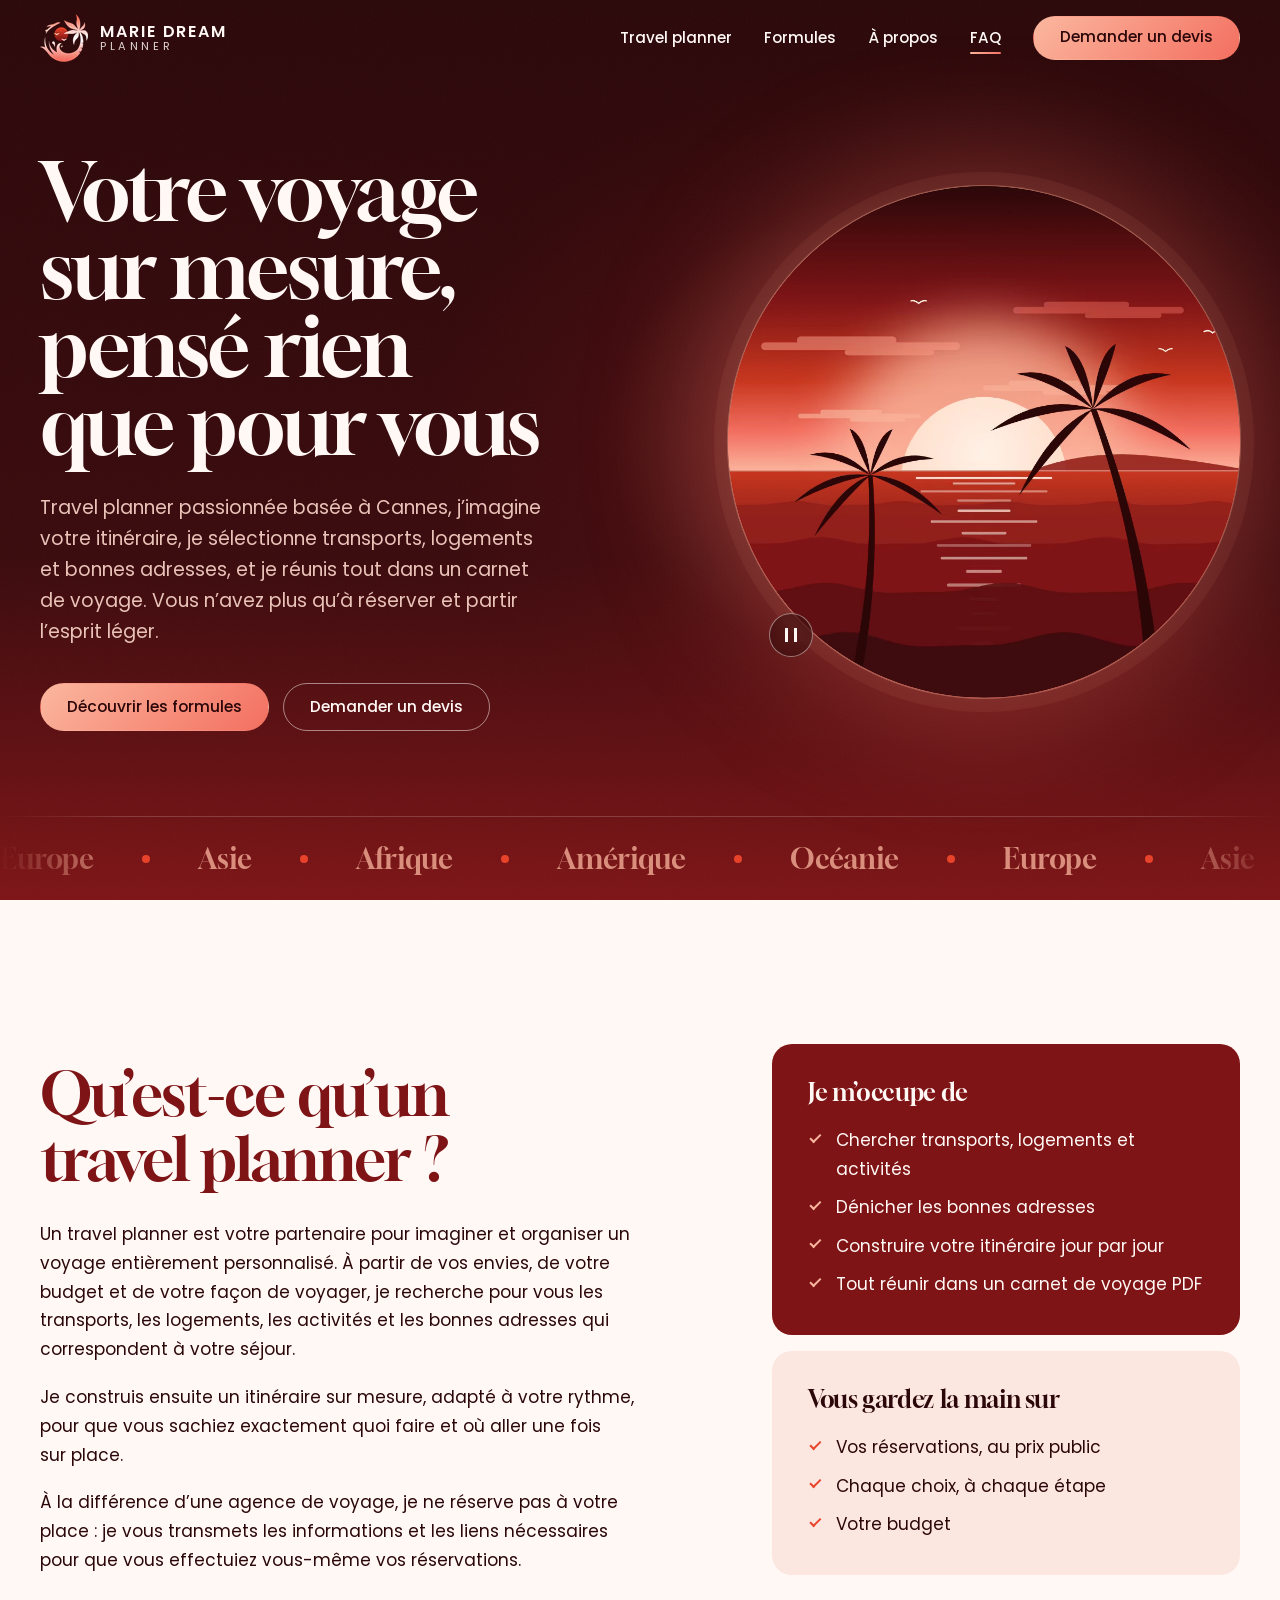
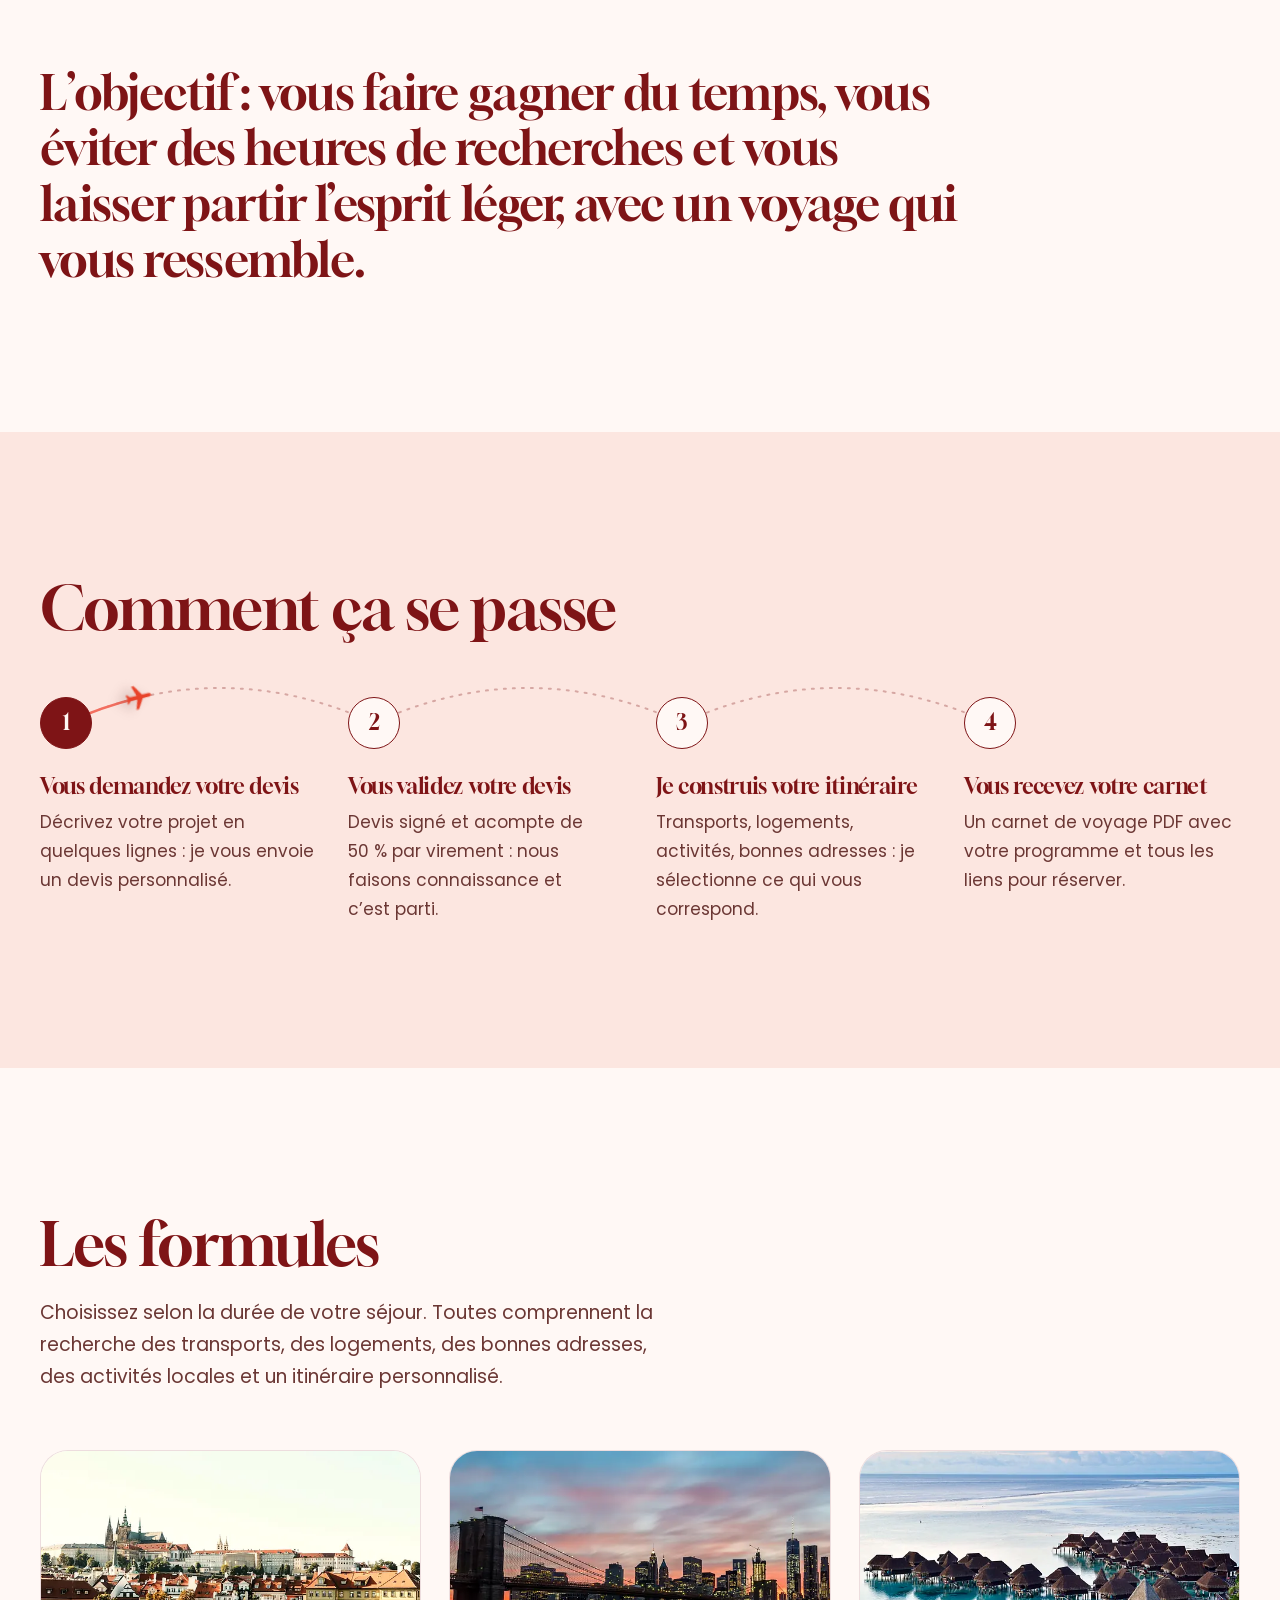
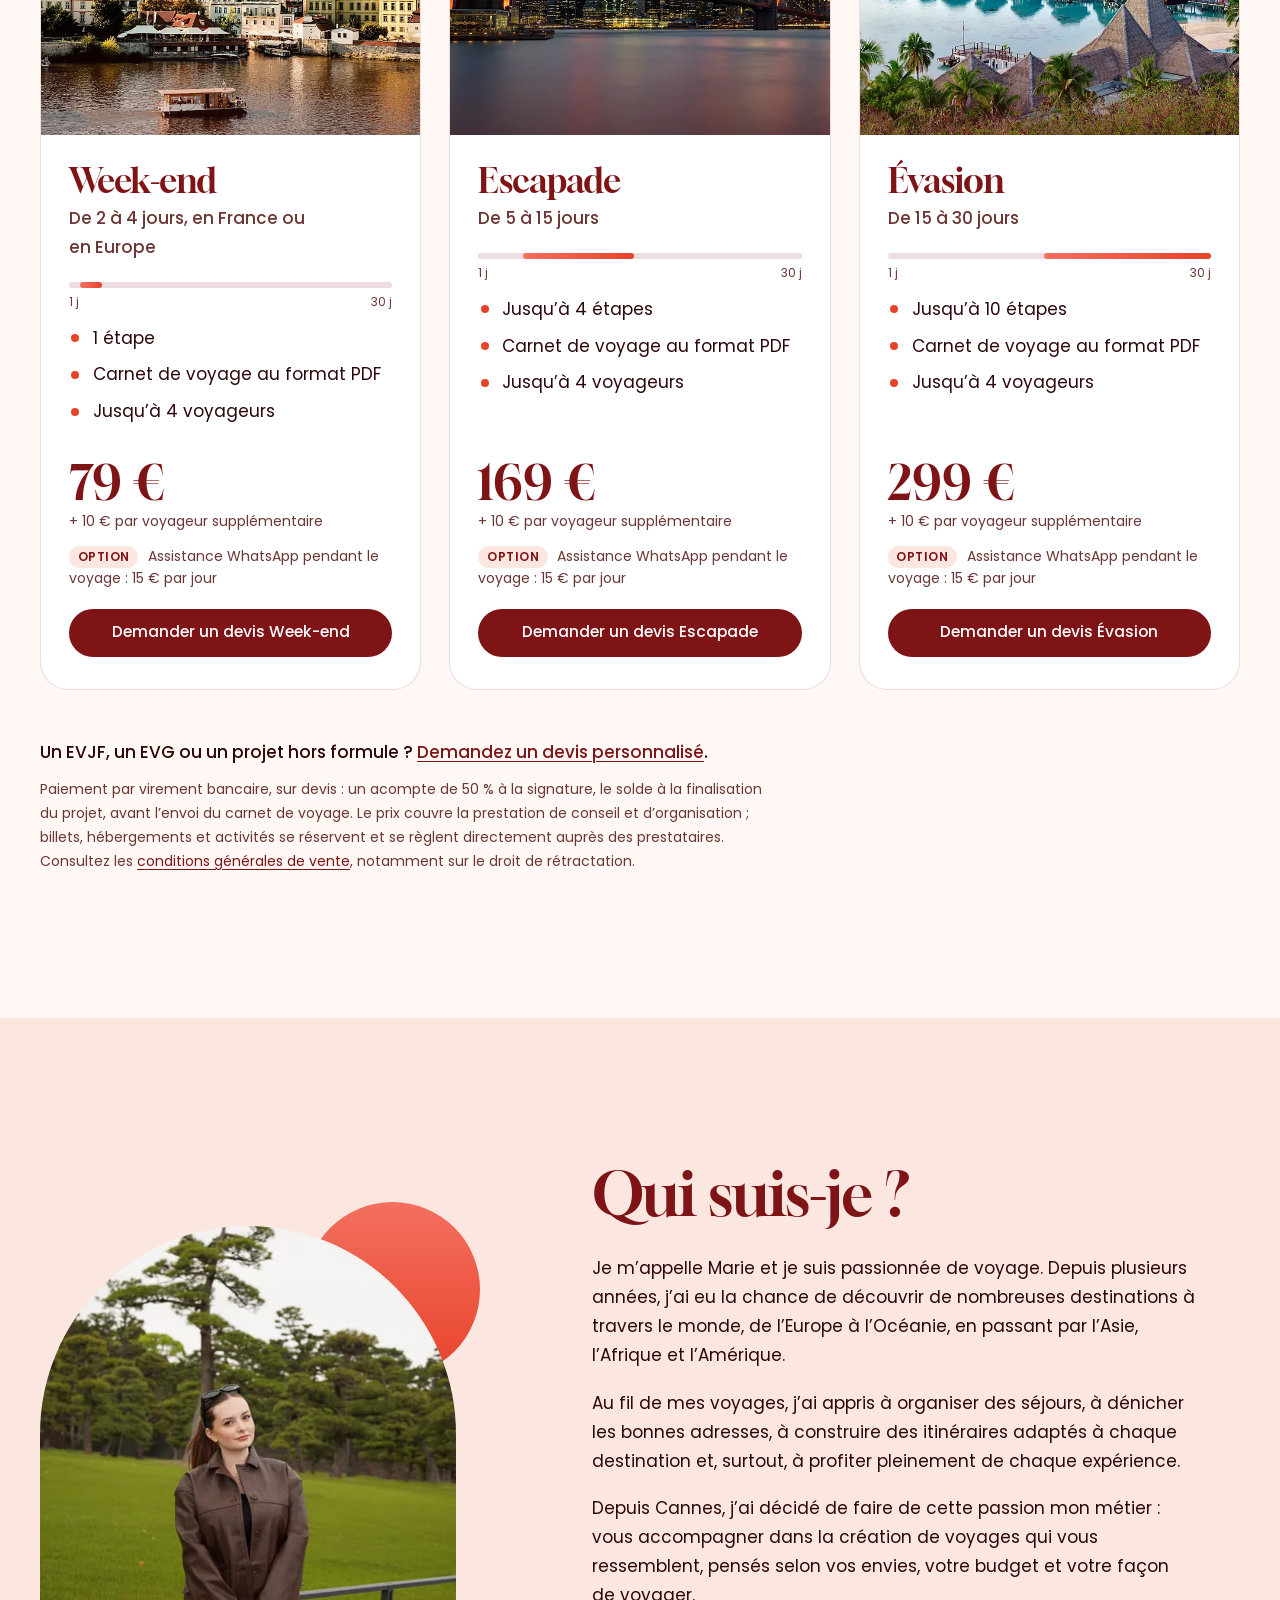
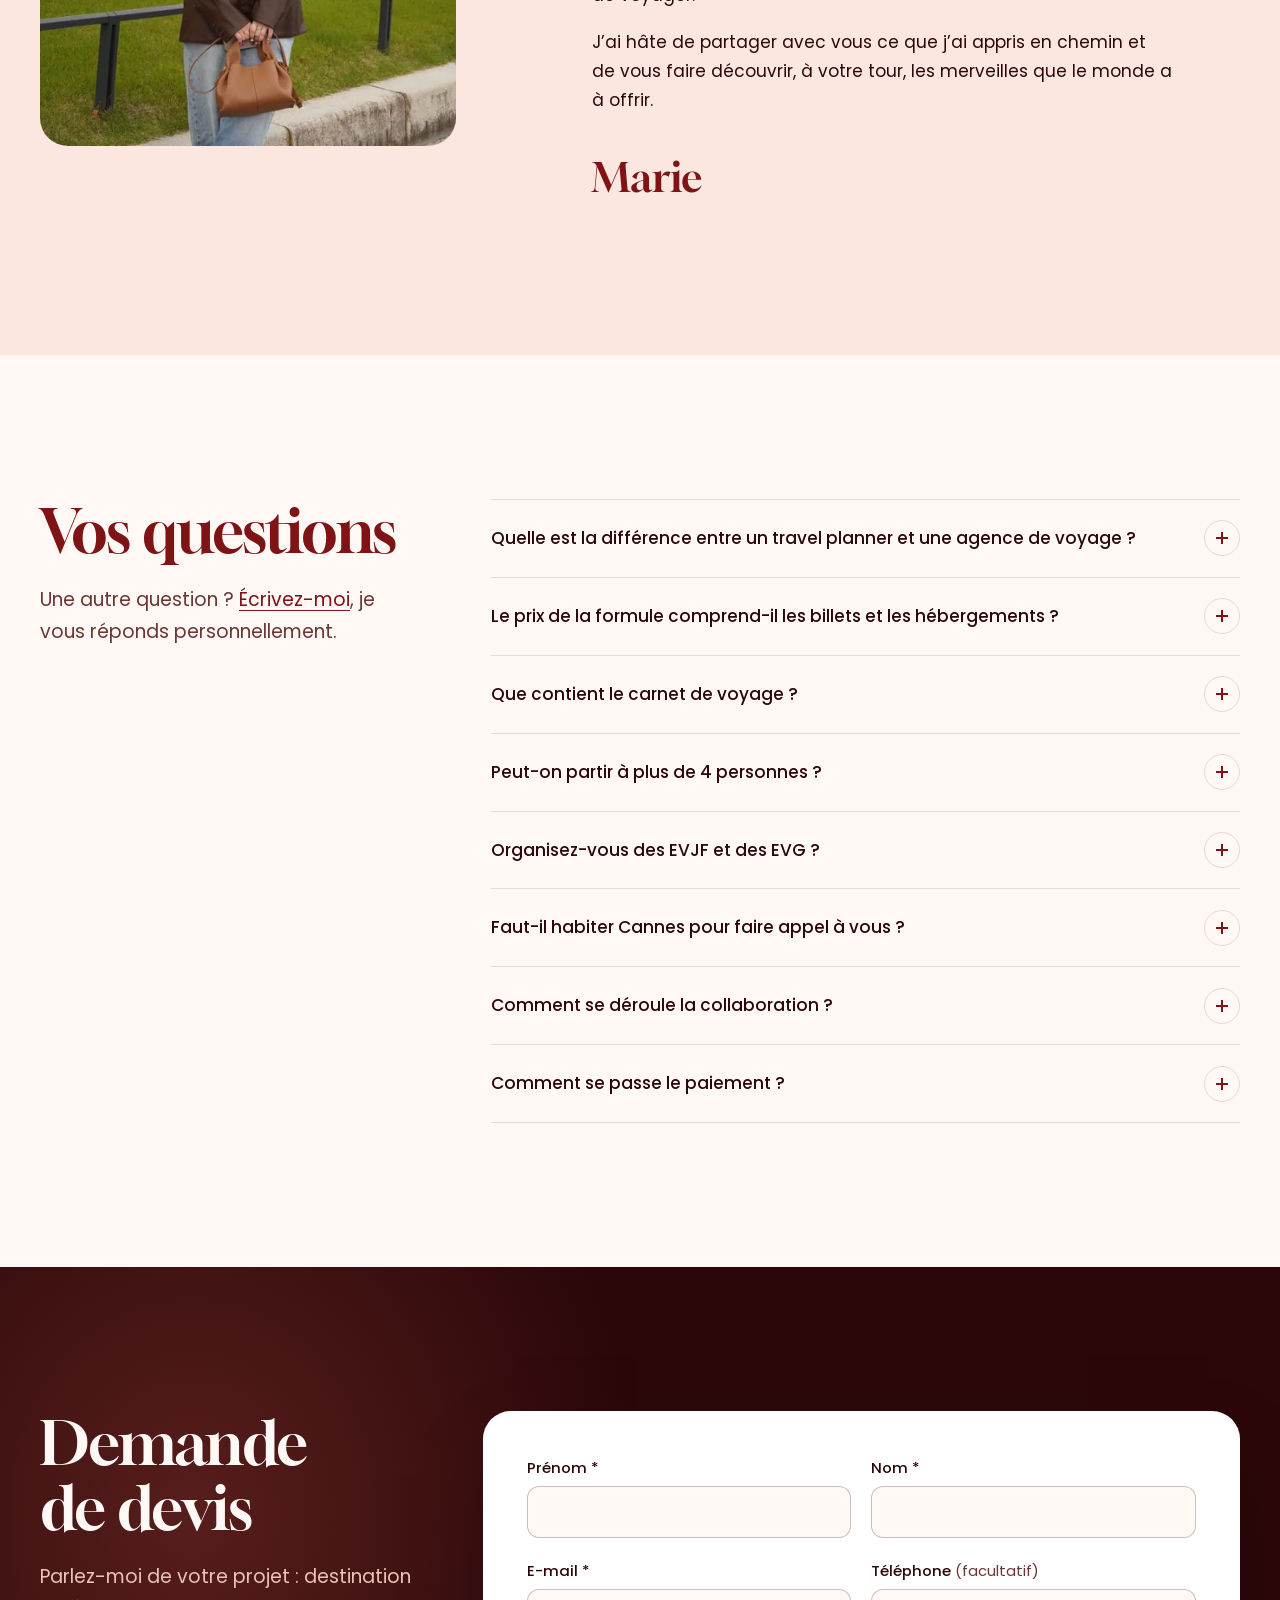
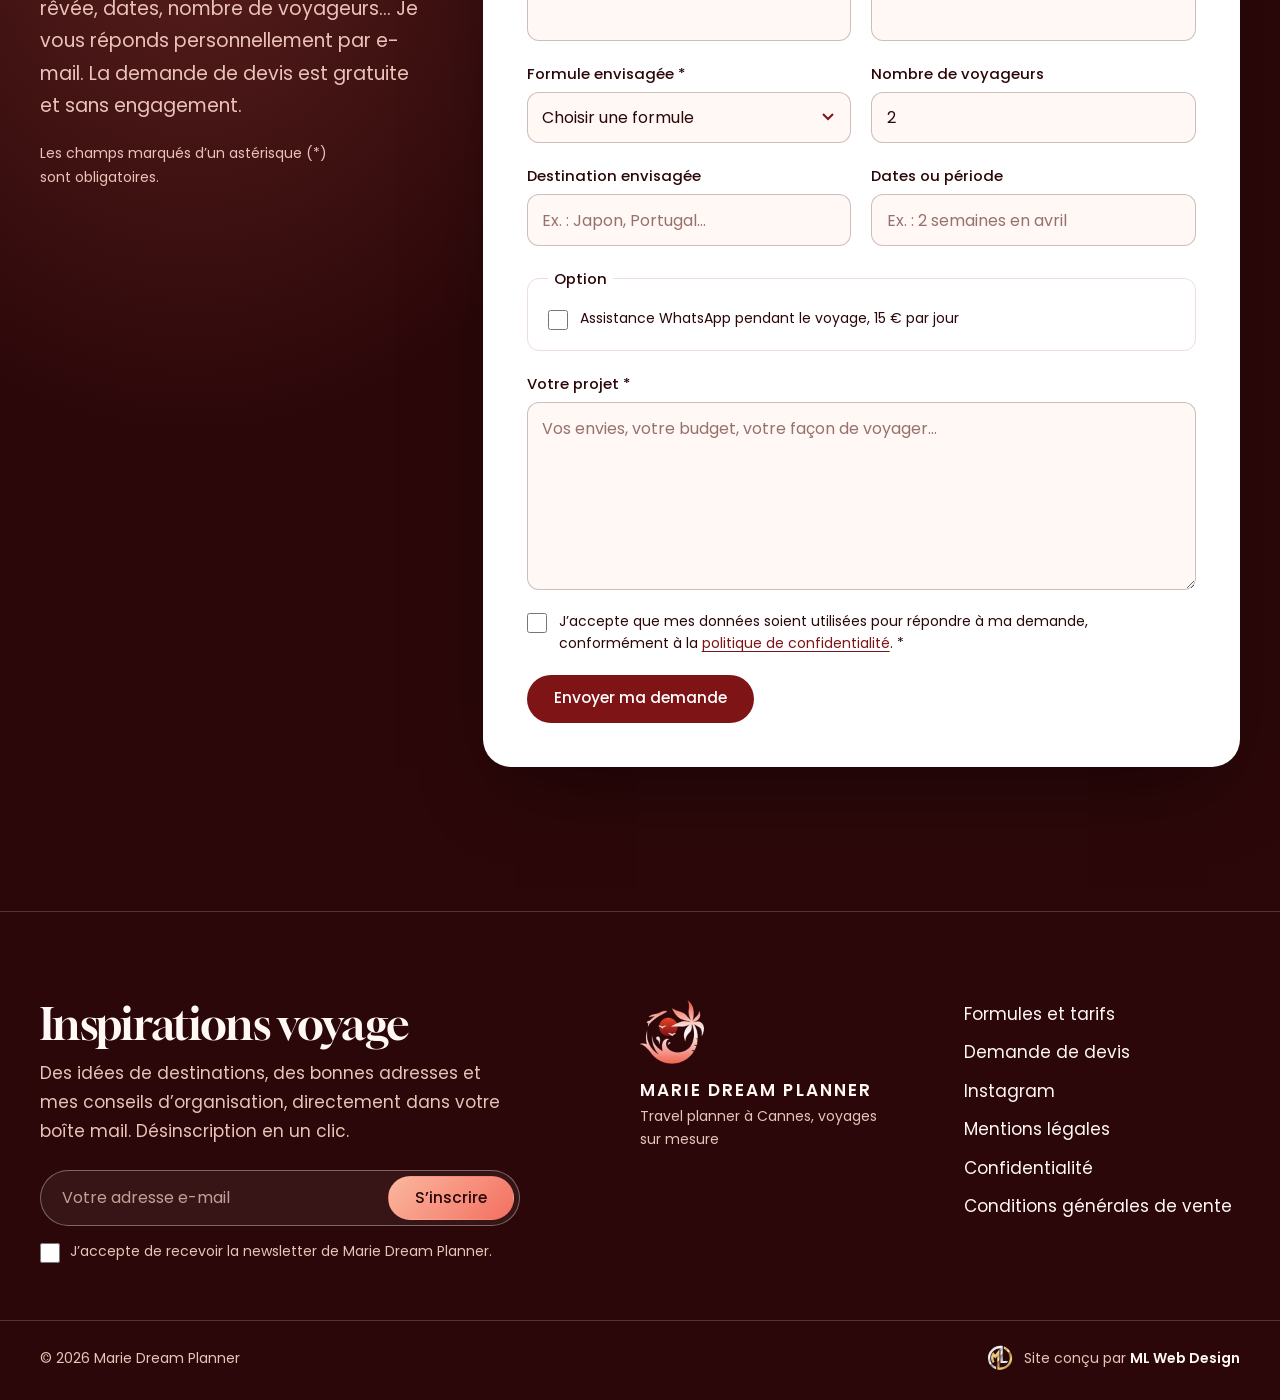
<file: index.html>
<!DOCTYPE html>
<html lang="fr">
<head>
  <!-- ==========================================================
       Marie Dream Planner — Showcase website
       One-page site: home, formulas, about, FAQ, quote request.
       Canonical domain: https://www.mariedreamplanner.fr
       (to change it, search and replace across public/).
       ========================================================== -->
  <meta charset="utf-8">
  <meta name="viewport" content="width=device-width, initial-scale=1">

  <!-- SEO: title (~55 characters) and description (~155 characters) -->
  <title>Travel planner à Cannes, voyage sur mesure | Marie Dream Planner</title>
  <meta name="description" content="Travel planner basée à Cannes, Marie organise votre voyage sur mesure : itinéraire personnalisé, transports, logements et bonnes adresses. Dès 79 €.">
  <link rel="canonical" href="https://www.mariedreamplanner.fr/">
  <meta name="robots" content="index, follow, max-image-preview:large">
  <meta name="author" content="Marie — Marie Dream Planner">
  <meta name="theme-color" content="#7e1416">
  <meta name="color-scheme" content="light">

  <!-- Open Graph (Facebook, LinkedIn, WhatsApp…) -->
  <meta property="og:type" content="website">
  <meta property="og:locale" content="fr_FR">
  <meta property="og:site_name" content="Marie Dream Planner">
  <meta property="og:title" content="Marie Dream Planner — Travel planner à Cannes, voyage sur mesure">
  <meta property="og:description" content="Itinéraire personnalisé, transports, logements et bonnes adresses : votre voyage pensé rien que pour vous, dès 79 €.">
  <meta property="og:url" content="https://www.mariedreamplanner.fr/">
  <meta property="og:image" content="https://www.mariedreamplanner.fr/assets/img/og-image.jpg">
  <meta property="og:image:width" content="1200">
  <meta property="og:image:height" content="630">
  <meta property="og:image:alt" content="Logo Marie Dream Planner : soleil couchant, vague et palmier">

  <!-- Twitter / X card -->
  <meta name="twitter:card" content="summary_large_image">
  <meta name="twitter:title" content="Marie Dream Planner — Travel planner à Cannes, voyage sur mesure">
  <meta name="twitter:description" content="Votre voyage sur mesure, organisé par une travel planner passionnée basée à Cannes. Dès 79 €.">
  <meta name="twitter:image" content="https://www.mariedreamplanner.fr/assets/img/og-image.jpg">

  <!-- Icons & web app manifest -->
  <link rel="icon" href="/assets/icons/favicon.ico" sizes="48x48">
  <link rel="icon" href="/assets/icons/favicon-32.png" type="image/png" sizes="32x32">
  <link rel="apple-touch-icon" href="/assets/icons/apple-touch-icon.png">
  <link rel="manifest" href="/site.webmanifest">

  <!-- Performance: preload the self-hosted fonts (GDPR: no request to Google Fonts) -->
  <link rel="preload" href="assets/fonts/gloock-latin-400-normal.woff2" as="font" type="font/woff2" crossorigin>
  <link rel="preload" href="assets/fonts/poppins-latin-400-normal.woff2" as="font" type="font/woff2" crossorigin>

  <link rel="preload" as="image" type="image/webp" fetchpriority="high" href="assets/media/hero-poster-960.webp"
        imagesrcset="assets/media/hero-poster-640.webp 640w, assets/media/hero-poster-960.webp 960w, assets/media/hero-poster-1280.webp 1280w"
        imagesizes="(min-width: 56.25em) min(40vw, 34rem), min(60vw, 17rem)">
  <link rel="stylesheet" href="assets/css/styles.css">

  <!-- Structured data (schema.org): business, offers, founder, FAQ, website -->
  <script type="application/ld+json">
  {
    "@context": "https://schema.org",
    "@graph": [
      {
        "@type": "WebSite",
        "@id": "https://www.mariedreamplanner.fr/#website",
        "url": "https://www.mariedreamplanner.fr/",
        "name": "Marie Dream Planner",
        "inLanguage": "fr-FR",
        "publisher": { "@id": "https://www.mariedreamplanner.fr/#business" },
        "creator": { "@type": "Organization", "name": "ML Web Design" }
      },
      {
        "@type": "ProfessionalService",
        "@id": "https://www.mariedreamplanner.fr/#business",
        "name": "Marie Dream Planner",
        "identifier": { "@type": "PropertyValue", "propertyID": "SIRET", "value": "10629688200017" },
        "description": "Travel planner basée à Cannes : organisation de voyages sur mesure, itinéraires personnalisés et carnets de voyage.",
        "url": "https://www.mariedreamplanner.fr/",
        "email": "contact@mariedreamplanner.fr",
        "sameAs": ["https://www.instagram.com/mariedreamplanner/"],
        "logo": "https://www.mariedreamplanner.fr/assets/icons/icon-512.png",
        "image": "https://www.mariedreamplanner.fr/assets/img/og-image.jpg",
        "priceRange": "79 € – 299 €",
        "currenciesAccepted": "EUR",
        "paymentAccepted": "Virement bancaire",
        "address": {
          "@type": "PostalAddress",
          "streetAddress": "76 avenue Franklin Roosevelt",
          "postalCode": "06110",
          "addressLocality": "Le Cannet",
          "addressRegion": "Provence-Alpes-Côte d’Azur",
          "addressCountry": "FR"
        },
        "areaServed": [
          { "@type": "City", "name": "Cannes" },
          { "@type": "City", "name": "Le Cannet" },
          { "@type": "AdministrativeArea", "name": "Alpes-Maritimes" },
          { "@type": "Country", "name": "France" }
        ],
        "knowsLanguage": "fr",
        "founder": { "@id": "https://www.mariedreamplanner.fr/#marie" },
        "hasOfferCatalog": {
          "@type": "OfferCatalog",
          "name": "Formules d’organisation de voyage",
          "itemListElement": [
            {
              "@type": "Offer",
              "name": "Formule Week-end",
              "description": "Voyage de 2 à 4 jours en France ou en Europe, 1 étape, carnet de voyage PDF, jusqu’à 4 personnes.",
              "price": "79",
              "priceCurrency": "EUR",
              "url": "https://www.mariedreamplanner.fr/#formules"
            },
            {
              "@type": "Offer",
              "name": "Formule Escapade",
              "description": "Voyage de 5 à 15 jours, jusqu’à 4 étapes, carnet de voyage PDF, jusqu’à 4 personnes.",
              "price": "169",
              "priceCurrency": "EUR",
              "url": "https://www.mariedreamplanner.fr/#formules"
            },
            {
              "@type": "Offer",
              "name": "Formule Évasion",
              "description": "Voyage de 15 à 30 jours, jusqu’à 10 étapes, carnet de voyage PDF, jusqu’à 4 personnes.",
              "price": "299",
              "priceCurrency": "EUR",
              "url": "https://www.mariedreamplanner.fr/#formules"
            },
            {
              "@type": "Offer",
              "name": "Option assistance WhatsApp pendant le voyage",
              "description": "Conseils et informations par WhatsApp pendant le voyage, en complément d’une formule.",
              "priceSpecification": {
                "@type": "UnitPriceSpecification",
                "price": "15",
                "priceCurrency": "EUR",
                "unitText": "jour"
              },
              "url": "https://www.mariedreamplanner.fr/#formules"
            }
          ]
        }
      },
      {
        "@type": "Person",
        "@id": "https://www.mariedreamplanner.fr/#marie",
        "name": "Marie Binz",
        "givenName": "Marie",
        "familyName": "Binz",
        "jobTitle": "Travel planner",
        "image": "https://www.mariedreamplanner.fr/assets/img/marie-travel-planner-800.jpg",
        "worksFor": { "@id": "https://www.mariedreamplanner.fr/#business" }
      },
      {
        "@type": "FAQPage",
        "@id": "https://www.mariedreamplanner.fr/#faq",
        "mainEntity": [
          {
            "@type": "Question",
            "name": "Quelle est la différence entre un travel planner et une agence de voyage ?",
            "acceptedAnswer": { "@type": "Answer", "text": "Une agence vend un voyage et réserve à votre place. En tant que travel planner, je conçois votre voyage sur mesure et vous transmets toutes les informations et liens nécessaires : vous réservez vous-même, au prix public, en gardant la main sur chaque choix." }
          },
          {
            "@type": "Question",
            "name": "Le prix de la formule comprend-il les billets et les hébergements ?",
            "acceptedAnswer": { "@type": "Answer", "text": "Non. Le prix de la formule rémunère la recherche et l’organisation de votre voyage. Les transports, hébergements et activités restent à réserver et à régler directement auprès des prestataires, grâce aux liens fournis dans votre carnet." }
          },
          {
            "@type": "Question",
            "name": "Que contient le carnet de voyage ?",
            "acceptedAnswer": { "@type": "Answer", "text": "Votre carnet de voyage au format PDF rassemble votre itinéraire jour par jour, les transports et logements sélectionnés, les activités et bonnes adresses, ainsi que les liens pour tout réserver." }
          },
          {
            "@type": "Question",
            "name": "Peut-on partir à plus de 4 personnes ?",
            "acceptedAnswer": { "@type": "Answer", "text": "Oui. Chaque formule inclut jusqu’à 4 voyageurs ; chaque personne supplémentaire est facturée 10 €." }
          },
          {
            "@type": "Question",
            "name": "Organisez-vous des EVJF et des EVG ?",
            "acceptedAnswer": { "@type": "Answer", "text": "Oui, les enterrements de vie de jeune fille et de garçon sont organisés sur devis, selon le nombre de participants, la destination et les activités souhaitées." }
          },
          {
            "@type": "Question",
            "name": "Faut-il habiter Cannes pour faire appel à vous ?",
            "acceptedAnswer": { "@type": "Answer", "text": "Non. Je suis basée à Cannes, mais tout l’accompagnement se fait à distance : où que vous habitiez en France, vous pouvez me confier l’organisation de votre voyage." }
          },
          {
            "@type": "Question",
            "name": "Comment se déroule la collaboration ?",
            "acceptedAnswer": { "@type": "Answer", "text": "Vous décrivez votre projet via le formulaire et recevez un devis personnalisé. Une fois le devis signé et l’acompte de 50 % versé par virement, nous échangeons sur vos envies, votre budget et votre rythme. Je construis ensuite votre itinéraire et vous envoie votre carnet de voyage." }
          },
          {
            "@type": "Question",
            "name": "Comment se passe le paiement ?",
            "acceptedAnswer": { "@type": "Answer", "text": "Par virement bancaire, sur devis. Un acompte de 50 % est versé à la signature du devis ; le solde est réglé à la finalisation du projet, et votre carnet de voyage vous est envoyé dès réception du paiement complet. Aucun paiement n’est demandé sur le site." }
          }
        ]
      }
    ]
  }
  </script>

  <script src="assets/js/config.js" defer></script>
  <script src="assets/js/main.js" defer></script>
</head>

<body>
  <!-- Skip link (keyboard and screen reader accessibility) -->
  <a class="skip-link" href="#main">Aller au contenu</a>

  <!-- ========================= HEADER ========================= -->
  <header class="site-header" id="siteHeader" data-state="transparent">
    <div class="site-header__inner container">
      <a class="brand" href="#accueil" aria-label="Marie Dream Planner, retour à l’accueil">
        <picture>
          <source type="image/webp" srcset="assets/img/logo-emblem-48.webp 1x, assets/img/logo-emblem-96.webp 2x">
          <img class="brand__emblem" src="assets/img/logo-emblem-48.png" srcset="assets/img/logo-emblem-96.png 2x" alt="" width="48" height="48">
        </picture>
        <span class="brand__name">Marie Dream <span class="brand__sub">Planner</span></span>
      </a>

      <button class="nav-toggle" id="navToggle" type="button" aria-expanded="false" aria-controls="primaryNav">
        <span class="nav-toggle__bar" aria-hidden="true"></span>
        <span class="visually-hidden">Ouvrir le menu</span>
      </button>

      <nav class="primary-nav" id="primaryNav" aria-label="Navigation principale">
        <ul class="primary-nav__list">
          <li><a class="primary-nav__link" href="#travel-planner">Travel planner</a></li>
          <li><a class="primary-nav__link" href="#formules">Formules</a></li>
          <li><a class="primary-nav__link" href="#a-propos">À propos</a></li>
          <li><a class="primary-nav__link" href="#faq">FAQ</a></li>
          <li><a class="button button--sun primary-nav__cta" href="#devis">Demander un devis</a></li>
        </ul>
      </nav>
    </div>
  </header>

  <main id="main">

    <!-- ========================= HERO =========================
         The logo's sun becomes a window onto travel: the video plays inside a
         disc that rises over the horizon on load. Muted, looping video with a
         pause button (WCAG 2.2.2), never loaded when the visitor prefers
         reduced motion or reduced data usage (see main.js). -->
    <section class="hero" id="accueil" aria-labelledby="heroTitle">
      <div class="hero__inner container">
        <div class="hero__text">
          <h1 class="hero__title" id="heroTitle">
            <span class="hero__line"><span>Votre voyage</span></span>
            <span class="hero__line"><span>sur mesure,</span></span>
            <span class="hero__line"><span>pensé rien</span></span>
            <span class="hero__line"><span>que pour vous</span></span>
          </h1>
          <p class="hero__lead">Travel planner passionnée basée à Cannes, j’imagine votre itinéraire, je sélectionne transports, logements et bonnes adresses, et je réunis tout dans un carnet de voyage. Vous n’avez plus qu’à réserver et partir l’esprit léger.</p>
          <div class="hero__actions">
            <a class="button button--sun" href="#formules">Découvrir les formules</a>
            <a class="button button--ghost" href="#devis">Demander un devis</a>
          </div>
        </div>

        <div class="hero__sun">
          <div class="hero__disc" id="heroDisc">
            <!-- Responsive poster (shown until the video plays) -->
            <picture>
              <source type="image/webp" sizes="(min-width: 56.25em) min(40vw, 34rem), min(60vw, 17rem)"
                      srcset="assets/media/hero-poster-640.webp 640w, assets/media/hero-poster-960.webp 960w, assets/media/hero-poster-1280.webp 1280w">
              <img class="hero__poster" src="assets/media/hero-poster-960.jpg" alt="" width="960" height="960" fetchpriority="high" decoding="async">
            </picture>
            <video class="hero__video" id="heroVideo" muted loop playsinline preload="none" aria-hidden="true"
                   data-sources='[{"src":"assets/media/hero.webm","type":"video/webm"},{"src":"assets/media/hero.mp4","type":"video/mp4"}]'>
            </video>
          </div>
          <button class="hero__video-toggle" id="heroVideoToggle" type="button" data-state="playing" hidden>
            <span class="hero__video-icon" aria-hidden="true"></span>
            <span class="visually-hidden" data-label>Mettre la vidéo en pause</span>
          </button>
        </div>
      </div>

      <!-- Decorative marquee: the continents mentioned in Marie's introduction -->
      <div class="marquee" aria-hidden="true">
        <div class="marquee__track">
          <span>Europe</span><span>Asie</span><span>Afrique</span><span>Amérique</span><span>Océanie</span>
          <span>Europe</span><span>Asie</span><span>Afrique</span><span>Amérique</span><span>Océanie</span>
          <span>Europe</span><span>Asie</span><span>Afrique</span><span>Amérique</span><span>Océanie</span>
          <span>Europe</span><span>Asie</span><span>Afrique</span><span>Amérique</span><span>Océanie</span>
        </div>
      </div>
    </section>

    <!-- ========================= WHAT IS A TRAVEL PLANNER ========================= -->
    <section class="section intro" id="travel-planner" aria-labelledby="introTitle">
      <div class="container">
        <div class="intro__grid">
          <div class="intro__body">
            <h2 class="section__title" id="introTitle">Qu’est-ce qu’un travel planner&nbsp;?</h2>
            <div class="prose">
              <p>Un travel planner est votre partenaire pour imaginer et organiser un voyage entièrement personnalisé. À partir de vos envies, de votre budget et de votre façon de voyager, je recherche pour vous les transports, les logements, les activités et les bonnes adresses qui correspondent à votre séjour.</p>
              <p>Je construis ensuite un itinéraire sur mesure, adapté à votre rythme, pour que vous sachiez exactement quoi faire et où aller une fois sur place.</p>
              <p>À la différence d’une agence de voyage, je ne réserve pas à votre place&nbsp;: je vous transmets les informations et les liens nécessaires pour que vous effectuiez vous-même vos réservations.</p>
            </div>
          </div>

          <!-- Split of responsibilities: the key information about the job, side by side -->
          <div class="roles">
            <div class="roles__card roles__card--marie">
              <h3 class="roles__title">Je m’occupe de</h3>
              <ul class="roles__list">
                <li>Chercher transports, logements et activités</li>
                <li>Dénicher les bonnes adresses</li>
                <li>Construire votre itinéraire jour par jour</li>
                <li>Tout réunir dans un carnet de voyage PDF</li>
              </ul>
            </div>
            <div class="roles__card roles__card--you">
              <h3 class="roles__title">Vous gardez la main sur</h3>
              <ul class="roles__list">
                <li>Vos réservations, au prix public</li>
                <li>Chaque choix, à chaque étape</li>
                <li>Votre budget</li>
              </ul>
            </div>
          </div>
        </div>

        <p class="intro__goal">L’objectif&nbsp;: vous faire gagner du temps, vous éviter des heures de recherches et vous laisser partir l’esprit léger, avec un voyage qui vous ressemble.</p>
      </div>
    </section>

    <!-- ========================= STEPS (a real sequence, hence the numbering) =========================
         A plane flies from step to step when the section comes into view (once, see main.js). -->
    <section class="section steps" aria-labelledby="stepsTitle">
      <div class="container">
        <h2 class="section__title" id="stepsTitle">Comment ça se passe</h2>
        <div class="steps__route" id="stepsRoute">
          <svg class="steps__plane" viewBox="0 0 24 24" aria-hidden="true" focusable="false">
            <path d="M21 16v-2l-8-5V3.5a1.5 1.5 0 0 0-3 0V9l-8 5v2l8-2.5V19l-2 1.5V22l3.5-1 3.5 1v-1.5L13 19v-5.5z"/>
          </svg>
          <ol class="steps__list">
            <li class="step">
              <h3 class="step__title">Vous demandez votre devis</h3>
              <p class="step__text">Décrivez votre projet en quelques lignes&nbsp;: je vous envoie un devis personnalisé.</p>
            </li>
            <li class="step">
              <h3 class="step__title">Vous validez votre devis</h3>
              <p class="step__text">Devis signé et acompte de 50&nbsp;% par virement&nbsp;: nous faisons connaissance et c’est parti.</p>
            </li>
            <li class="step">
              <h3 class="step__title">Je construis votre itinéraire</h3>
              <p class="step__text">Transports, logements, activités, bonnes adresses&nbsp;: je sélectionne ce qui vous correspond.</p>
            </li>
            <li class="step">
              <h3 class="step__title">Vous recevez votre carnet</h3>
              <p class="step__text">Un carnet de voyage PDF avec votre programme et tous les liens pour réserver.</p>
            </li>
          </ol>
        </div>
      </div>
    </section>

    <!-- ========================= FORMULAS =========================
         Pexels photos (credits in the legal notice), cropped to 4:3, retouched, served as responsive WebP.
         The gauge shows the covered duration range on a 30-day scale. -->
    <section class="section formulas" id="formules" aria-labelledby="formulasTitle">
      <div class="container">
        <div class="section__head">
          <h2 class="section__title" id="formulasTitle">Les formules</h2>
          <p class="section__lead">Choisissez selon la durée de votre séjour. Toutes comprennent la recherche des transports, des logements, des bonnes adresses, des activités locales et un itinéraire personnalisé.</p>
        </div>

        <div class="formulas__grid">
          <!-- Week-end formula -->
          <article class="offer" aria-labelledby="offerWeekendTitle">
            <figure class="offer__media">
              <picture>
                <source type="image/webp" sizes="(min-width: 960px) 360px, 92vw"
                        srcset="assets/media/formula-weekend-640.webp 640w, assets/media/formula-weekend-960.webp 960w, assets/media/formula-weekend-1280.webp 1280w">
                <img src="assets/media/formula-weekend-960.jpg" alt="Prague en fin de journée : bateau sur la Vltava, quais et château de Prague" width="960" height="720" loading="lazy" decoding="async">
              </picture>
            </figure>
            <div class="offer__body">
              <h3 class="offer__title" id="offerWeekendTitle">Week-end</h3>
              <p class="offer__duration">De 2 à 4 jours, en France ou en Europe</p>
              <div class="offer__range offer__range--short" role="img" aria-label="Durée couverte : de 2 à 4 jours, sur une échelle de 30 jours">
                <span class="offer__range-fill"></span>
              </div>
              <ul class="offer__features">
                <li>1 étape</li>
                <li>Carnet de voyage au format PDF</li>
                <li>Jusqu’à 4 voyageurs</li>
              </ul>
              <p class="offer__price"><span class="offer__amount">79&nbsp;€</span> <span class="offer__extra">+ 10&nbsp;€ par voyageur supplémentaire</span></p>
              <p class="offer__option"><span class="offer__option-tag">Option</span> Assistance WhatsApp pendant le voyage&nbsp;: 15&nbsp;€ par jour</p>
              <a class="button button--primary offer__cta" href="#devis" data-formula="Week-end">Demander un devis Week-end</a>
            </div>
          </article>

          <!-- Escapade formula -->
          <article class="offer" aria-labelledby="offerEscapadeTitle">
            <figure class="offer__media">
              <picture>
                <source type="image/webp" sizes="(min-width: 960px) 360px, 92vw"
                        srcset="assets/media/formula-escapade-640.webp 640w, assets/media/formula-escapade-960.webp 960w, assets/media/formula-escapade-1280.webp 1280w">
                <img src="assets/media/formula-escapade-960.jpg" alt="Le pont de Brooklyn et la skyline de Manhattan au coucher du soleil, à New York" width="960" height="720" loading="lazy" decoding="async">
              </picture>
            </figure>
            <div class="offer__body">
              <h3 class="offer__title" id="offerEscapadeTitle">Escapade</h3>
              <p class="offer__duration">De 5 à 15 jours</p>
              <div class="offer__range offer__range--medium" role="img" aria-label="Durée couverte : de 5 à 15 jours, sur une échelle de 30 jours">
                <span class="offer__range-fill"></span>
              </div>
              <ul class="offer__features">
                <li>Jusqu’à 4 étapes</li>
                <li>Carnet de voyage au format PDF</li>
                <li>Jusqu’à 4 voyageurs</li>
              </ul>
              <p class="offer__price"><span class="offer__amount">169&nbsp;€</span> <span class="offer__extra">+ 10&nbsp;€ par voyageur supplémentaire</span></p>
              <p class="offer__option"><span class="offer__option-tag">Option</span> Assistance WhatsApp pendant le voyage&nbsp;: 15&nbsp;€ par jour</p>
              <a class="button button--primary offer__cta" href="#devis" data-formula="Escapade">Demander un devis Escapade</a>
            </div>
          </article>

          <!-- Évasion formula -->
          <article class="offer" aria-labelledby="offerEvasionTitle">
            <figure class="offer__media">
              <picture>
                <source type="image/webp" sizes="(min-width: 960px) 360px, 92vw"
                        srcset="assets/media/formula-evasion-640.webp 640w, assets/media/formula-evasion-960.webp 960w, assets/media/formula-evasion-1280.webp 1280w">
                <img src="assets/media/formula-evasion-960.jpg" alt="Bungalows sur pilotis dans un lagon turquoise de Polynésie française, bordé de palmiers" width="960" height="720" loading="lazy" decoding="async">
              </picture>
            </figure>
            <div class="offer__body">
              <h3 class="offer__title" id="offerEvasionTitle">Évasion</h3>
              <p class="offer__duration">De 15 à 30 jours</p>
              <div class="offer__range offer__range--long" role="img" aria-label="Durée couverte : de 15 à 30 jours, sur une échelle de 30 jours">
                <span class="offer__range-fill"></span>
              </div>
              <ul class="offer__features">
                <li>Jusqu’à 10 étapes</li>
                <li>Carnet de voyage au format PDF</li>
                <li>Jusqu’à 4 voyageurs</li>
              </ul>
              <p class="offer__price"><span class="offer__amount">299&nbsp;€</span> <span class="offer__extra">+ 10&nbsp;€ par voyageur supplémentaire</span></p>
              <p class="offer__option"><span class="offer__option-tag">Option</span> Assistance WhatsApp pendant le voyage&nbsp;: 15&nbsp;€ par jour</p>
              <a class="button button--primary offer__cta" href="#devis" data-formula="Évasion">Demander un devis Évasion</a>
            </div>
          </article>
        </div>

        <div class="formulas__notes">
          <p class="formulas__custom">Un EVJF, un EVG ou un projet hors formule&nbsp;? <a href="#devis" data-formula="EVJF / EVG">Demandez un devis personnalisé</a>.</p>
          <p class="formulas__secure">Paiement par virement bancaire, sur devis&nbsp;: un acompte de 50&nbsp;% à la signature, le solde à la finalisation du projet, avant l’envoi du carnet de voyage. Le prix couvre la prestation de conseil et d’organisation&nbsp;; billets, hébergements et activités se réservent et se règlent directement auprès des prestataires. Consultez les <a href="/cgv">conditions générales de vente</a>, notamment sur le droit de rétractation.</p>
        </div>
      </div>
    </section>

    <!-- ========================= ABOUT ========================= -->
    <section class="section about" id="a-propos" aria-labelledby="aboutTitle">
      <div class="container about__grid">
        <figure class="about__portrait">
          <picture>
            <source type="image/webp"
                    srcset="assets/img/marie-travel-planner-480.webp 480w,
                            assets/img/marie-travel-planner-800.webp 800w,
                            assets/img/marie-travel-planner-1200.webp 1200w"
                    sizes="(min-width: 960px) 420px, 88vw">
            <img src="assets/img/marie-travel-planner-800.jpg"
                 alt="Marie, travel planner et fondatrice de Marie Dream Planner, en voyage devant un jardin de pins"
                 width="800" height="1000" loading="lazy" decoding="async">
          </picture>
        </figure>

        <div class="about__body">
          <h2 class="section__title" id="aboutTitle">Qui suis-je&nbsp;?</h2>
          <div class="prose">
            <p>Je m’appelle Marie et je suis passionnée de voyage. Depuis plusieurs années, j’ai eu la chance de découvrir de nombreuses destinations à travers le monde, de l’Europe à l’Océanie, en passant par l’Asie, l’Afrique et l’Amérique.</p>
            <p>Au fil de mes voyages, j’ai appris à organiser des séjours, à dénicher les bonnes adresses, à construire des itinéraires adaptés à chaque destination et, surtout, à profiter pleinement de chaque expérience.</p>
            <p>Depuis Cannes, j’ai décidé de faire de cette passion mon métier&nbsp;: vous accompagner dans la création de voyages qui vous ressemblent, pensés selon vos envies, votre budget et votre façon de voyager.</p>
            <p>J’ai hâte de partager avec vous ce que j’ai appris en chemin et de vous faire découvrir, à votre tour, les merveilles que le monde a à offrir.</p>
          </div>
          <p class="about__signature">Marie</p>
        </div>
      </div>
    </section>

    <!-- ========================= FAQ (native <details> accordions, opening animated in CSS) ========================= -->
    <section class="section faq" id="faq" aria-labelledby="faqTitle">
      <div class="container faq__grid">
        <div class="faq__intro">
          <h2 class="section__title" id="faqTitle">Vos questions</h2>
          <p class="section__lead">Une autre question&nbsp;? <a href="#devis">Écrivez-moi</a>, je vous réponds personnellement.</p>
        </div>
        <div class="faq__list">
          <details class="faq__item">
            <summary class="faq__question">Quelle est la différence entre un travel planner et une agence de voyage&nbsp;?</summary>
            <div class="faq__answer"><p>Une agence vend un voyage et réserve à votre place. En tant que travel planner, je conçois votre voyage sur mesure et vous transmets toutes les informations et liens nécessaires&nbsp;: vous réservez vous-même, au prix public, en gardant la main sur chaque choix.</p></div>
          </details>
          <details class="faq__item">
            <summary class="faq__question">Le prix de la formule comprend-il les billets et les hébergements&nbsp;?</summary>
            <div class="faq__answer"><p>Non. Le prix de la formule rémunère la recherche et l’organisation de votre voyage. Les transports, hébergements et activités restent à réserver et à régler directement auprès des prestataires, grâce aux liens fournis dans votre carnet.</p></div>
          </details>
          <details class="faq__item">
            <summary class="faq__question">Que contient le carnet de voyage&nbsp;?</summary>
            <div class="faq__answer"><p>Votre carnet de voyage au format PDF rassemble votre itinéraire jour par jour, les transports et logements sélectionnés, les activités et bonnes adresses, ainsi que les liens pour tout réserver.</p></div>
          </details>
          <details class="faq__item">
            <summary class="faq__question">Peut-on partir à plus de 4 personnes&nbsp;?</summary>
            <div class="faq__answer"><p>Oui. Chaque formule inclut jusqu’à 4 voyageurs&nbsp;; chaque personne supplémentaire est facturée 10&nbsp;€.</p></div>
          </details>
          <details class="faq__item">
            <summary class="faq__question">Organisez-vous des EVJF et des EVG&nbsp;?</summary>
            <div class="faq__answer"><p>Oui, les enterrements de vie de jeune fille et de garçon sont organisés sur devis, selon le nombre de participants, la destination et les activités souhaitées. <a href="#devis" data-formula="EVJF / EVG">Demander un devis</a>.</p></div>
          </details>
          <details class="faq__item">
            <summary class="faq__question">Faut-il habiter Cannes pour faire appel à vous&nbsp;?</summary>
            <div class="faq__answer"><p>Non. Je suis basée à Cannes, mais tout l’accompagnement se fait à distance&nbsp;: où que vous habitiez en France, vous pouvez me confier l’organisation de votre voyage.</p></div>
          </details>
          <details class="faq__item">
            <summary class="faq__question">Comment se déroule la collaboration&nbsp;?</summary>
            <div class="faq__answer"><p>Vous décrivez votre projet via le formulaire et recevez un devis personnalisé. Une fois le devis signé et l’acompte de 50 % versé par virement, nous échangeons sur vos envies, votre budget et votre rythme. Je construis ensuite votre itinéraire et vous envoie votre carnet de voyage.</p></div>
          </details>
          <details class="faq__item">
            <summary class="faq__question">Comment se passe le paiement&nbsp;?</summary>
            <div class="faq__answer"><p>Par virement bancaire, sur devis. Un acompte de 50&nbsp;% est versé à la signature du devis&nbsp;; le solde est réglé à la finalisation du projet, et votre carnet de voyage vous est envoyé dès réception du paiement complet. Aucun paiement n’est demandé sur le site.</p></div>
          </details>
        </div>
      </div>
    </section>

    <!-- ========================= QUOTE REQUEST =========================
         Email delivery without a backend (FormSubmit by default, see assets/js/config.js).
         On submit, the browser builds the prefilled Word quote and attaches it to the
         email (hidden "attachment" file input). If generation fails, the request is
         still sent, without attachment. Without JavaScript: classic POST, no quote. -->
    <section class="section quote" id="devis" aria-labelledby="quoteTitle">
      <div class="container quote__grid">
        <div class="quote__intro">
          <h2 class="section__title" id="quoteTitle">Demande de devis</h2>
          <p class="section__lead">Parlez-moi de votre projet&nbsp;: destination rêvée, dates, nombre de voyageurs… Je vous réponds personnellement par e-mail. La demande de devis est gratuite et sans engagement.</p>
          <p class="quote__hint">Les champs marqués d’un astérisque (*) sont obligatoires.</p>
        </div>

        <!-- action: FormSubmit alias, identical to formEndpoint in config.js (used when JavaScript
             is unavailable). Never the email address itself: this repository is public. -->
        <form class="form quote__form" id="quoteForm" action="https://formsubmit.co/VOTRE-ALIAS-FORMSUBMIT" method="POST" enctype="multipart/form-data" novalidate>
          <!-- FormSubmit technical fields (adapted by main.js when formProvider is "web3forms") -->
          <input type="hidden" name="_subject" value="Nouvelle demande de devis — Marie Dream Planner" data-role="subject">
          <input type="hidden" name="_next" value="https://www.mariedreamplanner.fr/merci" data-role="redirect">
          <input type="hidden" name="_captcha" value="false">
          <input type="hidden" name="_template" value="table">
          <!-- Anti-spam honeypot: invisible to humans -->
          <input type="text" name="_honey" class="form__honeypot" tabindex="-1" autocomplete="off" aria-hidden="true" data-role="honeypot">
          <!-- Word quote generated on submit (filled by main.js, never by the visitor) -->
          <input type="file" name="attachment" id="quoteAttachment" class="form__honeypot" tabindex="-1" aria-hidden="true">

          <!-- `name` attributes are in French on purpose: they become the row labels of the email
               Marie receives. `id` attributes stay in camelCase for JavaScript and labels. -->
          <div class="form__row">
            <div class="form__field">
              <label class="form__label" for="firstName">Prénom *</label>
              <input class="form__input" id="firstName" name="Prénom" type="text" autocomplete="given-name" required aria-describedby="firstNameError">
              <p class="form__error" id="firstNameError" aria-live="polite"></p>
            </div>
            <div class="form__field">
              <label class="form__label" for="lastName">Nom *</label>
              <input class="form__input" id="lastName" name="Nom" type="text" autocomplete="family-name" required aria-describedby="lastNameError">
              <p class="form__error" id="lastNameError" aria-live="polite"></p>
            </div>
          </div>

          <div class="form__row">
            <div class="form__field">
              <label class="form__label" for="email">E-mail *</label>
              <input class="form__input" id="email" name="email" type="email" autocomplete="email" pattern="[^@\s]+@[^@\s]+\.[^@\s]{2,}" inputmode="email" required aria-describedby="emailError">
              <p class="form__error" id="emailError" aria-live="polite"></p>
            </div>
            <div class="form__field">
              <label class="form__label" for="phone">Téléphone <span class="form__optional">(facultatif)</span></label>
              <input class="form__input" id="phone" name="Téléphone" type="tel" autocomplete="tel" inputmode="tel">
            </div>
          </div>

          <div class="form__row">
            <div class="form__field">
              <label class="form__label" for="formula">Formule envisagée *</label>
              <select class="form__input form__select" id="formula" name="Formule" required aria-describedby="formulaError">
                <option value="">Choisir une formule</option>
                <option value="Week-end">Week-end (2 à 4 jours)</option>
                <option value="Escapade">Escapade (5 à 15 jours)</option>
                <option value="Évasion">Évasion (15 à 30 jours)</option>
                <option value="EVJF / EVG">EVJF / EVG</option>
                <option value="Autre projet">Autre projet</option>
              </select>
              <p class="form__error" id="formulaError" aria-live="polite"></p>
            </div>
            <div class="form__field">
              <label class="form__label" for="travelersCount">Nombre de voyageurs</label>
              <input class="form__input" id="travelersCount" name="Voyageurs" type="number" min="1" max="50" inputmode="numeric" value="2">
            </div>
          </div>

          <div class="form__row">
            <div class="form__field">
              <label class="form__label" for="destination">Destination envisagée</label>
              <input class="form__input" id="destination" name="Destination" type="text" placeholder="Ex. : Japon, Portugal…">
            </div>
            <div class="form__field">
              <label class="form__label" for="travelPeriod">Dates ou période</label>
              <input class="form__input" id="travelPeriod" name="Période" type="text" placeholder="Ex. : 2 semaines en avril">
            </div>
          </div>

          <!-- Optional WhatsApp assistance. The day count is shown, enabled and required only
               when the option is ticked (see main.js); without JavaScript both fields stay visible. -->
          <fieldset class="form__option">
            <legend class="form__label form__option-legend">Option</legend>
            <div class="form__field form__field--checkbox">
              <input class="form__checkbox" id="assistanceOption" name="Option assistance WhatsApp" type="checkbox" value="Oui" aria-controls="assistanceDaysField">
              <label class="form__label form__label--inline" for="assistanceOption">Assistance WhatsApp pendant le voyage, 15&nbsp;€ par jour</label>
            </div>
            <div class="form__field form__option-days" id="assistanceDaysField">
              <label class="form__label" for="assistanceDays">Nombre de jours d’assistance</label>
              <input class="form__input" id="assistanceDays" name="Jours d’assistance" type="number" min="1" max="60" inputmode="numeric" data-validate aria-describedby="assistanceDaysError">
              <p class="form__error" id="assistanceDaysError" aria-live="polite"></p>
            </div>
          </fieldset>

          <div class="form__field">
            <label class="form__label" for="message">Votre projet *</label>
            <textarea class="form__input form__textarea" id="message" name="Message" rows="6" required minlength="20" aria-describedby="messageError" placeholder="Vos envies, votre budget, votre façon de voyager…"></textarea>
            <p class="form__error" id="messageError" aria-live="polite"></p>
          </div>

          <div class="form__field form__field--checkbox">
            <input class="form__checkbox" id="quoteConsent" name="Consentement RGPD" type="checkbox" value="Oui" required aria-describedby="quoteConsentError">
            <label class="form__label form__label--inline" for="quoteConsent">J’accepte que mes données soient utilisées pour répondre à ma demande, conformément à la <a href="/mentions-legales#confidentialite">politique de confidentialité</a>. *</label>
            <p class="form__error" id="quoteConsentError" aria-live="polite"></p>
          </div>

          <button class="button button--primary form__submit" type="submit">Envoyer ma demande</button>
          <p class="form__status" id="quoteStatus" role="status" aria-live="polite"></p>
        </form>
      </div>
    </section>
  </main>

  <!-- ========================= FOOTER + NEWSLETTER ========================= -->
  <footer class="site-footer">
    <div class="container site-footer__grid">
      <section class="newsletter" aria-labelledby="newsletterTitle">
        <h2 class="newsletter__title" id="newsletterTitle">Inspirations voyage</h2>
        <p class="newsletter__text">Des idées de destinations, des bonnes adresses et mes conseils d’organisation, directement dans votre boîte mail. Désinscription en un clic.</p>

        <!-- Newsletter signup through Brevo (form URL in assets/js/config.js) -->
        <form class="newsletter__form" id="newsletterForm" method="POST" novalidate>
          <input type="text" name="email_address_check" value="" class="form__honeypot" tabindex="-1" autocomplete="off" aria-hidden="true">
          <input type="hidden" name="locale" value="fr">
          <div class="newsletter__field">
            <label class="visually-hidden" for="newsletterEmail">Votre adresse e-mail</label>
            <input class="newsletter__input" id="newsletterEmail" name="EMAIL" type="email" autocomplete="email" pattern="[^@\s]+@[^@\s]+\.[^@\s]{2,}" placeholder="Votre adresse e-mail" required>
            <button class="button button--sun newsletter__submit" type="submit">S’inscrire</button>
          </div>
          <div class="newsletter__consent">
            <input class="form__checkbox" id="newsletterConsent" name="OPT_IN" type="checkbox" value="1" required>
            <label for="newsletterConsent">J’accepte de recevoir la newsletter de Marie Dream Planner.</label>
          </div>
          <p class="newsletter__status" id="newsletterStatus" role="status" aria-live="polite"></p>
        </form>
      </section>

      <div class="site-footer__brand">
        <picture>
          <source type="image/webp" srcset="assets/img/logo-emblem-96.webp 1x, assets/img/logo-emblem-128.webp 2x">
          <img class="site-footer__emblem" src="assets/img/logo-emblem-96.png" alt="" width="64" height="64" loading="lazy">
        </picture>
        <p class="site-footer__name">Marie Dream Planner</p>
        <p class="site-footer__tagline">Travel planner à Cannes, voyages sur mesure</p>
      </div>

      <nav class="site-footer__nav" aria-label="Liens du pied de page">
        <ul>
          <li><a href="#formules">Formules et tarifs</a></li>
          <li><a href="#devis">Demande de devis</a></li>
          <li><a href="https://www.instagram.com/mariedreamplanner/" rel="noopener me" target="_blank">Instagram <span class="visually-hidden">(@mariedreamplanner, nouvel onglet)</span></a></li>
          <li><a href="/mentions-legales">Mentions légales</a></li>
          <li><a href="/mentions-legales#confidentialite">Confidentialité</a></li>
          <li><a href="/cgv">Conditions générales de vente</a></li>
        </ul>
      </nav>
    </div>

    <div class="site-footer__bottom container">
      <p class="site-footer__copyright">© <span id="currentYear">2026</span> Marie Dream Planner</p>
      <!-- Design credit. To make it a link, replace <p> with
           <a class="credit" href="https://YOUR-WEBSITE" rel="noopener"> … </a> -->
      <p class="credit">
        <img class="credit__logo" src="assets/img/ml-web-design.svg" alt="" width="28" height="27" loading="lazy">
        <span>Site conçu par <strong class="credit__name">ML Web Design</strong></span>
      </p>
    </div>
  </footer>
</body>
</html>
</file>
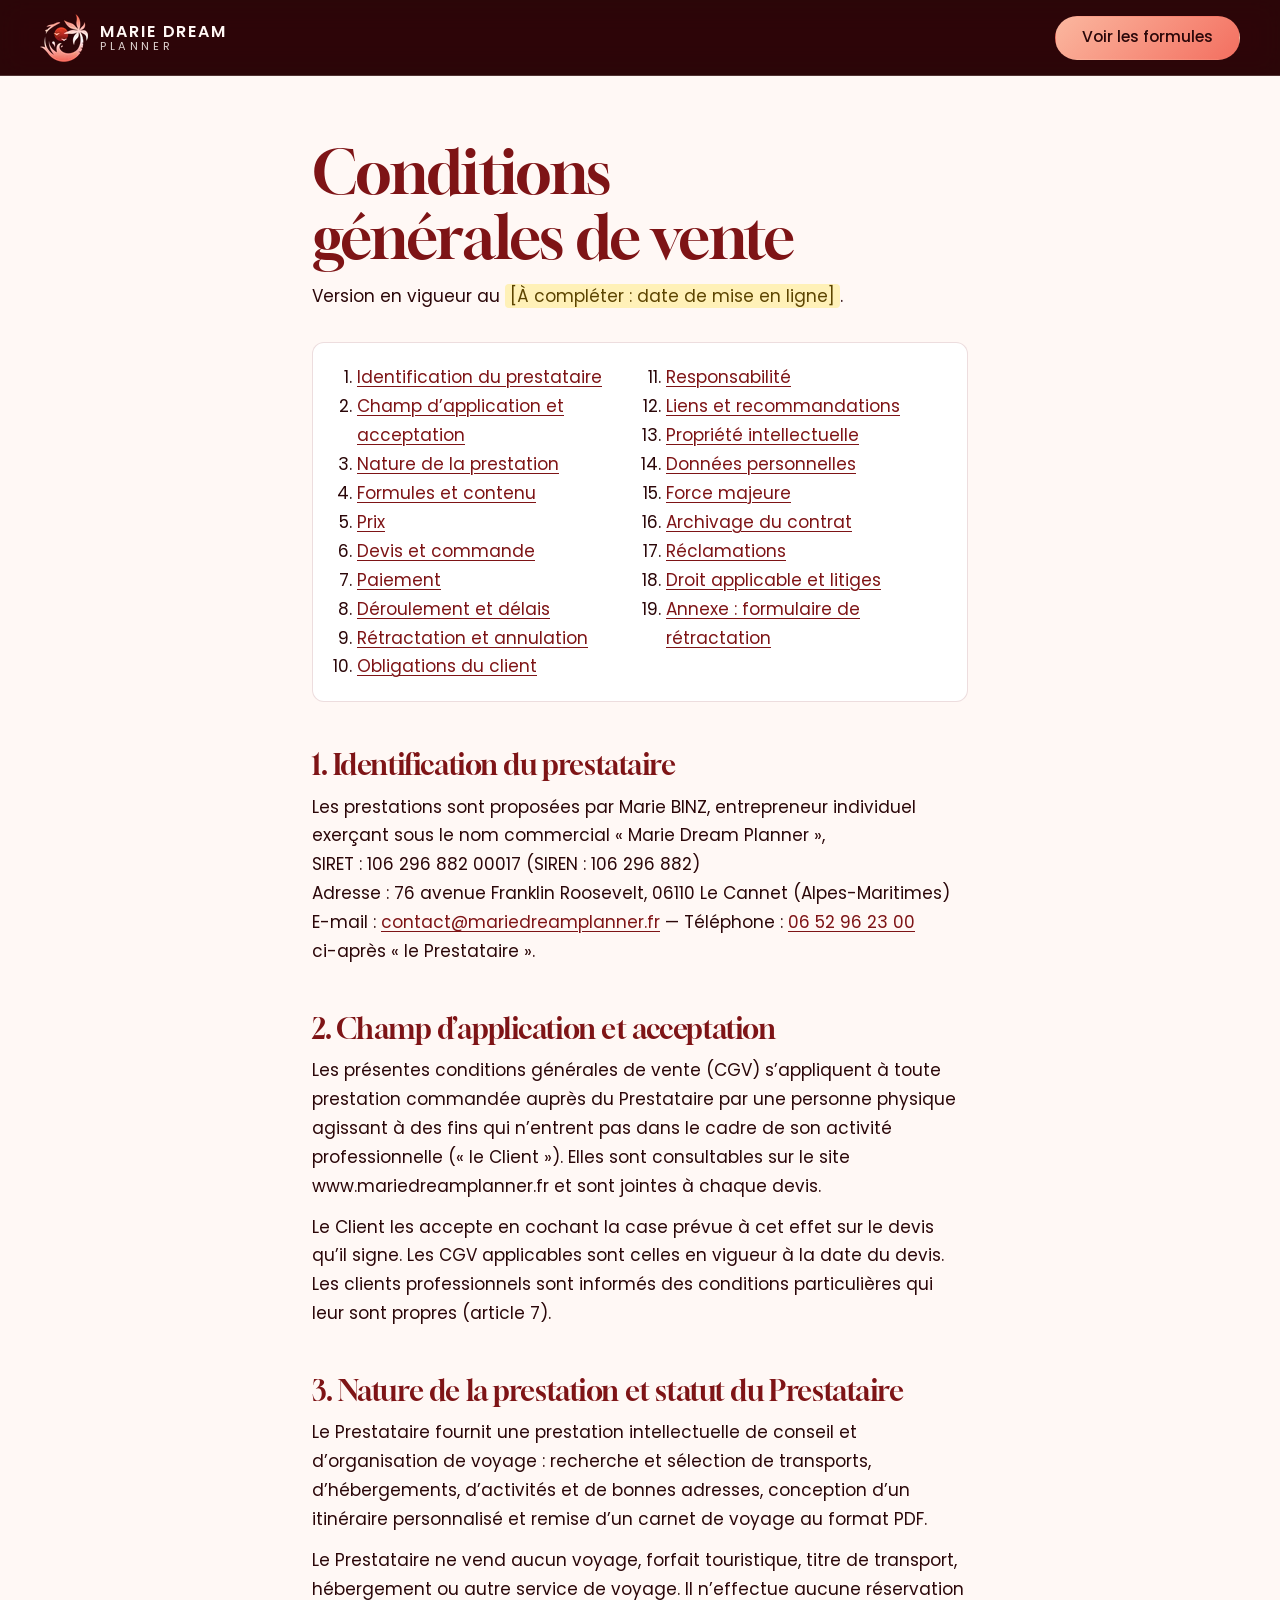
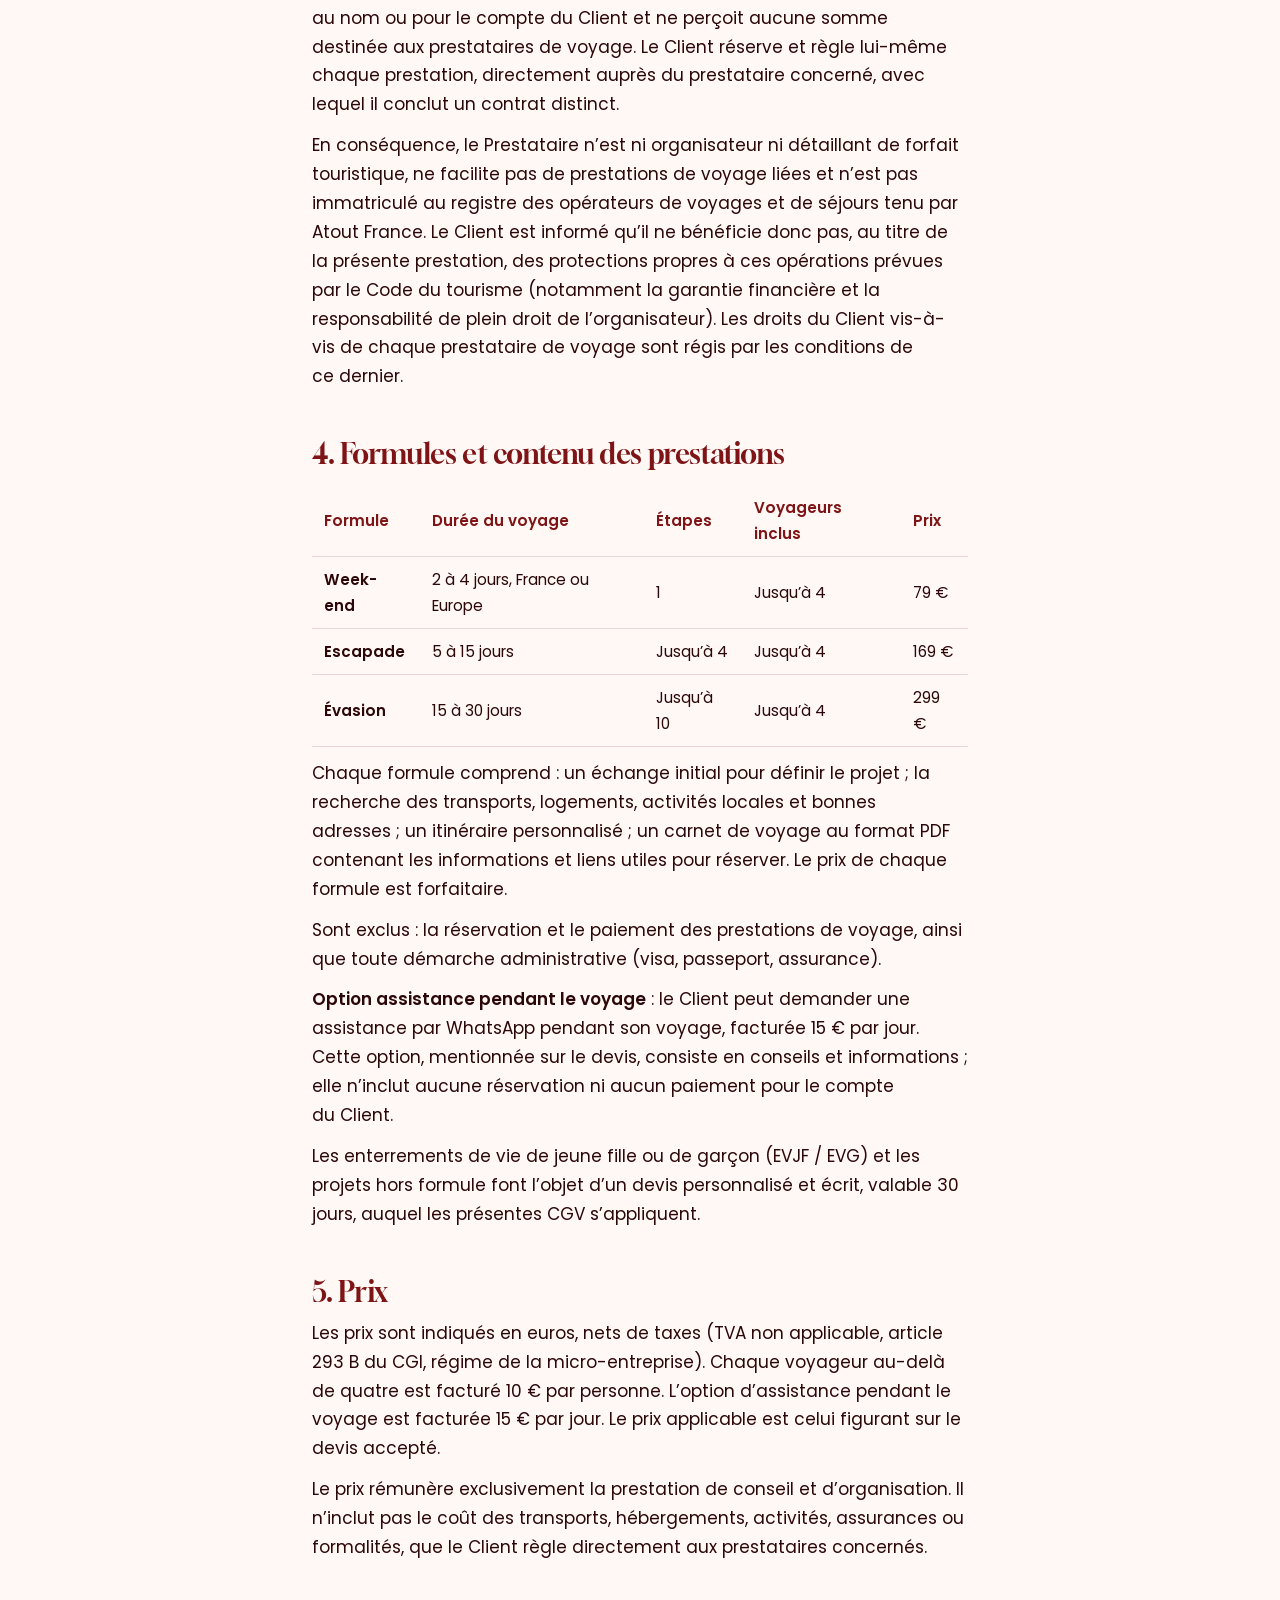
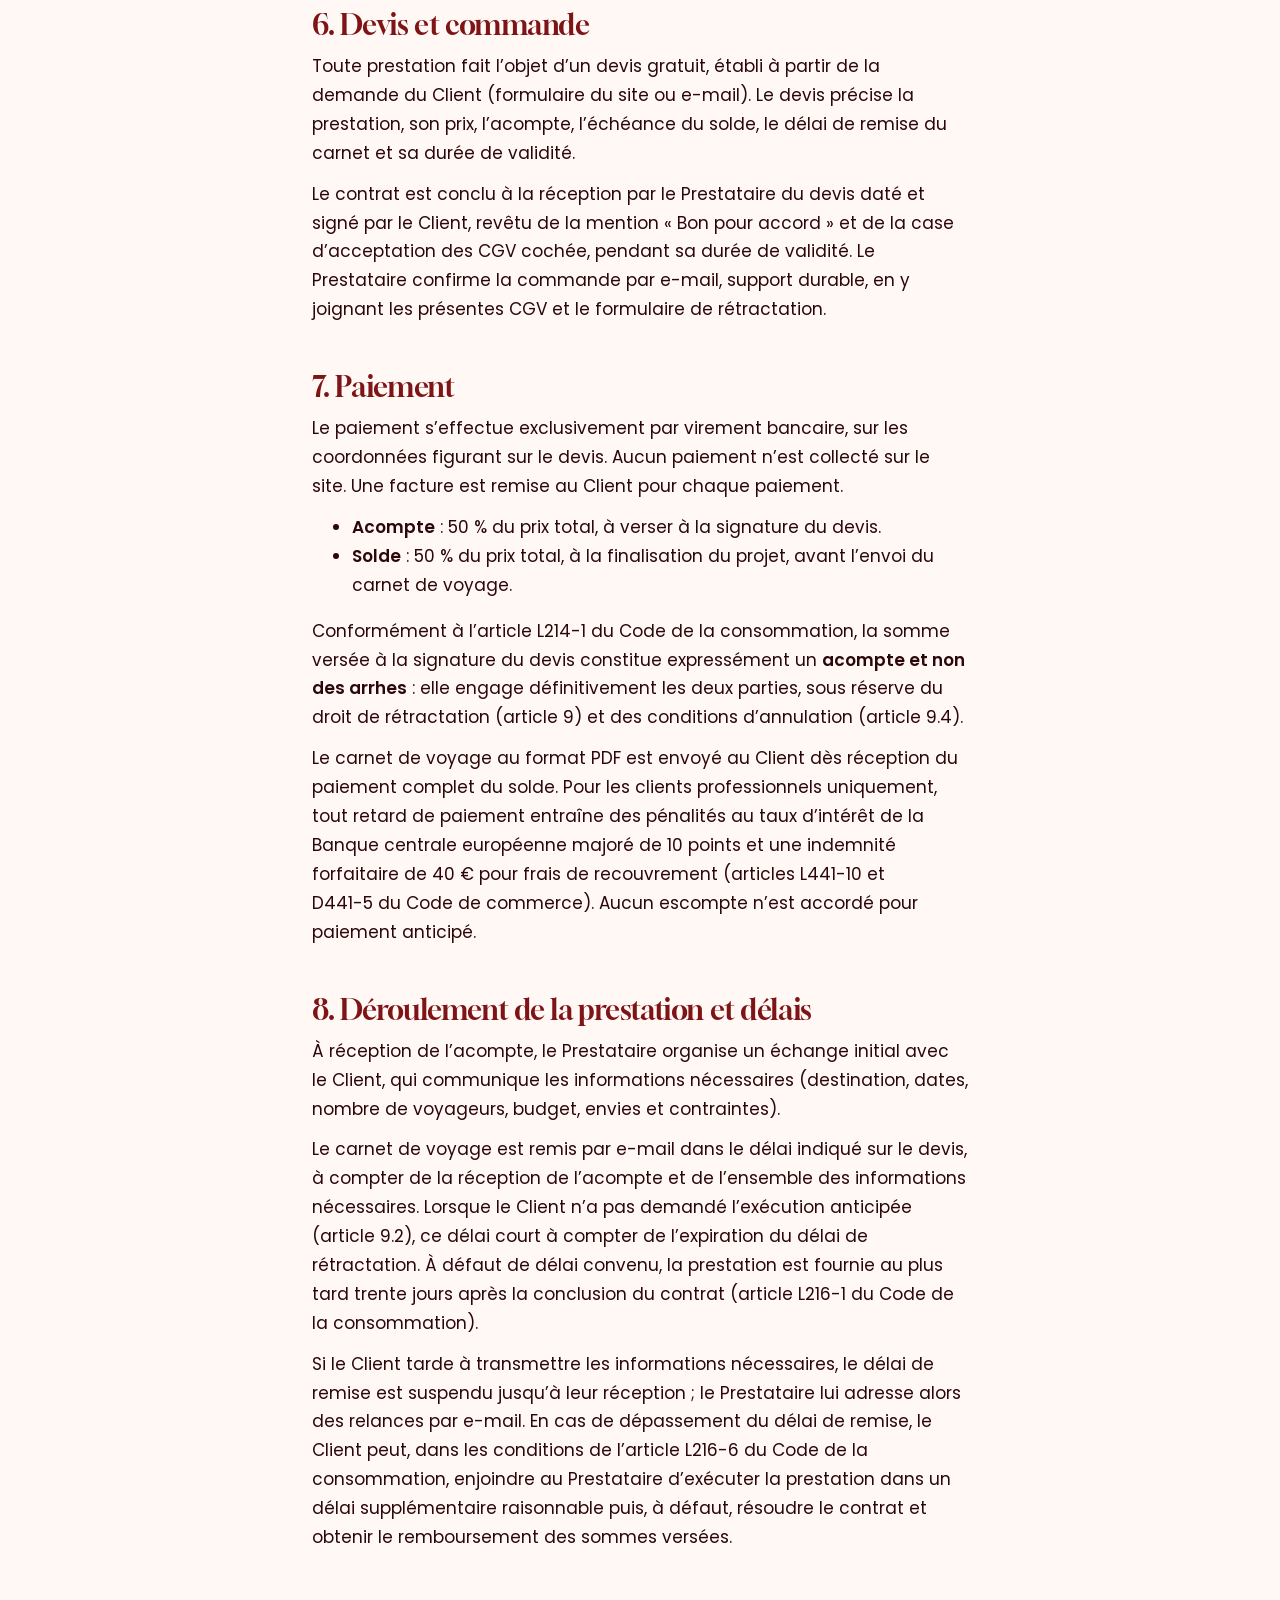
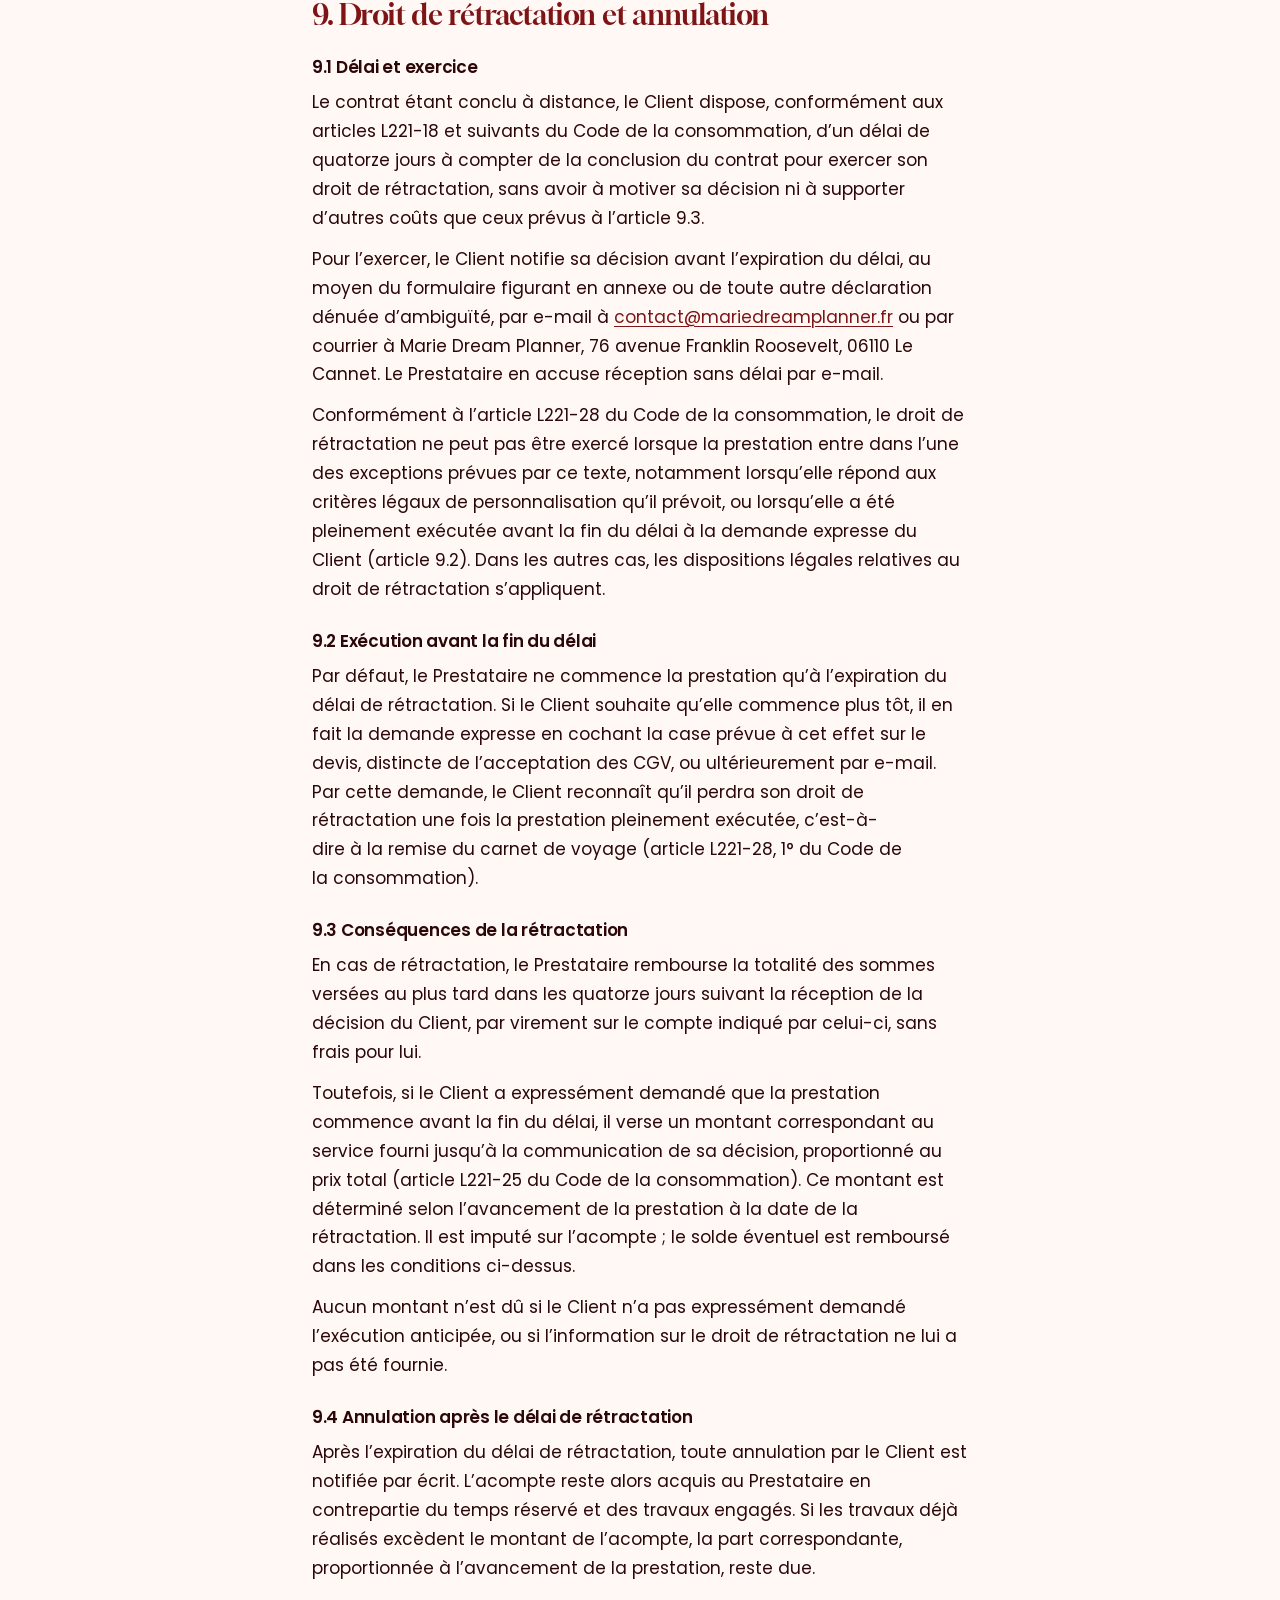
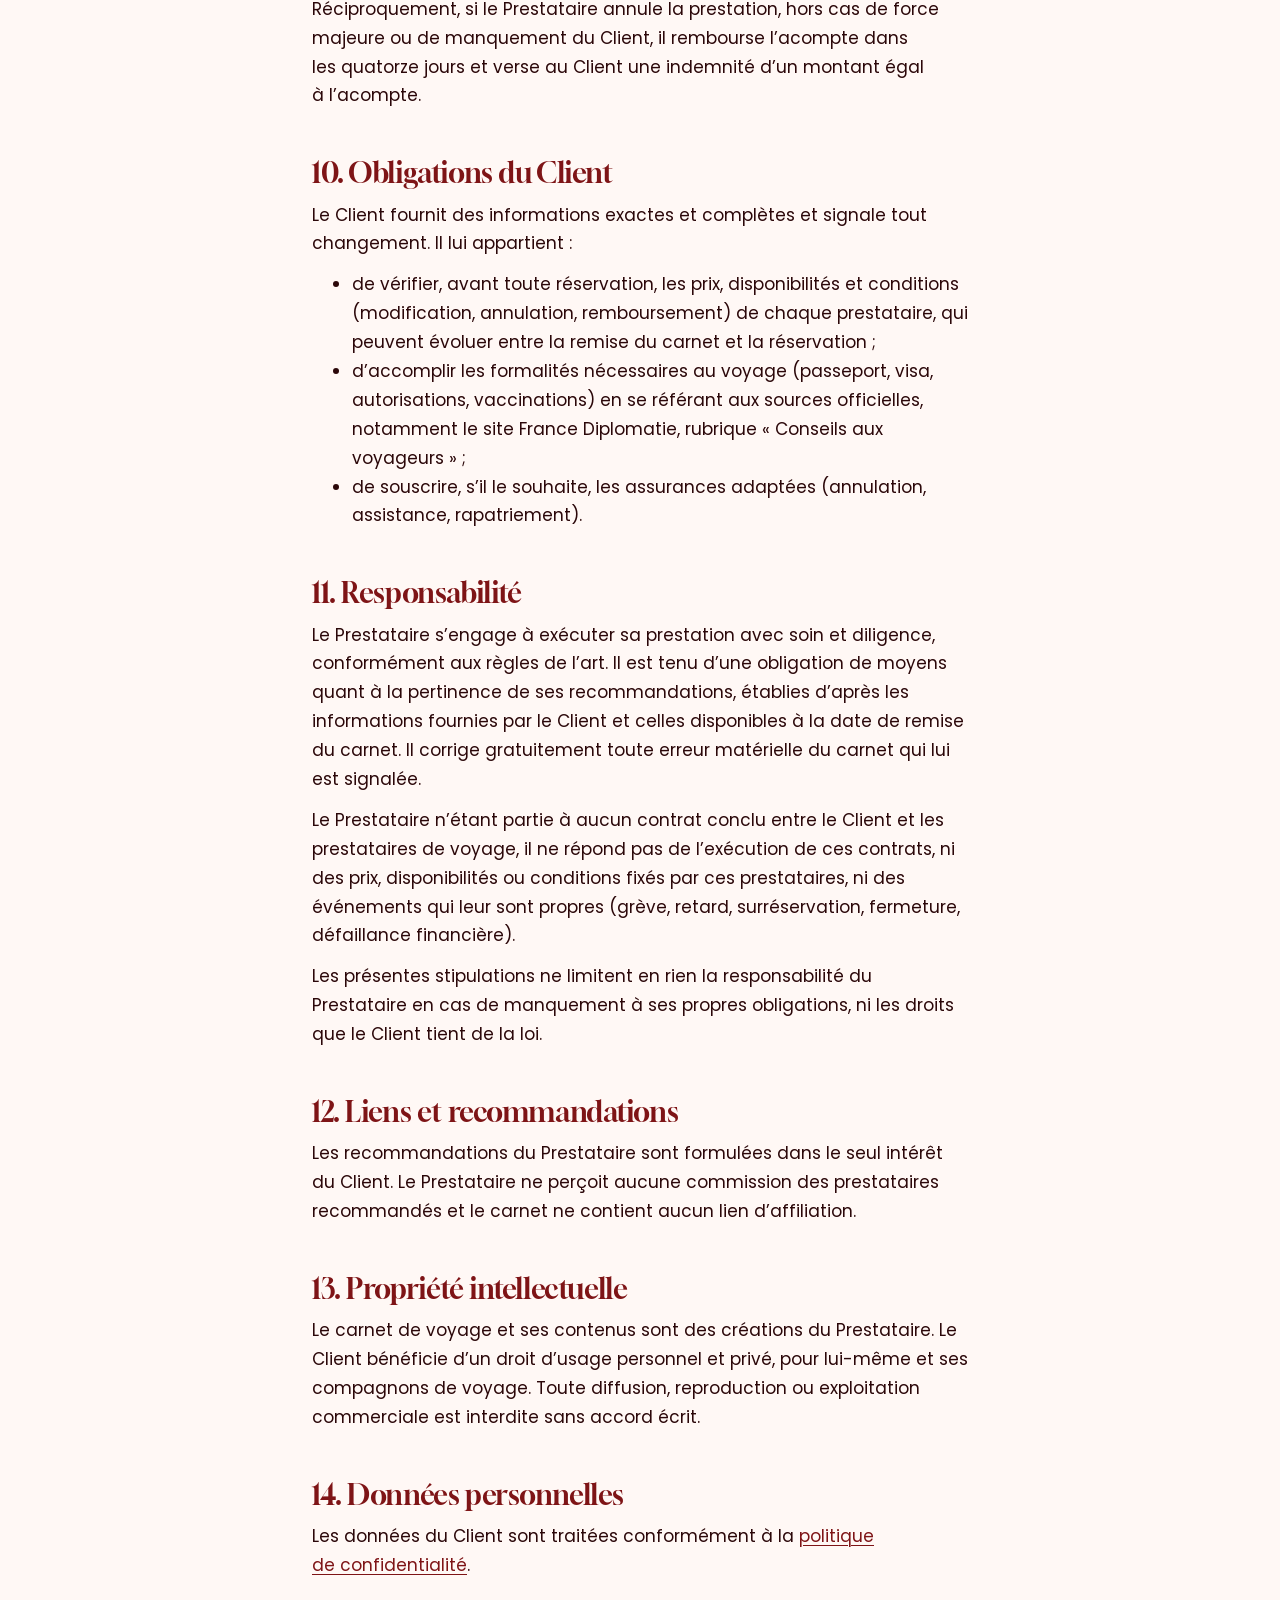
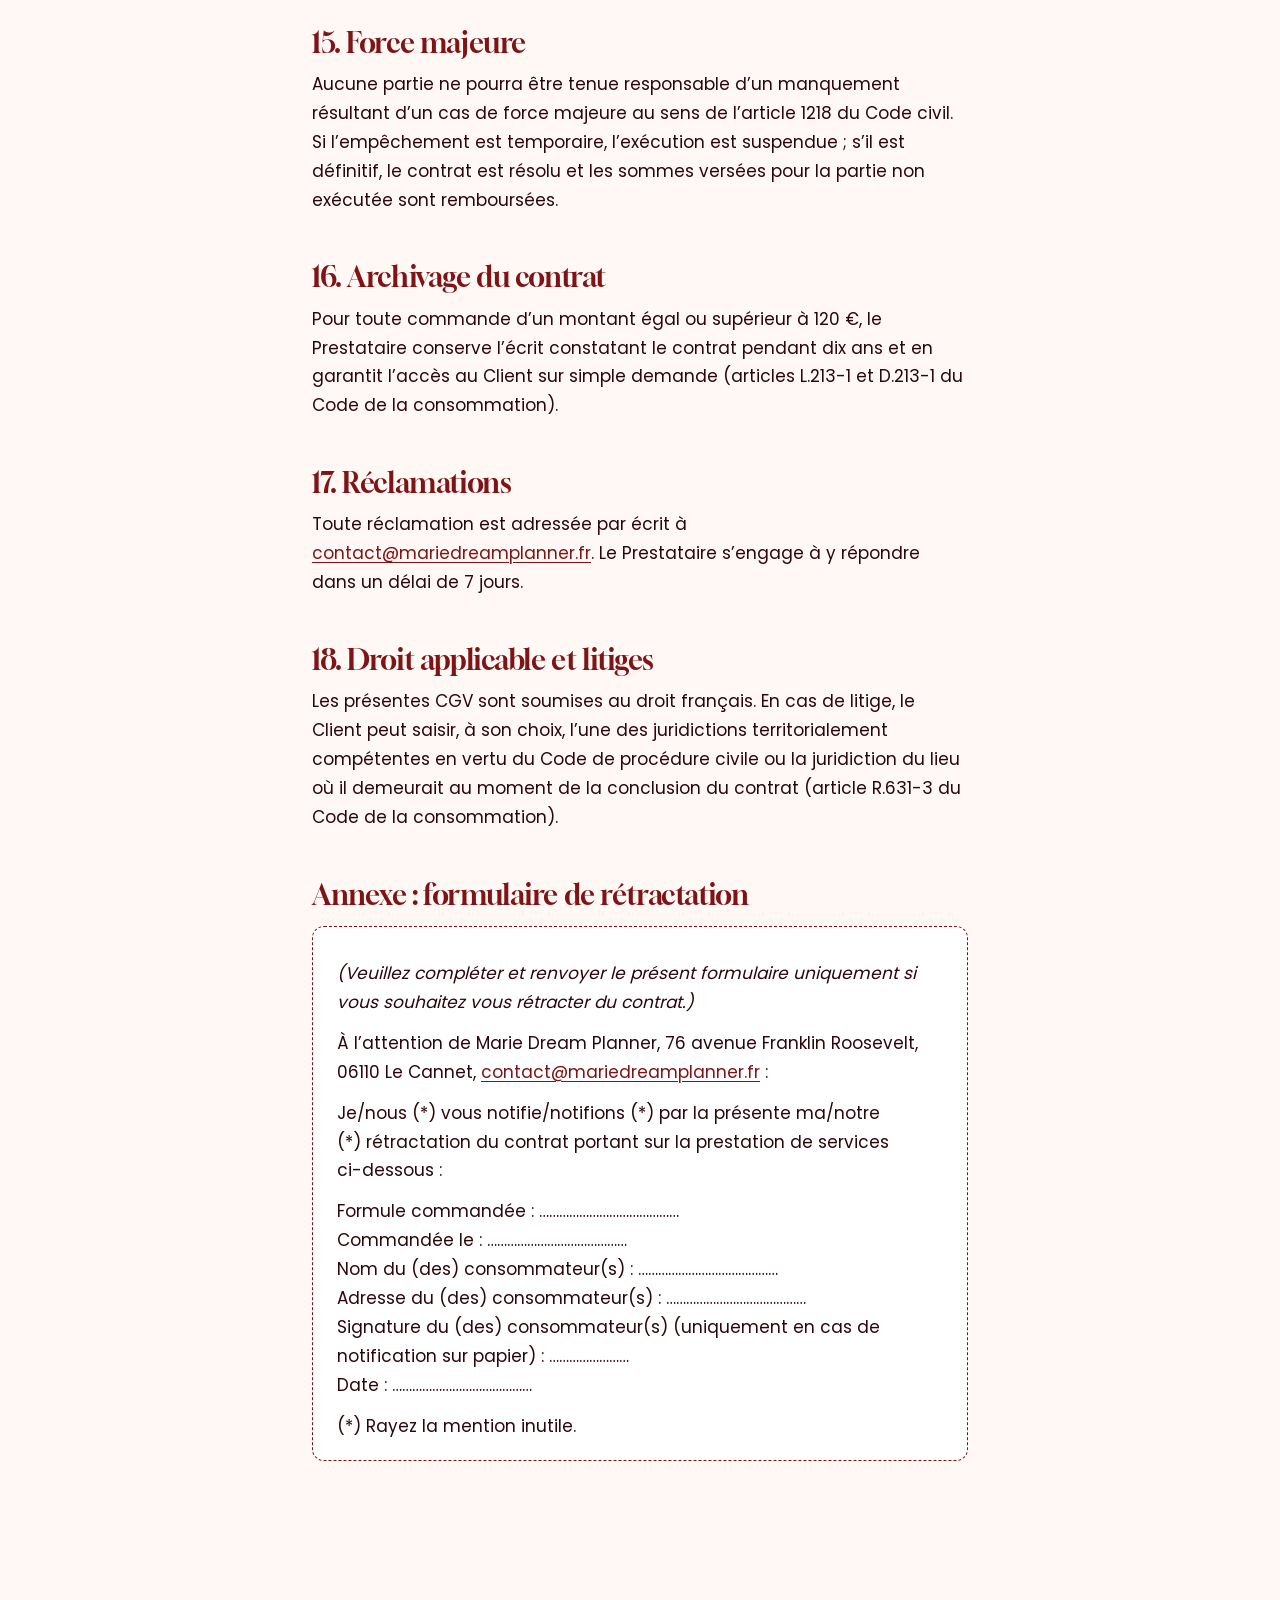
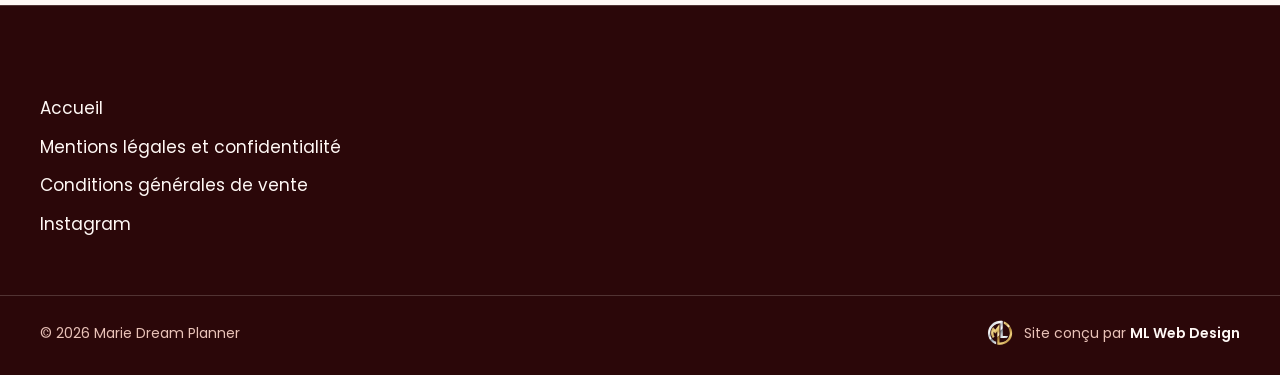
<file: cgv.html>
<!DOCTYPE html>
<html lang="fr">
<head>
  <meta charset="utf-8">
  <meta name="viewport" content="width=device-width, initial-scale=1">
  <title>Conditions générales de vente | Marie Dream Planner</title>
  <meta name="description" content="Conditions générales de vente des prestations d’organisation de voyage Marie Dream Planner.">
  <meta name="robots" content="noindex, follow">
  <link rel="canonical" href="https://www.mariedreamplanner.fr/cgv">
  <meta name="theme-color" content="#7e1416">
  <link rel="icon" href="/assets/icons/favicon.ico" sizes="48x48">
  <link rel="icon" href="/assets/icons/favicon-32.png" type="image/png" sizes="32x32">
  <link rel="apple-touch-icon" href="/assets/icons/apple-touch-icon.png">
  <link rel="stylesheet" href="/assets/css/styles.css">
  <script src="/assets/js/config.js" defer></script>
  <script src="/assets/js/main.js" defer></script>
</head>

<body class="page-simple">
  <a class="skip-link" href="#main">Aller au contenu</a>

  <header class="site-header" id="siteHeader" data-state="solid">
    <div class="site-header__inner container">
      <a class="brand" href="/" aria-label="Marie Dream Planner, retour à l’accueil">
        <picture><source type="image/webp" srcset="/assets/img/logo-emblem-48.webp 1x, /assets/img/logo-emblem-96.webp 2x"><img class="brand__emblem" src="/assets/img/logo-emblem-48.png" srcset="/assets/img/logo-emblem-96.png 2x" alt="" width="48" height="48"></picture>
        <span class="brand__name">Marie Dream <span class="brand__sub">Planner</span></span>
      </a>
      <a class="button button--sun primary-nav__cta" href="/#formules">Voir les formules</a>
    </div>
  </header>

  <main id="main" class="page-simple__main">
    <article class="container legal">
      <h1 class="page-simple__title">Conditions générales de vente</h1>
      <p>Version en vigueur au <span class="todo">[À compléter : date de mise en ligne]</span>.</p>

      <nav class="legal__toc" aria-label="Sommaire des conditions générales de vente">
        <ol>
          <li><a href="#prestataire">Identification du prestataire</a></li>
          <li><a href="#champ">Champ d’application et acceptation</a></li>
          <li><a href="#nature">Nature de la prestation</a></li>
          <li><a href="#formules">Formules et contenu</a></li>
          <li><a href="#prix">Prix</a></li>
          <li><a href="#commande">Devis et commande</a></li>
          <li><a href="#paiement">Paiement</a></li>
          <li><a href="#deroulement">Déroulement et délais</a></li>
          <li><a href="#retractation">Rétractation et annulation</a></li>
          <li><a href="#client">Obligations du client</a></li>
          <li><a href="#responsabilite">Responsabilité</a></li>
          <li><a href="#liens">Liens et recommandations</a></li>
          <li><a href="#propriete">Propriété intellectuelle</a></li>
          <li><a href="#donnees">Données personnelles</a></li>
          <li><a href="#force-majeure">Force majeure</a></li>
          <li><a href="#archivage">Archivage du contrat</a></li>
          <li><a href="#reclamations">Réclamations</a></li>
          <li><a href="#droit-applicable">Droit applicable et litiges</a></li>
          <li><a href="#formulaire-retractation">Annexe : formulaire de rétractation</a></li>
        </ol>
      </nav>

      <h2 id="prestataire">1. Identification du prestataire</h2>
      <p>Les prestations sont proposées par Marie BINZ, entrepreneur individuel exerçant sous le nom commercial « Marie Dream Planner »,<br>
      SIRET : 106 296 882 00017 (SIREN : 106 296 882)<br>
      Adresse : 76 avenue Franklin Roosevelt, 06110 Le Cannet (Alpes-Maritimes)<br>
      E-mail : <a href="mailto:contact@mariedreamplanner.fr">contact@mariedreamplanner.fr</a> — Téléphone : <a href="tel:+33652962300">06&nbsp;52&nbsp;96&nbsp;23&nbsp;00</a><br>
      ci-après « le Prestataire ».</p>

      <h2 id="champ">2. Champ d’application et acceptation</h2>
      <p>Les présentes conditions générales de vente (CGV) s’appliquent à toute prestation commandée auprès du Prestataire par une personne physique agissant à des fins qui n’entrent pas dans le cadre de son activité professionnelle (« le Client »). Elles sont consultables sur le site www.mariedreamplanner.fr et sont jointes à chaque devis.</p>
      <p>Le Client les accepte en cochant la case prévue à cet effet sur le devis qu’il signe. Les CGV applicables sont celles en vigueur à la date du devis. Les clients professionnels sont informés des conditions particulières qui leur sont propres (article 7).</p>

      <h2 id="nature">3. Nature de la prestation et statut du Prestataire</h2>
      <p>Le Prestataire fournit une prestation intellectuelle de conseil et d’organisation de voyage&nbsp;: recherche et sélection de transports, d’hébergements, d’activités et de bonnes adresses, conception d’un itinéraire personnalisé et remise d’un carnet de voyage au format PDF.</p>
      <p>Le Prestataire ne vend aucun voyage, forfait touristique, titre de transport, hébergement ou autre service de voyage. Il n’effectue aucune réservation au nom ou pour le compte du Client et ne perçoit aucune somme destinée aux prestataires de voyage. Le Client réserve et règle lui-même chaque prestation, directement auprès du prestataire concerné, avec lequel il conclut un contrat distinct.</p>
      <p>En conséquence, le Prestataire n’est ni organisateur ni détaillant de forfait touristique, ne facilite pas de prestations de voyage liées et n’est pas immatriculé au registre des opérateurs de voyages et de séjours tenu par Atout France. Le Client est informé qu’il ne bénéficie donc pas, au titre de la présente prestation, des protections propres à ces opérations prévues par le Code du tourisme (notamment la garantie financière et la responsabilité de plein droit de l’organisateur). Les droits du Client vis-à-vis de chaque prestataire de voyage sont régis par les conditions de ce dernier.</p>

      <h2 id="formules">4. Formules et contenu des prestations</h2>
      <!-- Focusable scroll area: keyboard accessible on small screens (WCAG 2.1.1) -->
      <section class="legal__table-wrap" tabindex="0" aria-label="Tableau des formules, défilement horizontal">
        <table class="legal__table">
          <caption class="visually-hidden">Caractéristiques et prix des formules</caption>
          <thead>
            <tr><th scope="col">Formule</th><th scope="col">Durée du voyage</th><th scope="col">Étapes</th><th scope="col">Voyageurs inclus</th><th scope="col">Prix</th></tr>
          </thead>
          <tbody>
            <tr><th scope="row">Week-end</th><td>2 à 4 jours, France ou Europe</td><td>1</td><td>Jusqu’à 4</td><td>79 €</td></tr>
            <tr><th scope="row">Escapade</th><td>5 à 15 jours</td><td>Jusqu’à 4</td><td>Jusqu’à 4</td><td>169 €</td></tr>
            <tr><th scope="row">Évasion</th><td>15 à 30 jours</td><td>Jusqu’à 10</td><td>Jusqu’à 4</td><td>299 €</td></tr>
          </tbody>
        </table>
      </section>
      <p>Chaque formule comprend&nbsp;: un échange initial pour définir le projet&nbsp;; la recherche des transports, logements, activités locales et bonnes adresses&nbsp;; un itinéraire personnalisé&nbsp;; un carnet de voyage au format PDF contenant les informations et liens utiles pour réserver. Le prix de chaque formule est forfaitaire.</p>
      <p>Sont exclus&nbsp;: la réservation et le paiement des prestations de voyage, ainsi que toute démarche administrative (visa, passeport, assurance).</p>
      <p><strong>Option assistance pendant le voyage</strong>&nbsp;: le Client peut demander une assistance par WhatsApp pendant son voyage, facturée 15 € par jour. Cette option, mentionnée sur le devis, consiste en conseils et informations&nbsp;; elle n’inclut aucune réservation ni aucun paiement pour le compte du Client.</p>
      <p>Les enterrements de vie de jeune fille ou de garçon (EVJF / EVG) et les projets hors formule font l’objet d’un devis personnalisé et écrit, valable 30 jours, auquel les présentes CGV s’appliquent.</p>

      <h2 id="prix">5. Prix</h2>
      <p>Les prix sont indiqués en euros, nets de taxes (TVA non applicable, article 293 B du CGI, régime de la micro-entreprise). Chaque voyageur au-delà de quatre est facturé 10 € par personne. L’option d’assistance pendant le voyage est facturée 15 € par jour. Le prix applicable est celui figurant sur le devis accepté.</p>
      <p>Le prix rémunère exclusivement la prestation de conseil et d’organisation. Il n’inclut pas le coût des transports, hébergements, activités, assurances ou formalités, que le Client règle directement aux prestataires concernés.</p>

      <h2 id="commande">6. Devis et commande</h2>
      <p>Toute prestation fait l’objet d’un devis gratuit, établi à partir de la demande du Client (formulaire du site ou e-mail). Le devis précise la prestation, son prix, l’acompte, l’échéance du solde, le délai de remise du carnet et sa durée de validité.</p>
      <p>Le contrat est conclu à la réception par le Prestataire du devis daté et signé par le Client, revêtu de la mention « Bon pour accord » et de la case d’acceptation des CGV cochée, pendant sa durée de validité. Le Prestataire confirme la commande par e-mail, support durable, en y joignant les présentes CGV et le formulaire de rétractation.</p>

      <h2 id="paiement">7. Paiement</h2>
      <p>Le paiement s’effectue exclusivement par virement bancaire, sur les coordonnées figurant sur le devis. Aucun paiement n’est collecté sur le site. Une facture est remise au Client pour chaque paiement.</p>
      <ul>
        <li><strong>Acompte</strong> : 50 % du prix total, à verser à la signature du devis.</li>
        <li><strong>Solde</strong> : 50 % du prix total, à la finalisation du projet, avant l’envoi du carnet de voyage.</li>
      </ul>
      <p>Conformément à l’article L214-1 du Code de la consommation, la somme versée à la signature du devis constitue expressément un <strong>acompte et non des arrhes</strong> : elle engage définitivement les deux parties, sous réserve du droit de rétractation (article 9) et des conditions d’annulation (article 9.4).</p>
      <p>Le carnet de voyage au format PDF est envoyé au Client dès réception du paiement complet du solde. Pour les clients professionnels uniquement, tout retard de paiement entraîne des pénalités au taux d’intérêt de la Banque centrale européenne majoré de 10 points et une indemnité forfaitaire de 40 € pour frais de recouvrement (articles L441-10 et D441-5 du Code de commerce). Aucun escompte n’est accordé pour paiement anticipé.</p>

      <h2 id="deroulement">8. Déroulement de la prestation et délais</h2>
      <p>À réception de l’acompte, le Prestataire organise un échange initial avec le Client, qui communique les informations nécessaires (destination, dates, nombre de voyageurs, budget, envies et contraintes).</p>
      <p>Le carnet de voyage est remis par e-mail dans le délai indiqué sur le devis, à compter de la réception de l’acompte et de l’ensemble des informations nécessaires. Lorsque le Client n’a pas demandé l’exécution anticipée (article 9.2), ce délai court à compter de l’expiration du délai de rétractation. À défaut de délai convenu, la prestation est fournie au plus tard trente jours après la conclusion du contrat (article L216-1 du Code de la consommation).</p>
      <p>Si le Client tarde à transmettre les informations nécessaires, le délai de remise est suspendu jusqu’à leur réception ; le Prestataire lui adresse alors des relances par e-mail. En cas de dépassement du délai de remise, le Client peut, dans les conditions de l’article L216-6 du Code de la consommation, enjoindre au Prestataire d’exécuter la prestation dans un délai supplémentaire raisonnable puis, à défaut, résoudre le contrat et obtenir le remboursement des sommes versées.</p>

      <h2 id="retractation">9. Droit de rétractation et annulation</h2>
      <h3>9.1 Délai et exercice</h3>
      <p>Le contrat étant conclu à distance, le Client dispose, conformément aux articles L221-18 et suivants du Code de la consommation, d’un délai de quatorze jours à compter de la conclusion du contrat pour exercer son droit de rétractation, sans avoir à motiver sa décision ni à supporter d’autres coûts que ceux prévus à l’article 9.3.</p>
      <p>Pour l’exercer, le Client notifie sa décision avant l’expiration du délai, au moyen du formulaire figurant en annexe ou de toute autre déclaration dénuée d’ambiguïté, par e-mail à <a href="mailto:contact@mariedreamplanner.fr">contact@mariedreamplanner.fr</a> ou par courrier à Marie Dream Planner, 76 avenue Franklin Roosevelt, 06110 Le Cannet. Le Prestataire en accuse réception sans délai par e-mail.</p>
      <p>Conformément à l’article L221-28 du Code de la consommation, le droit de rétractation ne peut pas être exercé lorsque la prestation entre dans l’une des exceptions prévues par ce texte, notamment lorsqu’elle répond aux critères légaux de personnalisation qu’il prévoit, ou lorsqu’elle a été pleinement exécutée avant la fin du délai à la demande expresse du Client (article 9.2). Dans les autres cas, les dispositions légales relatives au droit de rétractation s’appliquent.</p>

      <h3>9.2 Exécution avant la fin du délai</h3>
      <p>Par défaut, le Prestataire ne commence la prestation qu’à l’expiration du délai de rétractation. Si le Client souhaite qu’elle commence plus tôt, il en fait la demande expresse en cochant la case prévue à cet effet sur le devis, distincte de l’acceptation des CGV, ou ultérieurement par e-mail. Par cette demande, le Client reconnaît qu’il perdra son droit de rétractation une fois la prestation pleinement exécutée, c’est-à-dire à la remise du carnet de voyage (article L221-28, 1° du Code de la consommation).</p>

      <h3>9.3 Conséquences de la rétractation</h3>
      <p>En cas de rétractation, le Prestataire rembourse la totalité des sommes versées au plus tard dans les quatorze jours suivant la réception de la décision du Client, par virement sur le compte indiqué par celui-ci, sans frais pour lui.</p>
      <p>Toutefois, si le Client a expressément demandé que la prestation commence avant la fin du délai, il verse un montant correspondant au service fourni jusqu’à la communication de sa décision, proportionné au prix total (article L221-25 du Code de la consommation). Ce montant est déterminé selon l’avancement de la prestation à la date de la rétractation. Il est imputé sur l’acompte ; le solde éventuel est remboursé dans les conditions ci-dessus.</p>
      <p>Aucun montant n’est dû si le Client n’a pas expressément demandé l’exécution anticipée, ou si l’information sur le droit de rétractation ne lui a pas été fournie.</p>

      <h3 id="annulation">9.4 Annulation après le délai de rétractation</h3>
      <p>Après l’expiration du délai de rétractation, toute annulation par le Client est notifiée par écrit. L’acompte reste alors acquis au Prestataire en contrepartie du temps réservé et des travaux engagés. Si les travaux déjà réalisés excèdent le montant de l’acompte, la part correspondante, proportionnée à l’avancement de la prestation, reste due.</p>
      <p>Réciproquement, si le Prestataire annule la prestation, hors cas de force majeure ou de manquement du Client, il rembourse l’acompte dans les quatorze jours et verse au Client une indemnité d’un montant égal à l’acompte.</p>

      <h2 id="client">10. Obligations du Client</h2>
      <p>Le Client fournit des informations exactes et complètes et signale tout changement. Il lui appartient&nbsp;:</p>
      <ul>
        <li>de vérifier, avant toute réservation, les prix, disponibilités et conditions (modification, annulation, remboursement) de chaque prestataire, qui peuvent évoluer entre la remise du carnet et la réservation&nbsp;;</li>
        <li>d’accomplir les formalités nécessaires au voyage (passeport, visa, autorisations, vaccinations) en se référant aux sources officielles, notamment le site France Diplomatie, rubrique « Conseils aux voyageurs »&nbsp;;</li>
        <li>de souscrire, s’il le souhaite, les assurances adaptées (annulation, assistance, rapatriement).</li>
      </ul>

      <h2 id="responsabilite">11. Responsabilité</h2>
      <p>Le Prestataire s’engage à exécuter sa prestation avec soin et diligence, conformément aux règles de l’art. Il est tenu d’une obligation de moyens quant à la pertinence de ses recommandations, établies d’après les informations fournies par le Client et celles disponibles à la date de remise du carnet. Il corrige gratuitement toute erreur matérielle du carnet qui lui est signalée.</p>
      <p>Le Prestataire n’étant partie à aucun contrat conclu entre le Client et les prestataires de voyage, il ne répond pas de l’exécution de ces contrats, ni des prix, disponibilités ou conditions fixés par ces prestataires, ni des événements qui leur sont propres (grève, retard, surréservation, fermeture, défaillance financière).</p>
      <p>Les présentes stipulations ne limitent en rien la responsabilité du Prestataire en cas de manquement à ses propres obligations, ni les droits que le Client tient de la loi.</p>

      <h2 id="liens">12. Liens et recommandations</h2>
      <p>Les recommandations du Prestataire sont formulées dans le seul intérêt du Client. Le Prestataire ne perçoit aucune commission des prestataires recommandés et le carnet ne contient aucun lien d’affiliation.</p>

      <h2 id="propriete">13. Propriété intellectuelle</h2>
      <p>Le carnet de voyage et ses contenus sont des créations du Prestataire. Le Client bénéficie d’un droit d’usage personnel et privé, pour lui-même et ses compagnons de voyage. Toute diffusion, reproduction ou exploitation commerciale est interdite sans accord écrit.</p>

      <h2 id="donnees">14. Données personnelles</h2>
      <p>Les données du Client sont traitées conformément à la <a href="/mentions-legales#confidentialite">politique de confidentialité</a>.</p>

      <h2 id="force-majeure">15. Force majeure</h2>
      <p>Aucune partie ne pourra être tenue responsable d’un manquement résultant d’un cas de force majeure au sens de l’article 1218 du Code civil. Si l’empêchement est temporaire, l’exécution est suspendue&nbsp;; s’il est définitif, le contrat est résolu et les sommes versées pour la partie non exécutée sont remboursées.</p>

      <h2 id="archivage">16. Archivage du contrat</h2>
      <p>Pour toute commande d’un montant égal ou supérieur à 120 €, le Prestataire conserve l’écrit constatant le contrat pendant dix ans et en garantit l’accès au Client sur simple demande (articles L.213-1 et D.213-1 du Code de la consommation).</p>

      <h2 id="reclamations">17. Réclamations</h2>
      <p>Toute réclamation est adressée par écrit à <a href="mailto:contact@mariedreamplanner.fr">contact@mariedreamplanner.fr</a>. Le Prestataire s’engage à y répondre dans un délai de 7 jours.</p>

      <h2 id="droit-applicable">18. Droit applicable et litiges</h2>
      <p>Les présentes CGV sont soumises au droit français. En cas de litige, le Client peut saisir, à son choix, l’une des juridictions territorialement compétentes en vertu du Code de procédure civile ou la juridiction du lieu où il demeurait au moment de la conclusion du contrat (article R.631-3 du Code de la consommation).</p>

      <h2 id="formulaire-retractation">Annexe : formulaire de rétractation</h2>
      <div class="legal__form">
        <p><em>(Veuillez compléter et renvoyer le présent formulaire uniquement si vous souhaitez vous rétracter du contrat.)</em></p>
        <p>À l’attention de Marie Dream Planner, 76 avenue Franklin Roosevelt, 06110 Le Cannet, <a href="mailto:contact@mariedreamplanner.fr">contact@mariedreamplanner.fr</a>&nbsp;:</p>
        <p>Je/nous (*) vous notifie/notifions (*) par la présente ma/notre (*) rétractation du contrat portant sur la prestation de services ci-dessous&nbsp;:</p>
        <p>Formule commandée&nbsp;: ……………………………………<br>
        Commandée le&nbsp;: ……………………………………<br>
        Nom du (des) consommateur(s)&nbsp;: ……………………………………<br>
        Adresse du (des) consommateur(s)&nbsp;: ……………………………………<br>
        Signature du (des) consommateur(s) (uniquement en cas de notification sur papier)&nbsp;: ……………………<br>
        Date&nbsp;: ……………………………………</p>
        <p>(*) Rayez la mention inutile.</p>
      </div>
    </article>
  </main>

  <footer class="site-footer">
    <div class="container">
      <nav class="site-footer__nav" aria-label="Liens du pied de page">
        <ul>
          <li><a href="/">Accueil</a></li>
          <li><a href="/mentions-legales">Mentions légales et confidentialité</a></li>
          <li><a href="/cgv">Conditions générales de vente</a></li>
          <li><a href="https://www.instagram.com/mariedreamplanner/" rel="noopener me" target="_blank">Instagram <span class="visually-hidden">(@mariedreamplanner, nouvel onglet)</span></a></li>
        </ul>
      </nav>
    </div>
    <div class="site-footer__bottom container">
      <p class="site-footer__copyright">© <span id="currentYear">2026</span> Marie Dream Planner</p>
      <p class="credit">
        <img class="credit__logo" src="/assets/img/ml-web-design.svg" alt="" width="28" height="27" loading="lazy">
        <span>Site conçu par <strong class="credit__name">ML Web Design</strong></span>
      </p>
    </div>
  </footer>
</body>
</html>
</file>
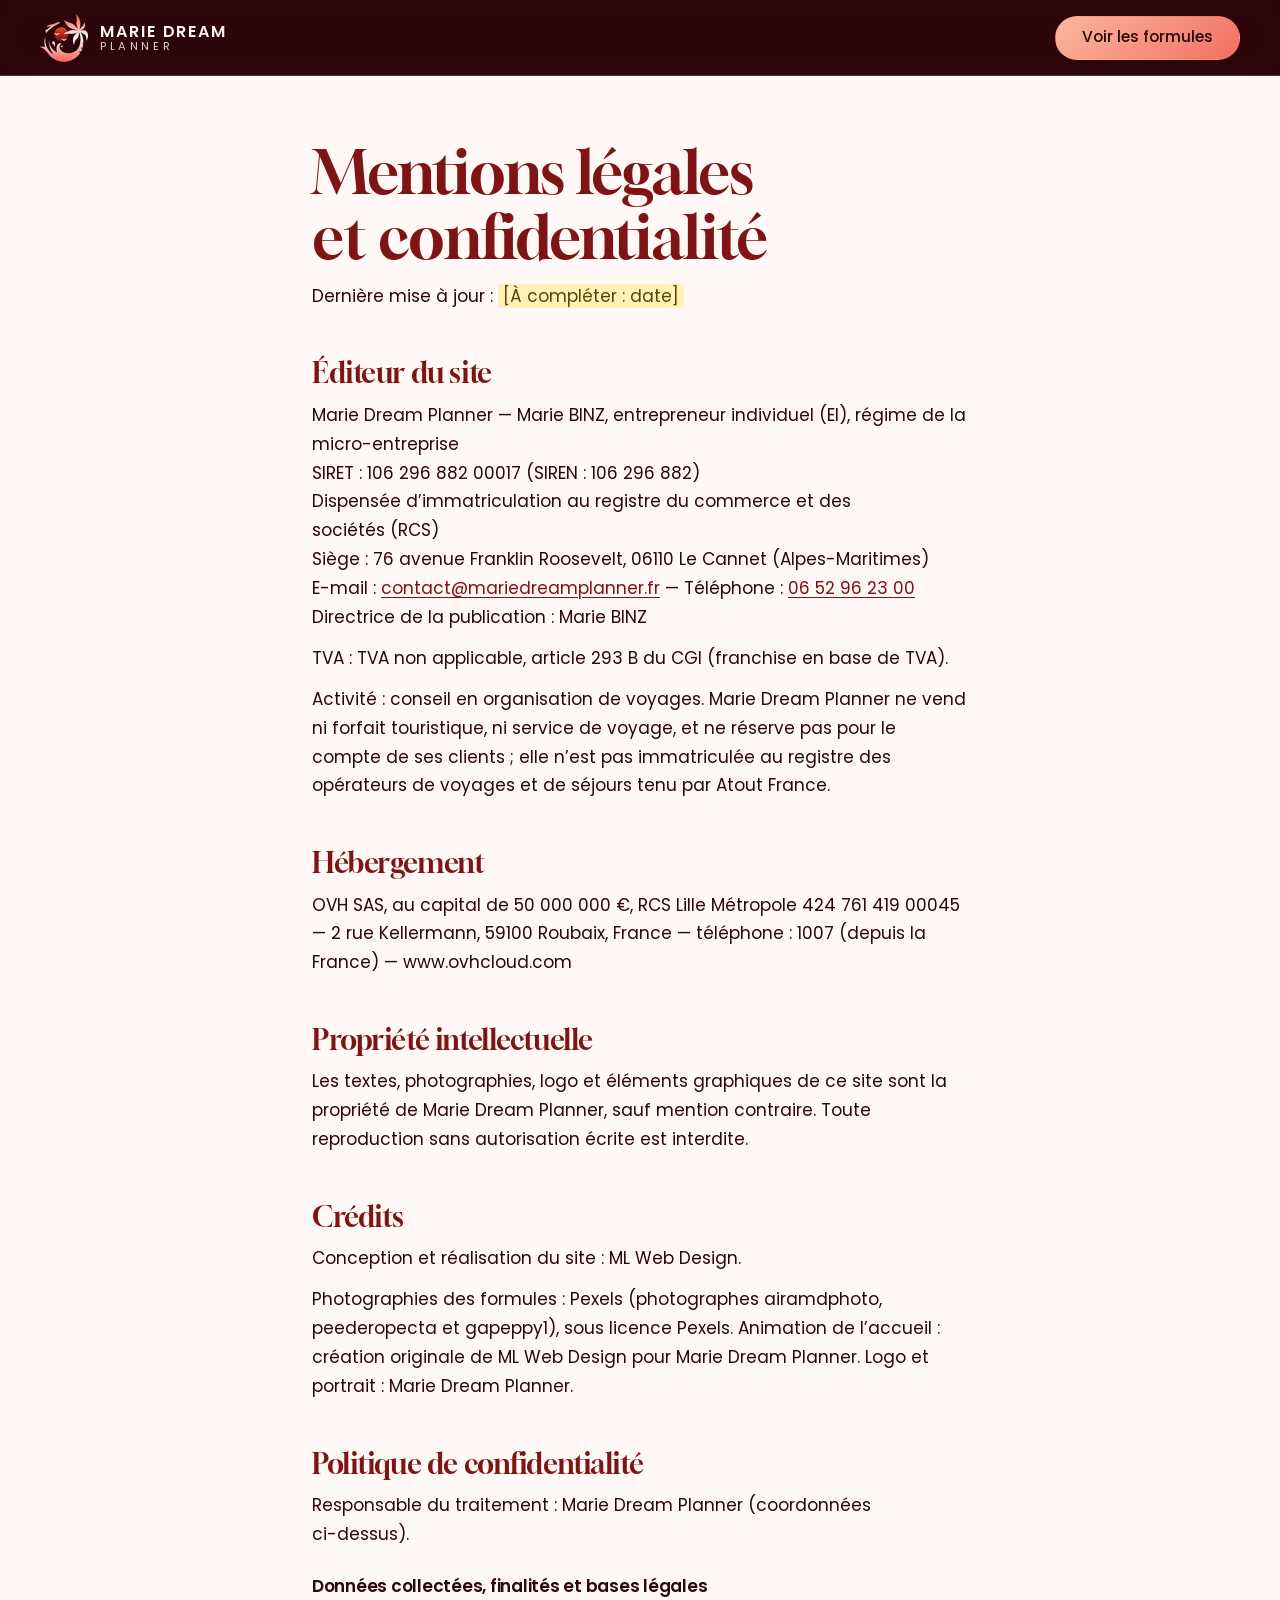
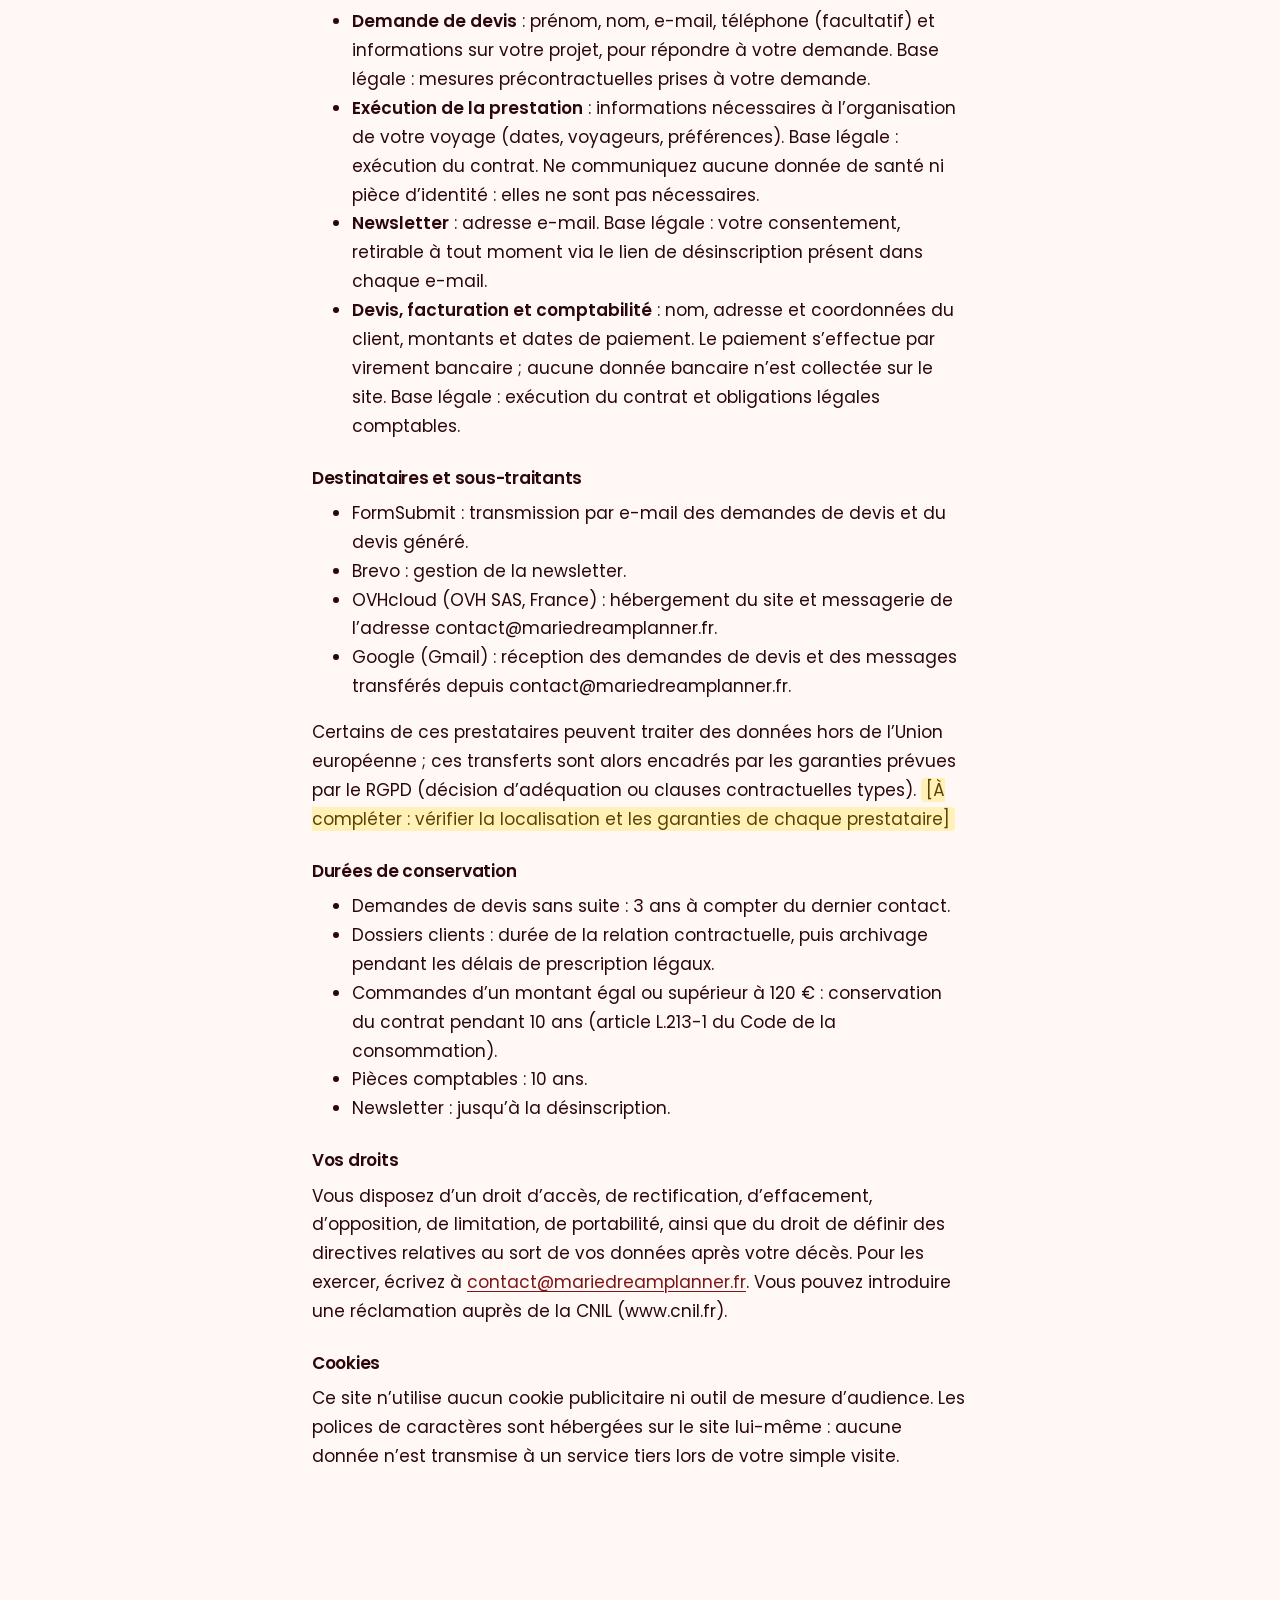
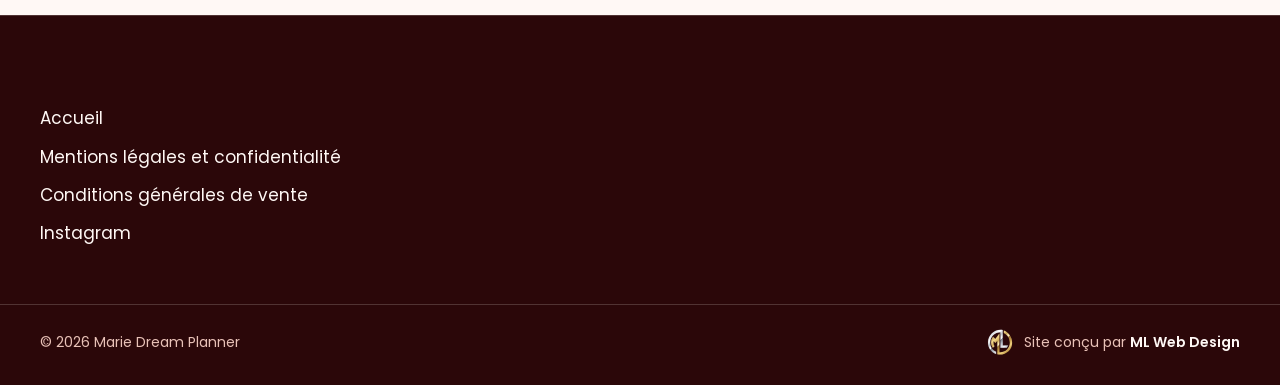
<file: mentions-legales.html>
<!DOCTYPE html>
<html lang="fr">
<head>
  <meta charset="utf-8">
  <meta name="viewport" content="width=device-width, initial-scale=1">
  <title>Mentions légales et confidentialité | Marie Dream Planner</title>
  <meta name="description" content="Mentions légales, politique de confidentialité et cookies du site Marie Dream Planner.">
  <meta name="robots" content="noindex, follow">
  <link rel="canonical" href="https://www.mariedreamplanner.fr/mentions-legales">
  <meta name="theme-color" content="#7e1416">
  <link rel="icon" href="/assets/icons/favicon.ico" sizes="48x48">
  <link rel="icon" href="/assets/icons/favicon-32.png" type="image/png" sizes="32x32">
  <link rel="apple-touch-icon" href="/assets/icons/apple-touch-icon.png">
  <link rel="stylesheet" href="/assets/css/styles.css">
  <script src="/assets/js/config.js" defer></script>
  <script src="/assets/js/main.js" defer></script>
</head>

<body class="page-simple">
  <a class="skip-link" href="#main">Aller au contenu</a>

  <header class="site-header" id="siteHeader" data-state="solid">
    <div class="site-header__inner container">
      <a class="brand" href="/" aria-label="Marie Dream Planner, retour à l’accueil">
        <picture><source type="image/webp" srcset="/assets/img/logo-emblem-48.webp 1x, /assets/img/logo-emblem-96.webp 2x"><img class="brand__emblem" src="/assets/img/logo-emblem-48.png" srcset="/assets/img/logo-emblem-96.png 2x" alt="" width="48" height="48"></picture>
        <span class="brand__name">Marie Dream <span class="brand__sub">Planner</span></span>
      </a>
      <a class="button button--sun primary-nav__cta" href="/#formules">Voir les formules</a>
    </div>
  </header>

  <main id="main" class="page-simple__main">
    <article class="container legal">
      <h1 class="page-simple__title">Mentions légales et confidentialité</h1>
      <p>Dernière mise à jour : <span class="todo">[À compléter : date]</span></p>

      <h2 id="editeur">Éditeur du site</h2>
      <p>Marie Dream Planner — Marie BINZ, entrepreneur individuel (EI), régime de la micro-entreprise<br>
      SIRET : 106 296 882 00017 (SIREN : 106 296 882)<br>
      Dispensée d’immatriculation au registre du commerce et des sociétés (RCS)<br>
      Siège : 76 avenue Franklin Roosevelt, 06110 Le Cannet (Alpes-Maritimes)<br>
      E-mail : <a href="mailto:contact@mariedreamplanner.fr">contact@mariedreamplanner.fr</a> — Téléphone : <a href="tel:+33652962300">06&nbsp;52&nbsp;96&nbsp;23&nbsp;00</a><br>
      Directrice de la publication : Marie BINZ</p>
      <p>TVA : TVA non applicable, article 293 B du CGI (franchise en base de TVA).</p>
      <p>Activité : conseil en organisation de voyages. Marie Dream Planner ne vend ni forfait touristique, ni service de voyage, et ne réserve pas pour le compte de ses clients&nbsp;; elle n’est pas immatriculée au registre des opérateurs de voyages et de séjours tenu par Atout France.</p>

      <h2 id="hebergeur">Hébergement</h2>
      <p>OVH SAS, au capital de 50 000 000 €, RCS Lille Métropole 424 761 419 00045 — 2 rue Kellermann, 59100 Roubaix, France — téléphone : 1007 (depuis la France) — www.ovhcloud.com</p>

      <h2 id="propriete">Propriété intellectuelle</h2>
      <p>Les textes, photographies, logo et éléments graphiques de ce site sont la propriété de Marie Dream Planner, sauf mention contraire. Toute reproduction sans autorisation écrite est interdite.</p>

      <h2 id="credits">Crédits</h2>
      <p>Conception et réalisation du site : ML Web Design.</p>
      <p>Photographies des formules&nbsp;: Pexels (photographes airamdphoto, peederopecta et gapeppy1), sous licence Pexels. Animation de l’accueil&nbsp;: création originale de ML Web Design pour Marie Dream Planner. Logo et portrait&nbsp;: Marie Dream Planner.</p>

      <h2 id="confidentialite">Politique de confidentialité</h2>
      <p>Responsable du traitement : Marie Dream Planner (coordonnées ci-dessus).</p>
      <h3>Données collectées, finalités et bases légales</h3>
      <ul>
        <li><strong>Demande de devis</strong> : prénom, nom, e-mail, téléphone (facultatif) et informations sur votre projet, pour répondre à votre demande. Base légale : mesures précontractuelles prises à votre demande.</li>
        <li><strong>Exécution de la prestation</strong> : informations nécessaires à l’organisation de votre voyage (dates, voyageurs, préférences). Base légale : exécution du contrat. Ne communiquez aucune donnée de santé ni pièce d’identité&nbsp;: elles ne sont pas nécessaires.</li>
        <li><strong>Newsletter</strong> : adresse e-mail. Base légale : votre consentement, retirable à tout moment via le lien de désinscription présent dans chaque e-mail.</li>
        <li><strong>Devis, facturation et comptabilité</strong> : nom, adresse et coordonnées du client, montants et dates de paiement. Le paiement s’effectue par virement bancaire ; aucune donnée bancaire n’est collectée sur le site. Base légale : exécution du contrat et obligations légales comptables.</li>
      </ul>

      <h3>Destinataires et sous-traitants</h3>
      <ul>
        <li>FormSubmit : transmission par e-mail des demandes de devis et du devis généré.</li>
        <li>Brevo : gestion de la newsletter.</li>
        <li>OVHcloud (OVH SAS, France) : hébergement du site et messagerie de l’adresse contact@mariedreamplanner.fr.</li>
        <li>Google (Gmail) : réception des demandes de devis et des messages transférés depuis contact@mariedreamplanner.fr.</li>
      </ul>
      <p>Certains de ces prestataires peuvent traiter des données hors de l’Union européenne&nbsp;; ces transferts sont alors encadrés par les garanties prévues par le RGPD (décision d’adéquation ou clauses contractuelles types). <span class="todo">[À compléter : vérifier la localisation et les garanties de chaque prestataire]</span></p>

      <h3>Durées de conservation</h3>
      <ul>
        <li>Demandes de devis sans suite : 3 ans à compter du dernier contact.</li>
        <li>Dossiers clients : durée de la relation contractuelle, puis archivage pendant les délais de prescription légaux.</li>
        <li>Commandes d’un montant égal ou supérieur à 120 € : conservation du contrat pendant 10 ans (article L.213-1 du Code de la consommation).</li>
        <li>Pièces comptables : 10 ans.</li>
        <li>Newsletter : jusqu’à la désinscription.</li>
      </ul>

      <h3>Vos droits</h3>
      <p>Vous disposez d’un droit d’accès, de rectification, d’effacement, d’opposition, de limitation, de portabilité, ainsi que du droit de définir des directives relatives au sort de vos données après votre décès. Pour les exercer, écrivez à <a href="mailto:contact@mariedreamplanner.fr">contact@mariedreamplanner.fr</a>. Vous pouvez introduire une réclamation auprès de la CNIL (www.cnil.fr).</p>

      <h3 id="cookies">Cookies</h3>
      <p>Ce site n’utilise aucun cookie publicitaire ni outil de mesure d’audience. Les polices de caractères sont hébergées sur le site lui-même&nbsp;: aucune donnée n’est transmise à un service tiers lors de votre simple visite. </p>
    </article>
  </main>

  <footer class="site-footer">
    <div class="container">
      <nav class="site-footer__nav" aria-label="Liens du pied de page">
        <ul>
          <li><a href="/">Accueil</a></li>
          <li><a href="/mentions-legales">Mentions légales et confidentialité</a></li>
          <li><a href="/cgv">Conditions générales de vente</a></li>
          <li><a href="https://www.instagram.com/mariedreamplanner/" rel="noopener me" target="_blank">Instagram <span class="visually-hidden">(@mariedreamplanner, nouvel onglet)</span></a></li>
        </ul>
      </nav>
    </div>
    <div class="site-footer__bottom container">
      <p class="site-footer__copyright">© <span id="currentYear">2026</span> Marie Dream Planner</p>
      <p class="credit">
        <img class="credit__logo" src="/assets/img/ml-web-design.svg" alt="" width="28" height="27" loading="lazy">
        <span>Site conçu par <strong class="credit__name">ML Web Design</strong></span>
      </p>
    </div>
  </footer>
</body>
</html>
</file>
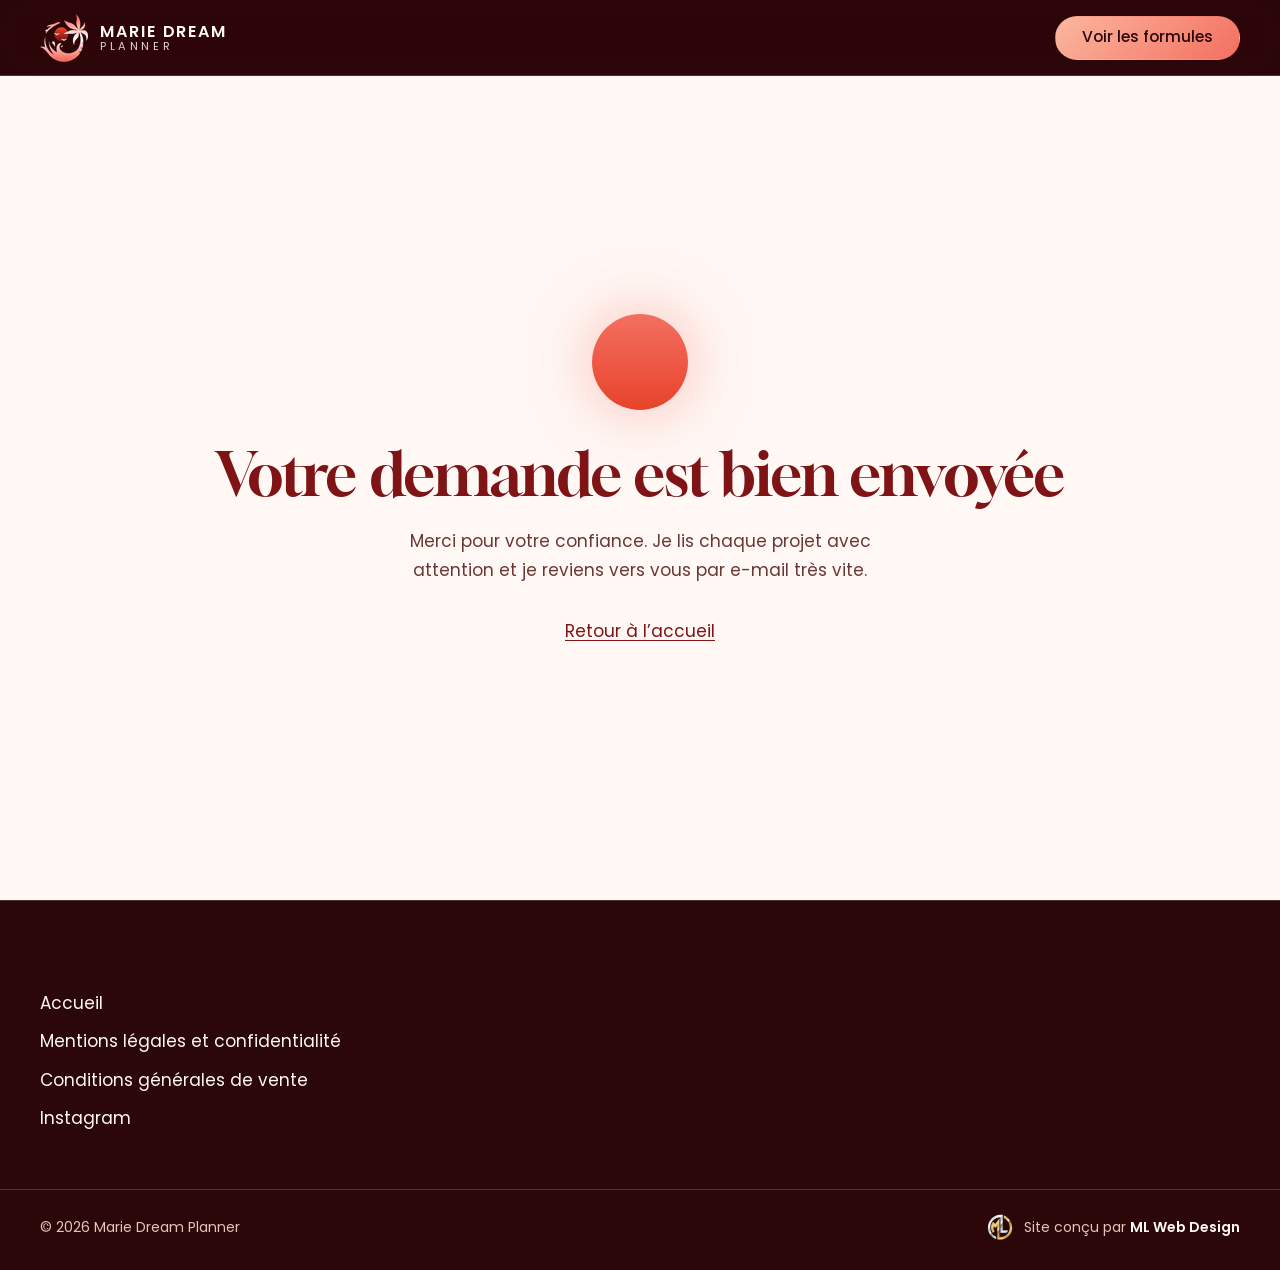
<file: merci.html>
<!DOCTYPE html>
<html lang="fr">
<head>
  <meta charset="utf-8">
  <meta name="viewport" content="width=device-width, initial-scale=1">
  <title>Merci | Marie Dream Planner</title>
  <meta name="description" content="Confirmation de votre demande auprès de Marie Dream Planner.">
  <meta name="robots" content="noindex, nofollow">
  <link rel="canonical" href="https://www.mariedreamplanner.fr/merci">
  <meta name="theme-color" content="#7e1416">
  <link rel="icon" href="/assets/icons/favicon.ico" sizes="48x48">
  <link rel="icon" href="/assets/icons/favicon-32.png" type="image/png" sizes="32x32">
  <link rel="apple-touch-icon" href="/assets/icons/apple-touch-icon.png">
  <link rel="stylesheet" href="/assets/css/styles.css">
  <script src="/assets/js/config.js" defer></script>
  <script src="/assets/js/main.js" defer></script>
</head>

<body class="page-simple">
  <a class="skip-link" href="#main">Aller au contenu</a>

  <header class="site-header" id="siteHeader" data-state="solid">
    <div class="site-header__inner container">
      <a class="brand" href="/" aria-label="Marie Dream Planner, retour à l’accueil">
        <picture><source type="image/webp" srcset="/assets/img/logo-emblem-48.webp 1x, /assets/img/logo-emblem-96.webp 2x"><img class="brand__emblem" src="/assets/img/logo-emblem-48.png" srcset="/assets/img/logo-emblem-96.png 2x" alt="" width="48" height="48"></picture>
        <span class="brand__name">Marie Dream <span class="brand__sub">Planner</span></span>
      </a>
      <a class="button button--sun primary-nav__cta" href="/#formules">Voir les formules</a>
    </div>
  </header>

  <main id="main" class="page-centered">
    <div>
      <div class="page-centered__sun" aria-hidden="true"></div>

      <!-- Shown after the quote form is sent (FormSubmit redirects here) -->
      <section aria-labelledby="thanksQuoteTitle">
        <h1 class="page-simple__title" id="thanksQuoteTitle">Votre demande est bien envoyée</h1>
        <p class="page-centered__text">Merci pour votre confiance. Je lis chaque projet avec attention et je reviens vers vous par e-mail très vite.</p>
      </section>

      <p class="page-centered__back"><a href="/">Retour à l’accueil</a></p>
    </div>
  </main>

  <footer class="site-footer">
    <div class="container">
      <nav class="site-footer__nav" aria-label="Liens du pied de page">
        <ul>
          <li><a href="/">Accueil</a></li>
          <li><a href="/mentions-legales">Mentions légales et confidentialité</a></li>
          <li><a href="/cgv">Conditions générales de vente</a></li>
          <li><a href="https://www.instagram.com/mariedreamplanner/" rel="noopener me" target="_blank">Instagram <span class="visually-hidden">(@mariedreamplanner, nouvel onglet)</span></a></li>
        </ul>
      </nav>
    </div>
    <div class="site-footer__bottom container">
      <p class="site-footer__copyright">© <span id="currentYear">2026</span> Marie Dream Planner</p>
      <p class="credit">
        <img class="credit__logo" src="/assets/img/ml-web-design.svg" alt="" width="28" height="27" loading="lazy">
        <span>Site conçu par <strong class="credit__name">ML Web Design</strong></span>
      </p>
    </div>
  </footer>
</body>
</html>
</file>
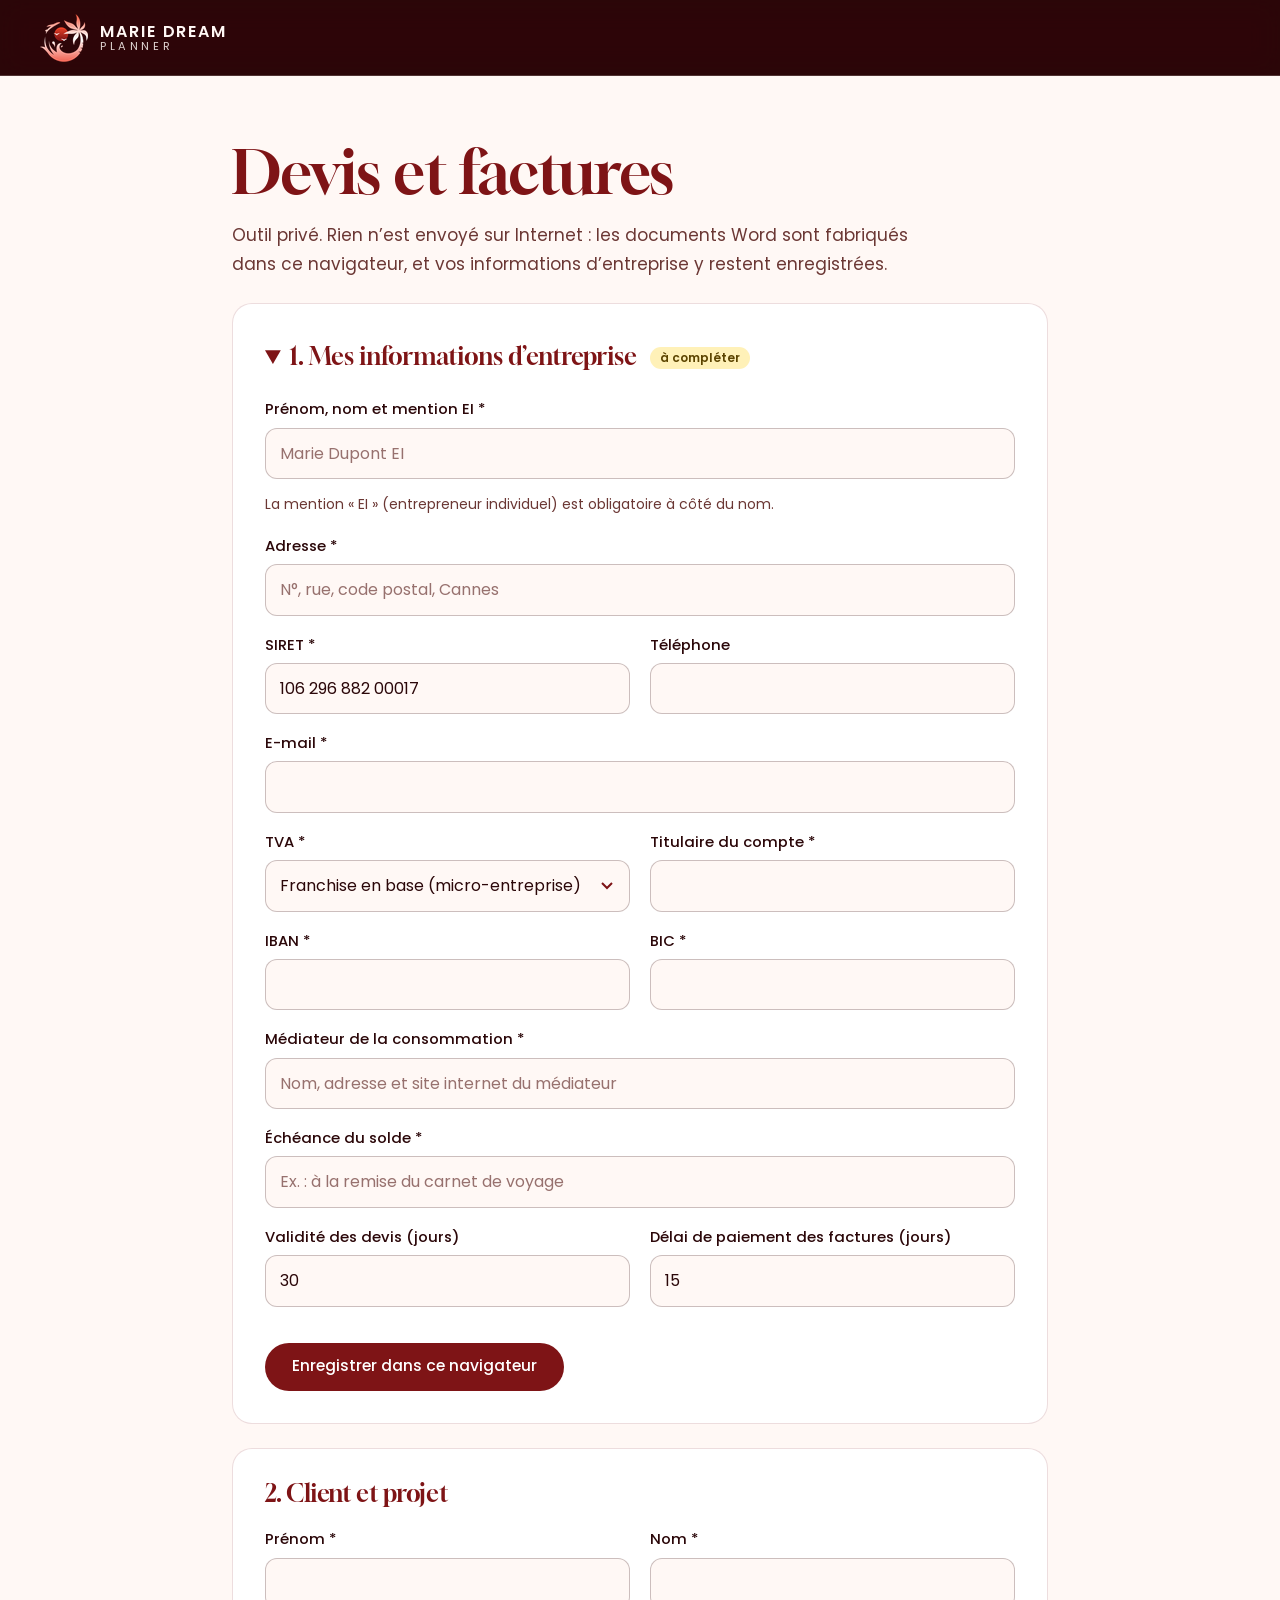
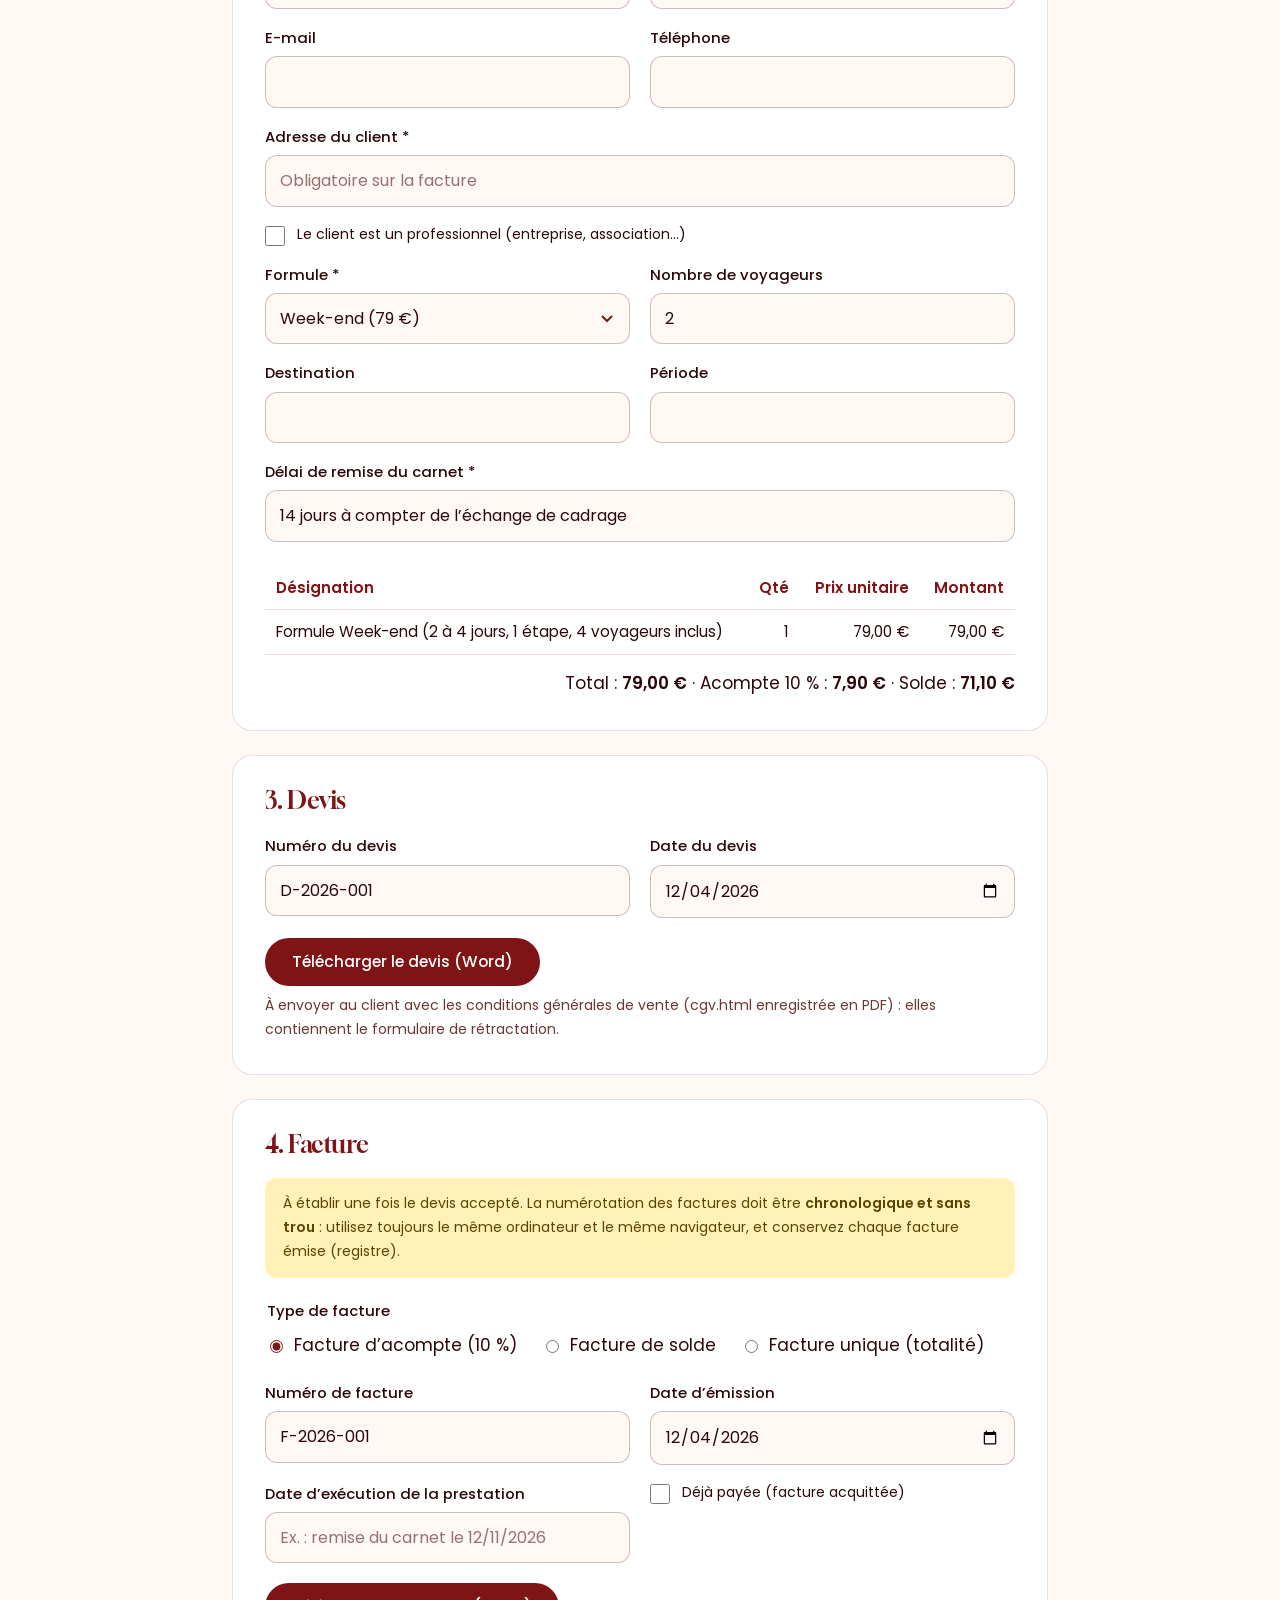
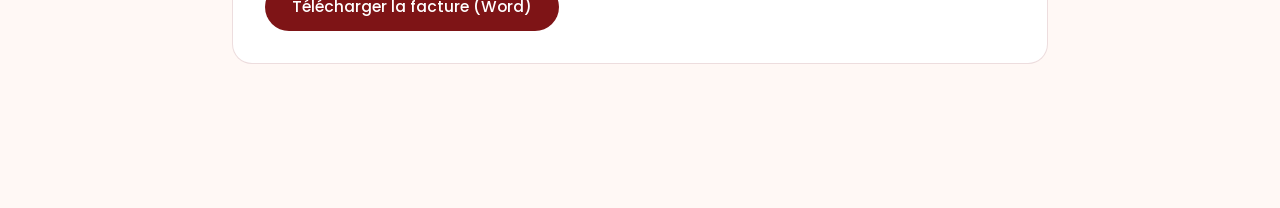
<file: outils/documents.html>
<!DOCTYPE html>
<html lang="fr">
<head>
  <!-- ==========================================================
       Outil privé de Marie : devis et factures Word pré-remplis.
       - Non indexé (noindex + robots.txt), non lié depuis le site.
       - Aucune donnée n'est envoyée : tout est calculé dans le navigateur.
       - Les informations de l'entreprise (dont l'IBAN) sont enregistrées
         uniquement dans ce navigateur (localStorage), jamais dans le code.
       - Les données d'une demande arrivent par le lien de l'e-mail, dans la
         partie après « # », qui n'est jamais transmise au serveur.
       ========================================================== -->
  <meta charset="utf-8">
  <meta name="viewport" content="width=device-width, initial-scale=1">
  <title>Devis et factures | Outil Marie Dream Planner</title>
  <meta name="robots" content="noindex, nofollow">
  <meta name="referrer" content="no-referrer">
  <meta name="theme-color" content="#7e1416">
  <link rel="icon" href="/assets/icons/favicon.ico" sizes="48x48">
  <link rel="stylesheet" href="/assets/css/styles.css">
  <link rel="stylesheet" href="/assets/css/tools.css">
  <script src="/assets/vendor/pizzip.min.js" defer></script>
  <script src="/assets/vendor/docxtemplater.min.js" defer></script>
  <script src="/assets/js/documents.js" defer></script>
</head>

<body class="page-simple">
  <a class="skip-link" href="#main">Aller au contenu</a>

  <header class="site-header" id="siteHeader" data-state="solid">
    <div class="site-header__inner container">
      <a class="brand" href="/" aria-label="Marie Dream Planner, retour au site">
        <img class="brand__emblem" src="/assets/img/logo-emblem-48.png" srcset="/assets/img/logo-emblem-96.png 2x" alt="" width="48" height="48">
        <span class="brand__name">Marie Dream <span class="brand__sub">Planner</span></span>
      </a>
    </div>
  </header>

  <main id="main" class="page-simple__main">
    <div class="container tool">
      <h1 class="page-simple__title">Devis et factures</h1>
      <p class="tool__intro">Outil privé. Rien n’est envoyé sur Internet : les documents Word sont fabriqués dans ce navigateur, et vos informations d’entreprise y restent enregistrées.</p>
      <p class="tool__notice" id="requestNotice" hidden>Les informations de la demande de <strong id="requestClientName"></strong> ont été reprises. Vérifiez-les et complétez l’adresse du client.</p>

      <!-- ===================== 1. MES INFORMATIONS ===================== -->
      <details class="tool__panel" id="settingsPanel">
        <summary class="tool__summary">1. Mes informations d’entreprise <span class="tool__badge" id="settingsBadge">à compléter</span></summary>
        <form class="tool__grid" id="settingsForm">
          <div class="form__field tool__wide">
            <label class="form__label" for="companyLegalName">Prénom, nom et mention EI *</label>
            <input type="text" class="form__input" id="companyLegalName" name="companyLegalName" required placeholder="Marie Dupont EI">
            <p class="tool__help">La mention « EI » (entrepreneur individuel) est obligatoire à côté du nom.</p>
          </div>
          <div class="form__field tool__wide">
            <label class="form__label" for="companyAddress">Adresse *</label>
            <input type="text" class="form__input" id="companyAddress" name="companyAddress" required placeholder="N°, rue, code postal, Cannes">
          </div>
          <div class="form__field">
            <label class="form__label" for="companySiret">SIRET *</label>
            <input type="text" class="form__input" id="companySiret" name="companySiret" required value="106 296 882 00017">
          </div>
          <div class="form__field">
            <label class="form__label" for="companyPhone">Téléphone</label>
            <input class="form__input" id="companyPhone" name="companyPhone" type="tel">
          </div>
          <div class="form__field tool__wide">
            <label class="form__label" for="companyEmail">E-mail *</label>
            <input class="form__input" id="companyEmail" name="companyEmail" type="email" required>
          </div>
          <div class="form__field">
            <label class="form__label" for="vatMode">TVA *</label>
            <select class="form__input form__select" id="vatMode" name="vatMode">
              <option value="franchise">Franchise en base (micro-entreprise)</option>
              <option value="liable">Assujettie à la TVA</option>
            </select>
          </div>
          <div class="form__field" data-show-when="liable">
            <label class="form__label" for="vatNumber">N° de TVA intracommunautaire</label>
            <input type="text" class="form__input" id="vatNumber" name="vatNumber" placeholder="FR…">
          </div>
          <div class="form__field" data-show-when="liable">
            <label class="form__label" for="vatRate">Taux de TVA (%)</label>
            <input class="form__input" id="vatRate" name="vatRate" type="number" min="0" max="100" step="0.1" value="20">
          </div>
          <div class="form__field">
            <label class="form__label" for="bankHolder">Titulaire du compte *</label>
            <input type="text" class="form__input" id="bankHolder" name="bankHolder" required>
          </div>
          <div class="form__field">
            <label class="form__label" for="iban">IBAN *</label>
            <input type="text" class="form__input" id="iban" name="iban" required autocomplete="off" spellcheck="false">
          </div>
          <div class="form__field">
            <label class="form__label" for="bic">BIC *</label>
            <input type="text" class="form__input" id="bic" name="bic" required autocomplete="off" spellcheck="false">
          </div>
          <div class="form__field tool__wide">
            <label class="form__label" for="mediator">Médiateur de la consommation *</label>
            <input type="text" class="form__input" id="mediator" name="mediator" required placeholder="Nom, adresse et site internet du médiateur">
          </div>
          <div class="form__field tool__wide">
            <label class="form__label" for="balanceTerms">Échéance du solde *</label>
            <input type="text" class="form__input" id="balanceTerms" name="balanceTerms" required placeholder="Ex. : à la remise du carnet de voyage">
          </div>
          <div class="form__field">
            <label class="form__label" for="quoteValidityDays">Validité des devis (jours)</label>
            <input class="form__input" id="quoteValidityDays" name="quoteValidityDays" type="number" min="1" value="30">
          </div>
          <div class="form__field">
            <label class="form__label" for="paymentDelayDays">Délai de paiement des factures (jours)</label>
            <input class="form__input" id="paymentDelayDays" name="paymentDelayDays" type="number" min="0" value="15">
          </div>
          <div class="tool__actions tool__wide">
            <button class="button button--primary" type="submit">Enregistrer dans ce navigateur</button>
            <p class="form__status" id="settingsStatus" role="status" aria-live="polite"></p>
          </div>
        </form>
      </details>

      <!-- ===================== 2. CLIENT ET PROJET ===================== -->
      <section class="tool__panel" aria-labelledby="clientTitle">
        <h2 class="tool__heading" id="clientTitle">2. Client et projet</h2>
        <div class="tool__grid" id="projectForm">
          <div class="form__field">
            <label class="form__label" for="clientFirstName">Prénom *</label>
            <input type="text" class="form__input" id="clientFirstName" required>
          </div>
          <div class="form__field">
            <label class="form__label" for="clientLastName">Nom *</label>
            <input type="text" class="form__input" id="clientLastName" required>
          </div>
          <div class="form__field">
            <label class="form__label" for="clientEmail">E-mail</label>
            <input class="form__input" id="clientEmail" type="email">
          </div>
          <div class="form__field">
            <label class="form__label" for="clientPhone">Téléphone</label>
            <input class="form__input" id="clientPhone" type="tel">
          </div>
          <div class="form__field tool__wide">
            <label class="form__label" for="clientAddress">Adresse du client *</label>
            <input type="text" class="form__input" id="clientAddress" required placeholder="Obligatoire sur la facture">
          </div>
          <div class="form__field form__field--checkbox tool__wide">
            <input class="form__checkbox" id="clientIsBusiness" type="checkbox">
            <label class="form__label form__label--inline" for="clientIsBusiness">Le client est un professionnel (entreprise, association…)</label>
          </div>
          <div class="form__field" data-show-when-business>
            <label class="form__label" for="clientCompany">Raison sociale</label>
            <input type="text" class="form__input" id="clientCompany">
          </div>
          <div class="form__field" data-show-when-business>
            <label class="form__label" for="clientSiren">SIREN du client</label>
            <input type="text" class="form__input" id="clientSiren" inputmode="numeric">
          </div>

          <div class="form__field">
            <label class="form__label" for="formula">Formule *</label>
            <select class="form__input form__select" id="formula">
              <option value="Week-end">Week-end (79 €)</option>
              <option value="Escapade">Escapade (169 €)</option>
              <option value="Évasion">Évasion (299 €)</option>
              <option value="EVJF / EVG">EVJF / EVG (sur devis)</option>
              <option value="Autre projet">Autre projet (sur devis)</option>
            </select>
          </div>
          <div class="form__field">
            <label class="form__label" for="travelers">Nombre de voyageurs</label>
            <input class="form__input" id="travelers" type="number" min="1" max="50" value="2">
          </div>
          <div class="form__field" data-show-when-custom>
            <label class="form__label" for="customPrice">Prix de la prestation (€) *</label>
            <input class="form__input" id="customPrice" type="number" min="0" step="0.01">
          </div>
          <div class="form__field">
            <label class="form__label" for="destination">Destination</label>
            <input type="text" class="form__input" id="destination">
          </div>
          <div class="form__field">
            <label class="form__label" for="travelPeriod">Période</label>
            <input type="text" class="form__input" id="travelPeriod">
          </div>
          <div class="form__field tool__wide">
            <label class="form__label" for="deliveryDelay">Délai de remise du carnet *</label>
            <input type="text" class="form__input" id="deliveryDelay" required value="14 jours à compter de l’échange de cadrage">
          </div>
          <div class="form__field tool__wide" id="clientMessageField" hidden>
            <label class="form__label" for="clientMessage">Message du client (pour mémoire, non repris dans les documents)</label>
            <textarea class="form__input form__textarea" id="clientMessage" readonly></textarea>
          </div>
        </div>

        <section class="tool__summary-box" tabindex="0" aria-label="Détail du prix, défilement horizontal" aria-live="polite">
          <table class="tool__table">
            <caption class="visually-hidden">Détail du prix</caption>
            <thead><tr><th scope="col">Désignation</th><th scope="col">Qté</th><th scope="col">Prix unitaire</th><th scope="col">Montant</th></tr></thead>
            <tbody id="linesBody"></tbody>
          </table>
          <p class="tool__totals">Total : <strong id="totalDisplay">—</strong> · Acompte 10 % : <strong id="depositDisplay">—</strong> · Solde : <strong id="balanceDisplay">—</strong></p>
        </section>
      </section>

      <!-- ===================== 3. DEVIS ===================== -->
      <section class="tool__panel" aria-labelledby="quoteTitle">
        <h2 class="tool__heading" id="quoteTitle">3. Devis</h2>
        <div class="tool__grid">
          <div class="form__field">
            <label class="form__label" for="quoteNumber">Numéro du devis</label>
            <input type="text" class="form__input" id="quoteNumber">
          </div>
          <div class="form__field">
            <label class="form__label" for="quoteDate">Date du devis</label>
            <input class="form__input" id="quoteDate" type="date">
          </div>
        </div>
        <div class="tool__actions">
          <button class="button button--primary" type="button" id="generateQuote">Télécharger le devis (Word)</button>
          <p class="form__status" id="quoteStatus" role="status" aria-live="polite"></p>
        </div>
        <p class="tool__help">À envoyer au client avec les conditions générales de vente (cgv.html enregistrée en PDF) : elles contiennent le formulaire de rétractation.</p>
      </section>

      <!-- ===================== 4. FACTURE ===================== -->
      <section class="tool__panel" aria-labelledby="invoiceTitle">
        <h2 class="tool__heading" id="invoiceTitle">4. Facture</h2>
        <p class="tool__warning">À établir une fois le devis accepté. La numérotation des factures doit être <strong>chronologique et sans trou</strong> : utilisez toujours le même ordinateur et le même navigateur, et conservez chaque facture émise (registre).</p>
        <fieldset class="tool__choices">
          <legend class="form__label">Type de facture</legend>
          <label><input type="radio" name="invoiceType" value="deposit" checked> Facture d’acompte (10 %)</label>
          <label><input type="radio" name="invoiceType" value="balance"> Facture de solde</label>
          <label><input type="radio" name="invoiceType" value="single"> Facture unique (totalité)</label>
        </fieldset>
        <div class="tool__grid">
          <div class="form__field">
            <label class="form__label" for="invoiceNumber">Numéro de facture</label>
            <input type="text" class="form__input" id="invoiceNumber">
          </div>
          <div class="form__field">
            <label class="form__label" for="invoiceDate">Date d’émission</label>
            <input class="form__input" id="invoiceDate" type="date">
          </div>
          <div class="form__field" data-show-when-invoice="balance">
            <label class="form__label" for="depositInvoiceNumber">N° de la facture d’acompte</label>
            <input type="text" class="form__input" id="depositInvoiceNumber" placeholder="F-2026-…">
          </div>
          <div class="form__field">
            <label class="form__label" for="serviceDate">Date d’exécution de la prestation</label>
            <input type="text" class="form__input" id="serviceDate" placeholder="Ex. : remise du carnet le 12/11/2026">
          </div>
          <div class="form__field form__field--checkbox">
            <input class="form__checkbox" id="isPaid" type="checkbox">
            <label class="form__label form__label--inline" for="isPaid">Déjà payée (facture acquittée)</label>
          </div>
          <div class="form__field" data-show-when-paid>
            <label class="form__label" for="paidDate">Date du paiement</label>
            <input class="form__input" id="paidDate" type="date">
          </div>
        </div>
        <div class="tool__actions">
          <button class="button button--primary" type="button" id="generateInvoice">Télécharger la facture (Word)</button>
          <p class="form__status" id="invoiceStatus" role="status" aria-live="polite"></p>
        </div>
      </section>
    </div>
  </main>
</body>
</html>
</file>
<file: assets/css/styles.css>
/* ==========================================================================
   Marie Dream Planner — Main stylesheet
   --------------------------------------------------------------------------
   Naming: BEM (block__element--modifier) for classes, is-/has- prefixes for
   states set by JavaScript, camelCase for ids used by JavaScript.

   Art direction: the logo's setting sun. Immersive sections in night garnet
   (hero, quote, footer), light sections for reading. Motion is deliberately
   rare: the hero intro, the steps plane, the continents marquee, and
   interaction feedback.

   Contents
   1.  Self-hosted fonts
   2.  Design tokens
   3.  Base & light reset
   4.  Utilities
   5.  Buttons
   6.  Header & navigation
   7.  Hero (video sun disc)
   8.  Continents marquee
   9.  Generic sections
   10. Introduction & split of responsibilities
   11. Steps & flight line
   12. Formulas
   13. About
   14. FAQ
   15. Quote & forms
   16. Footer, newsletter & credit
   17. Secondary pages (legal, terms, thank you, 404)
   18. Animations & motion preferences
   ========================================================================== */

/* 1. Self-hosted fonts -----------------------------------------------------
   Served from the site's own domain (GDPR), Latin subset only. */
@font-face {
  font-family: Gloock;
  src: url("../fonts/gloock-latin-400-normal.woff2") format("woff2");
  font-weight: 400;
  font-style: normal;
  font-display: swap;
  unicode-range: U+0000-00FF, U+0131, U+0152-0153, U+02BB-02BC, U+02C6, U+02DA, U+02DC, U+0304, U+0308, U+0329, U+2000-206F, U+20AC, U+2122, U+2191, U+2193, U+2212, U+2215, U+FEFF, U+FFFD;
}

@font-face {
  font-family: Poppins;
  src: url("../fonts/poppins-latin-400-normal.woff2") format("woff2");
  font-weight: 400;
  font-style: normal;
  font-display: swap;
  unicode-range: U+0000-00FF, U+0131, U+0152-0153, U+02BB-02BC, U+02C6, U+02DA, U+02DC, U+0304, U+0308, U+0329, U+2000-206F, U+20AC, U+2122, U+2191, U+2193, U+2212, U+2215, U+FEFF, U+FFFD;
}

@font-face {
  font-family: Poppins;
  src: url("../fonts/poppins-latin-500-normal.woff2") format("woff2");
  font-weight: 500;
  font-style: normal;
  font-display: swap;
  unicode-range: U+0000-00FF, U+0131, U+0152-0153, U+02BB-02BC, U+02C6, U+02DA, U+02DC, U+0304, U+0308, U+0329, U+2000-206F, U+20AC, U+2122, U+2191, U+2193, U+2212, U+2215, U+FEFF, U+FFFD;
}

@font-face {
  font-family: Poppins;
  src: url("../fonts/poppins-latin-600-normal.woff2") format("woff2");
  font-weight: 600;
  font-style: normal;
  font-display: swap;
  unicode-range: U+0000-00FF, U+0131, U+0152-0153, U+02BB-02BC, U+02C6, U+02DA, U+02DC, U+0304, U+0308, U+0329, U+2000-206F, U+20AC, U+2122, U+2191, U+2193, U+2212, U+2215, U+FEFF, U+FFFD;
}

/* 2. Design tokens ---------------------------------------------------------- */
:root {
  /* Colors: from night garnet to low evening light.
     The RGB channels are the single source of each brand color, also used
     for translucent variants, e.g. rgb(var(--rgb-garnet) / 30%). */
  --rgb-night: 43 7 9;              /* #2b0709 */
  --rgb-garnet: 126 20 22;          /* #7e1416 */
  --rgb-coral: 243 111 96;          /* #f36f60 */
  --rgb-peach: 251 183 159;         /* #fbb79f */
  --rgb-shell: 255 248 245;         /* #fff8f5 */
  --rgb-ink-soft: 107 55 52;        /* #6b3734 */
  --rgb-on-dark-soft: 233 194 184;  /* #e9c2b8 */
  --color-night: rgb(var(--rgb-night));             /* immersive sections, main text */
  --color-night-soft: #3d0b0e;                      /* surfaces on night background */
  --color-garnet: rgb(var(--rgb-garnet));           /* brand color (logo background) */
  --color-sun: #e8432a;                             /* logo sun: details, gauges */
  --color-coral: rgb(var(--rgb-coral));             /* logo gradient */
  --color-peach: rgb(var(--rgb-peach));             /* low light, text on night background */
  --color-blush: #fce6e0;                           /* section backgrounds */
  --color-shell: rgb(var(--rgb-shell));             /* page background */
  --color-white: #fff;
  --color-ink: var(--color-night);
  --color-ink-soft: rgb(var(--rgb-ink-soft));       /* secondary text (9:1 contrast) */
  --color-on-dark-soft: rgb(var(--rgb-on-dark-soft)); /* secondary text on night background */
  --color-line: rgb(var(--rgb-garnet) / 14%);
  --color-line-light: rgb(var(--rgb-shell) / 18%);
  --color-success: #2f6b3a;
  --color-error: #b4321c;                           /* darkened sun red: contrast ≥ 4.5:1 on white */
  --gradient-sun: linear-gradient(135deg, var(--color-peach) 0%, var(--color-coral) 100%);

  /* Typography */
  --font-display: "Gloock", "Georgia", "Times New Roman", serif;
  --font-body: "Poppins", "Segoe UI", system-ui, -apple-system, sans-serif;
  --text-sm: 0.875rem;
  --text-base: 1.0625rem;
  --text-lg: 1.1875rem;
  --text-h3: 1.625rem;
  --text-h2: clamp(2.25rem, 1.4rem + 3vw, 3.75rem);
  --text-h1: clamp(2.75rem, 1.4rem + 4.6vw, 5.25rem);

  /* Spacing, shapes, motion */
  --space-section: clamp(5rem, 3rem + 8vw, 9rem);
  --container-width: 76rem;
  --container-padding: clamp(1.25rem, 4vw, 2.5rem);
  --radius-media: 1.75rem;        /* photos and large surfaces */
  --radius-card: 1.25rem;
  --radius-field: 0.75rem;
  --radius-pill: 999px;
  --header-height: 4.75rem;
  --ease-out: cubic-bezier(0.22, 1, 0.36, 1);
  --focus-color: var(--color-garnet);

  color-scheme: light;
}

/* 3. Base & light reset ----------------------------------------------------- */
*,
*::before,
*::after {
  box-sizing: border-box;
}

html {
  -webkit-text-size-adjust: 100%;
  text-size-adjust: 100%;
  scroll-padding-top: calc(var(--header-height) + 1rem);
}

body {
  margin: 0;
  background: var(--color-shell);
  color: var(--color-ink);
  font-family: var(--font-body);
  font-size: var(--text-base);
  line-height: 1.7;
  -webkit-font-smoothing: antialiased;
  text-rendering: optimizelegibility;
}

body.is-menu-open {
  overflow: hidden;
}

h1,
h2,
h3 {
  margin: 0;
  font-family: var(--font-display);
  font-weight: 400;
  line-height: 1.08;
  letter-spacing: -0.015em;
  text-wrap: balance;
}

p {
  margin: 0;
  text-wrap: pretty;
}

img,
svg,
video,
picture {
  display: block;
  max-width: 100%;
}

a {
  color: var(--color-garnet);
  text-decoration-thickness: 1px;
  text-underline-offset: 0.2em;
}

a:hover {
  color: var(--color-sun);
}

:focus-visible {
  outline: 3px solid var(--focus-color);
  outline-offset: 3px;
  border-radius: 4px;
}

::selection {
  background: var(--color-peach);
  color: var(--color-night);
}

/* 4. Utilities -------------------------------------------------------------- */
.container {
  width: 100%;
  max-width: calc(var(--container-width) + 2 * var(--container-padding));
  margin-inline: auto;
  padding-inline: var(--container-padding);
}

.visually-hidden {
  position: absolute !important;
  width: 1px;
  height: 1px;
  padding: 0;
  margin: -1px;
  overflow: hidden;
  clip: rect(0 0 0 0);
  white-space: nowrap;
  border: 0;
}

.skip-link {
  position: absolute;
  top: 0.75rem;
  left: 0.75rem;
  z-index: 100;
  padding: 0.75rem 1.25rem;
  border-radius: var(--radius-pill);
  background: var(--color-white);
  color: var(--color-garnet);
  font-weight: 600;
  transform: translateY(-200%);
}

.skip-link:focus {
  transform: none;
}

/* On dark backgrounds, the focus ring turns peach */
.hero,
.quote,
.site-footer,
.site-header,
.roles__card--marie {
  --focus-color: var(--color-peach);
}

/* 5. Buttons ---------------------------------------------------------------- */
.button {
  display: inline-flex;
  align-items: center;
  justify-content: center;
  gap: 0.5rem;
  min-height: 3rem;
  padding: 0.75rem 1.625rem;
  border: 1px solid transparent;
  border-radius: var(--radius-pill);
  font-family: var(--font-body);
  font-size: 0.975rem;
  font-weight: 500;
  line-height: 1.2;
  text-align: center;
  text-decoration: none;
  cursor: pointer;
  transition: background-color 0.25s ease, color 0.25s ease, border-color 0.25s ease,
    box-shadow 0.3s var(--ease-out), transform 0.3s var(--ease-out);
}

.button:active {
  transform: scale(0.98);
}

.button--primary {
  background: var(--color-garnet);
  color: var(--color-white);
}

.button--primary:hover {
  background: var(--color-night);
  color: var(--color-white);
}

/* "Sun" button: logo gradient, night garnet text (contrast ≥ 6:1) */
.button--sun {
  background: var(--gradient-sun);
  color: var(--color-night);
  box-shadow: 0 0 0 0 rgb(var(--rgb-coral) / 0%);
}

.button--sun:hover {
  color: var(--color-night);
  box-shadow: 0 0.5rem 1.75rem -0.5rem rgb(var(--rgb-coral) / 75%);
  transform: translateY(-1px);
}

.button--ghost {
  border-color: rgb(var(--rgb-shell) / 50%);
  background: transparent;
  color: var(--color-shell);
}

.button--ghost:hover {
  border-color: var(--color-shell);
  background: rgb(var(--rgb-shell) / 8%);
  color: var(--color-white);
}

.button[aria-busy="true"] {
  cursor: progress;
  opacity: 0.7;
}

/* 6. Header & navigation ---------------------------------------------------- */
.site-header {
  position: fixed;
  inset: 0 0 auto;
  z-index: 50;
  height: var(--header-height);
  color: var(--color-shell);
  border-bottom: 1px solid transparent;
  transition: border-color 0.4s ease;
}

/* Frosted glass once the hero is left (state set by JavaScript).
   IMPORTANT: the effect lives on a pseudo-element, not on the header itself.
   A backdrop-filter on .site-header would make it the containing block of
   its position: fixed descendants, and the full-screen mobile menu would be
   clipped to the header's height. */
.site-header::before {
  content: "";
  position: absolute;
  inset: 0;
  z-index: -1;
  background: rgb(var(--rgb-night) / 78%);
  -webkit-backdrop-filter: blur(14px) saturate(140%);
  backdrop-filter: blur(14px) saturate(140%);
  opacity: 0;
  transition: opacity 0.4s ease;
}

.site-header[data-state="solid"],
.is-menu-open .site-header {
  border-bottom-color: var(--color-line-light);
}

.site-header[data-state="solid"]::before,
.is-menu-open .site-header::before {
  opacity: 1;
}

.is-menu-open .site-header::before {
  background: var(--color-night);
}

.site-header__inner {
  display: flex;
  align-items: center;
  justify-content: space-between;
  height: 100%;
  gap: 1.5rem;
}

.brand {
  display: inline-flex;
  align-items: center;
  gap: 0.75rem;
  color: inherit;
  text-decoration: none;
}

.brand:hover {
  color: inherit;
}

.brand__emblem {
  width: 3rem;
  height: 3rem;
}

.brand__name {
  display: flex;
  flex-direction: column;
  font-size: 1rem;
  font-weight: 600;
  line-height: 1.1;
  letter-spacing: 0.12em;
  text-transform: uppercase; /* matches the logo lettering */
  white-space: nowrap;
}

.brand__sub {
  font-size: 0.7rem;
  font-weight: 400;
  letter-spacing: 0.32em;
  opacity: 0.85;
}

.primary-nav__list {
  display: flex;
  align-items: center;
  gap: clamp(1rem, 2.5vw, 2.25rem);
  margin: 0;
  padding: 0;
  list-style: none;
}

.primary-nav__link {
  position: relative;
  color: inherit;
  font-size: 0.95rem;
  font-weight: 500;
  text-decoration: none;
}

.primary-nav__link::after {
  content: "";
  position: absolute;
  left: 0;
  right: 0;
  bottom: -0.35rem;
  height: 2px;
  border-radius: 2px;
  background: var(--gradient-sun);
  transform: scaleX(0);
  transform-origin: left;
  transition: transform 0.35s var(--ease-out);
}

.primary-nav__link:hover,
.primary-nav__link.is-active {
  color: inherit;
}

.primary-nav__link:hover::after,
.primary-nav__link.is-active::after {
  transform: scaleX(1);
}

.primary-nav__cta {
  min-height: 2.75rem;
  padding-block: 0.6rem;
}

.nav-toggle {
  display: none;
  position: relative;
  width: 2.75rem;
  height: 2.75rem;
  padding: 0;
  border: 0;
  background: transparent;
  color: inherit;
  cursor: pointer;
}

.nav-toggle__bar,
.nav-toggle__bar::before,
.nav-toggle__bar::after {
  position: absolute;
  left: 50%;
  width: 1.5rem;
  height: 2px;
  border-radius: 2px;
  background: currentcolor;
  transition: transform 0.3s var(--ease-out), background-color 0.2s ease;
}

.nav-toggle__bar {
  top: 50%;
  transform: translate(-50%, -50%);
}

.nav-toggle__bar::before,
.nav-toggle__bar::after {
  content: "";
  transform: translateX(-50%);
}

.nav-toggle__bar::before { top: -7px; }
.nav-toggle__bar::after { top: 7px; }

.nav-toggle[aria-expanded="true"] .nav-toggle__bar {
  background: transparent;
}

.nav-toggle[aria-expanded="true"] .nav-toggle__bar::before {
  transform: translate(-50%, 7px) rotate(45deg);
}

.nav-toggle[aria-expanded="true"] .nav-toggle__bar::after {
  transform: translate(-50%, -7px) rotate(-45deg);
}

@media (max-width: 56.24em) {
  .nav-toggle {
    display: block;
  }

  .primary-nav {
    position: fixed;
    inset: var(--header-height) 0 0;
    padding: 2.5rem var(--container-padding);
    background: var(--color-night);
    overflow-y: auto;
    visibility: hidden;
    opacity: 0;
    transition: opacity 0.3s ease, visibility 0s linear 0.3s;
  }

  .primary-nav.is-open {
    visibility: visible;
    opacity: 1;
    transition: opacity 0.3s ease;
  }

  .primary-nav__list {
    flex-direction: column;
    align-items: flex-start;
    gap: 1.5rem;
  }

  .primary-nav__link {
    font-family: var(--font-display);
    font-size: 2.25rem;
    font-weight: 400;
  }

  .primary-nav__cta {
    margin-top: 1rem;
  }
}

/* 7. Hero: video sun disc --------------------------------------------------
   Night garnet background, coral glow behind the disc, light film grain. */
.hero {
  position: relative;
  display: flex;
  flex-direction: column;
  min-height: 100vh;
  min-height: 100svh;
  overflow: hidden;
  color: var(--color-shell);
  background:
    radial-gradient(ellipse 55% 60% at 72% 48%, rgb(var(--rgb-coral) / 38%) 0%, rgb(var(--rgb-garnet) / 15%) 45%, transparent 70%),
    linear-gradient(180deg, var(--color-night) 0%, #3a0a0d 62%, var(--color-garnet) 100%);
  isolation: isolate;
}

/* Grain (SVG noise): gives texture to flat colors */
.hero::before {
  content: "";
  position: absolute;
  inset: 0;
  z-index: -1;
  background-image: url("data:image/svg+xml,%3Csvg xmlns='http://www.w3.org/2000/svg' width='160' height='160'%3E%3Cfilter id='n'%3E%3CfeTurbulence type='fractalNoise' baseFrequency='.9' numOctaves='2' stitchTiles='stitch'/%3E%3C/filter%3E%3Crect width='100%25' height='100%25' filter='url(%23n)' opacity='.55'/%3E%3C/svg%3E");
  opacity: 0.06; /* no blend mode: a static layer, cheap to composite */
  pointer-events: none;
}

.hero__inner {
  display: grid;
  flex: 1;
  align-items: center;
  gap: clamp(2rem, 5vw, 4rem);
  padding-top: calc(var(--header-height) + clamp(1.5rem, 5vh, 3rem));
  padding-bottom: clamp(2rem, 6vh, 4rem);
}

.hero__title {
  font-size: var(--text-h1);
  line-height: 0.96;
  letter-spacing: -0.025em;
}

/* One visual line per title segment.
   No mask (overflow: hidden): a janky animation on mobile, or Safari, showed
   lines cut in half and clipped descenders. */
.hero__line {
  display: block;
}

.hero__line > span {
  display: block;
  white-space: nowrap; /* one visual line = one title line */
}

.hero__lead {
  max-width: 34rem;
  margin-top: 1.75rem;
  font-size: clamp(1rem, 0.92rem + 0.4vw, 1.175rem);
  line-height: 1.65;
  color: var(--color-on-dark-soft);
}

.hero__actions {
  display: flex;
  flex-wrap: wrap;
  gap: 0.875rem;
  margin-top: 2.25rem;
}

.hero__sun {
  position: relative;
  justify-self: center;
  width: min(78vw, 32rem);
}

.hero__disc {
  position: relative;
  isolation: isolate; /* own layer: stable video rendering during the animation */
  aspect-ratio: 1;
  overflow: hidden;
  border-radius: 50%;
  background: var(--gradient-sun);
  box-shadow:
    0 0 0 1px rgb(var(--rgb-peach) / 35%),
    0 0 0 0.875rem rgb(var(--rgb-peach) / 6%),
    0 0 8rem 1rem rgb(var(--rgb-coral) / 35%);
}

.hero__poster,
.hero__video {
  position: absolute;
  inset: 0;
  width: 100%;
  height: 100%;
  object-fit: cover;

  /* Circular clip carried by the media itself: reliable in Safari, where the
     parent's overflow + border-radius does not always clip an animated video */
  border-radius: 50%;
  clip-path: circle(50% at 50% 50%);
}

/* The video fades in over the poster as soon as it plays */
.hero__video {
  opacity: 0;
  transition: opacity 0.9s ease;
}

.hero__disc.is-playing .hero__video {
  opacity: 1;
}

/* Pause/play button: required for videos lasting more than 5 s (WCAG 2.2.2) */
.hero__video-toggle {
  position: absolute;
  left: 8%;
  bottom: 8%;
  display: grid;
  place-items: center;
  width: 2.75rem;
  height: 2.75rem;
  padding: 0;
  border: 1px solid rgb(var(--rgb-shell) / 45%);
  border-radius: 50%;
  background: rgb(var(--rgb-night) / 55%);
  color: var(--color-shell);
  -webkit-backdrop-filter: blur(8px);
  backdrop-filter: blur(8px);
  cursor: pointer;
  transition: background-color 0.25s ease;
}

.hero__video-toggle[hidden] {
  display: none;
}

.hero__video-toggle:hover {
  background: rgb(var(--rgb-night) / 80%);
}

/* Pause (two bars) / play (triangle) icon drawn in CSS */
.hero__video-icon {
  width: 0.75rem;
  height: 0.875rem;
  border-left: 3px solid currentcolor;
  border-right: 3px solid currentcolor;
}

.hero__video-toggle[data-state="paused"] .hero__video-icon {
  width: 0;
  height: 0;
  margin-left: 0.2rem;
  border-top: 0.45rem solid transparent;
  border-bottom: 0.45rem solid transparent;
  border-left: 0.75rem solid currentcolor;
  border-right: 0;
}

@media (min-width: 56.25em) {
  .hero__inner {
    grid-template-columns: 1.1fr 0.9fr;
  }

  .hero__sun {
    width: min(40vw, 64svh, 34rem);
    justify-self: end;
  }
}

@media (max-width: 56.24em) {
  /* On mobile, the sun sits above the title */
  .hero__sun {
    order: -1;
    width: min(60vw, 17rem, 34svh);
  }

  .hero__inner {
    align-content: center;
  }
}

/* 8. Continents marquee (decorative) ---------------------------------------- */
.marquee {
  position: relative;
  overflow: hidden;
  border-top: 1px solid var(--color-line-light); /* the horizon line */
  padding-block: 1.1rem;
  -webkit-mask-image: linear-gradient(90deg, transparent, #000 10%, #000 90%, transparent);
  mask-image: linear-gradient(90deg, transparent, #000 10%, #000 90%, transparent);
}

.marquee__track {
  display: flex;
  width: max-content; /* duplicated content: a -50% shift loops seamlessly */
  font-family: var(--font-display);
  font-size: clamp(1.25rem, 1rem + 1vw, 1.75rem);
  color: rgb(var(--rgb-peach) / 75%);
}

.marquee__track span {
  display: inline-flex;
  align-items: center;
  gap: 3rem;
  padding-right: 3rem; /* spacing carried by each item: 20 identical units */
}

/* Small sun between two continents */
.marquee__track span::after {
  content: "";
  width: 0.5rem;
  height: 0.5rem;
  border-radius: 50%;
  background: var(--color-sun);
}

/* 9. Generic sections ------------------------------------------------------- */
.section {
  padding-block: var(--space-section);
}

.section__title {
  font-size: var(--text-h2);
  color: var(--color-garnet);
}

.section__head {
  display: grid;
  gap: 1.25rem;
  max-width: 44rem;
}

.section__lead {
  max-width: 40rem;
  margin-top: 1.25rem;
  font-size: var(--text-lg);
  color: var(--color-ink-soft);
}

.section__head .section__lead {
  margin-top: 0;
}

.prose {
  max-width: 38rem;
}

.prose p + p {
  margin-top: 1.1em;
}

/* 10. Introduction & split of responsibilities ------------------------------ */
.intro__grid {
  display: grid;
  gap: 3rem;
}

.intro__body .prose {
  margin-top: 1.75rem;
}

.roles {
  display: grid;
  gap: 1rem;
  align-content: start;
}

.roles__card {
  padding: clamp(1.5rem, 3vw, 2.25rem);
  border-radius: var(--radius-card);
}

.roles__card--marie {
  background: var(--color-garnet);
  color: var(--color-shell);
}

.roles__card--you {
  background: var(--color-blush);
}

.roles__title {
  font-size: 1.5rem;
}

.roles__list {
  display: grid;
  gap: 0.6rem;
  margin: 1.25rem 0 0;
  padding: 0;
  list-style: none;
}

.roles__list li {
  position: relative;
  padding-left: 1.75rem;
}

/* Check mark drawn in CSS */
.roles__list li::before {
  content: "";
  position: absolute;
  top: 0.45em;
  left: 0.1rem;
  width: 0.7rem;
  height: 0.4rem;
  border-left: 2px solid currentcolor;
  border-bottom: 2px solid currentcolor;
  transform: rotate(-45deg);
}

.roles__card--marie .roles__list li::before {
  color: var(--color-peach);
}

.roles__card--you .roles__list li::before {
  color: var(--color-sun);
}

.intro__goal {
  max-width: 30ch;
  margin-top: clamp(3.5rem, 7vw, 6rem);
  font-family: var(--font-display);
  font-size: clamp(1.75rem, 1.2rem + 2.2vw, 3rem);
  line-height: 1.18;
  letter-spacing: -0.015em;
  color: var(--color-garnet);
}

@media (min-width: 56.25em) {
  .intro__grid {
    grid-template-columns: 7fr 5fr;
    gap: clamp(3rem, 6vw, 6rem);
    align-items: end;
  }
}

/* 11. Steps & flight line --------------------------------------------------- */
.steps {
  background: var(--color-blush);
}

.steps__route {
  --dot-size: 3.25rem;

  position: relative;
  margin-top: 3.5rem;
}

/* Straight dotted line: fallback without JavaScript.
   With JavaScript, main.js replaces it with arcs between the dots
   (SVG layer .steps__flight). */
.steps__route::before {
  content: "";
  position: absolute;
  top: calc(var(--dot-size) / 2);
  bottom: calc(var(--dot-size) / 2);
  left: calc(var(--dot-size) / 2);
  border-left: 2px dashed rgb(var(--rgb-garnet) / 30%);
}

.steps__route.has-flight-path::before {
  display: none;
}

/* Flight paths layer (arcs), under the dots */
.steps__flight {
  position: absolute;
  inset: 0;
  z-index: 0;
  width: 100%;
  height: 100%;
  overflow: visible;
  pointer-events: none;
}

.steps__flight-dash {
  fill: none;
  stroke: rgb(var(--rgb-garnet) / 30%);
  stroke-width: 2;
  stroke-dasharray: 2 7;
  stroke-linecap: round;
}

/* Trail left by the plane (length driven by main.js) */
.steps__flight-trail {
  fill: none;
  stroke: var(--color-coral);
  stroke-width: 2.5;
  stroke-linecap: round;
}

/* Plane: position, heading, altitude (scale) and shadow computed on every frame */
.steps__plane {
  position: absolute;
  top: 0;
  left: 0;
  z-index: 2;
  width: 1.75rem;
  height: 1.75rem;
  fill: var(--color-sun);
  opacity: 0;
  transform-origin: 50% 50%;
  transition: opacity 0.35s ease;
  will-change: transform;
}

.steps__plane.is-visible {
  opacity: 1;
}

.steps__list {
  position: relative;
  display: grid;
  gap: 2.5rem;
  margin: 0;
  padding: 0;
  list-style: none;
  counter-reset: stepCounter;
}

.step {
  position: relative;
  padding-left: calc(var(--dot-size) + 1.25rem);
  counter-increment: stepCounter;
}

.step::before {
  content: counter(stepCounter);
  position: absolute;
  top: 0;
  left: 0;
  z-index: 1;
  display: grid;
  place-items: center;
  width: var(--dot-size);
  height: var(--dot-size);
  border: 1px solid var(--color-garnet);
  border-radius: 50%;
  background: var(--color-shell);
  font-family: var(--font-display);
  font-size: 1.375rem;
  color: var(--color-garnet);
  transition: background-color 0.5s ease, color 0.5s ease;
}

/* Landing ripple around the dot */
.step::after {
  content: "";
  position: absolute;
  top: 0;
  left: 0;
  width: var(--dot-size);
  height: var(--dot-size);
  border: 2px solid var(--color-coral);
  border-radius: 50%;
  opacity: 0;
  pointer-events: none;
}

.step.is-reached::before {
  background: var(--color-garnet);
  color: var(--color-shell);
}

.step__title {
  font-size: 1.375rem;
  line-height: 1.25;
  color: var(--color-garnet);
}

.step__text {
  margin-top: 0.5rem;
  color: var(--color-ink-soft);
}

@media (min-width: 56.25em) {
  .steps__route::before {
    bottom: auto;
    right: calc(var(--dot-size) / 2);
    border-left: 0;
    border-top: 2px dashed rgb(var(--rgb-garnet) / 30%);
  }

  .steps__list {
    grid-template-columns: repeat(4, 1fr);
    gap: 2rem;
  }

  .step {
    padding-left: 0;
    padding-top: calc(var(--dot-size) + 1.5rem);
  }
}

/* 12. Formulas -------------------------------------------------------------- */
.formulas__grid {
  display: grid;
  gap: 1.75rem;
  margin-top: 3.5rem;
}

.offer {
  display: flex;
  flex-direction: column;
  overflow: hidden;
  border: 1px solid var(--color-line);
  border-radius: var(--radius-media);
  background: var(--color-white);
}

.offer__media {
  position: relative;
  margin: 0;
  aspect-ratio: 4 / 3;
  overflow: hidden;
  background: var(--gradient-sun);
}

/* Warm veil at the bottom of the photo: blends any photo into the palette */
.offer__media::after {
  content: "";
  position: absolute;
  inset: 0;
  background: linear-gradient(180deg, transparent 55%, rgb(var(--rgb-garnet) / 28%) 100%);
  pointer-events: none;
}

.offer__media img {
  width: 100%;
  height: 100%;
  object-fit: cover;
  transition: transform 1.2s var(--ease-out);
}

.offer:hover .offer__media img {
  transform: scale(1.045);
}

.offer__body {
  display: flex;
  flex: 1;
  flex-direction: column;
  padding: 1.75rem 1.75rem 2rem;
}

.offer__title {
  font-size: 2.125rem;
  color: var(--color-garnet);
}

.offer__duration {
  margin-top: 0.25rem;
  font-weight: 500;
  color: var(--color-ink-soft);
}

/* Duration gauge: 1-to-30-day scale, segment = covered range */
.offer__range {
  position: relative;
  height: 0.375rem;
  margin: 1.25rem 0 1.5rem;
  border-radius: var(--radius-pill);
  background: var(--color-line);
}

.offer__range::before,
.offer__range::after {
  position: absolute;
  top: 0.65rem;
  font-size: 0.75rem;
  color: var(--color-ink-soft);
}

.offer__range::before {
  content: "1 j";
  left: 0;
}

.offer__range::after {
  content: "30 j";
  right: 0;
}

.offer__range-fill {
  position: absolute;
  top: 0;
  bottom: 0;
  border-radius: inherit;
  background: linear-gradient(90deg, var(--color-coral), var(--color-sun));
}

/* (days − 1) / 29: 2–4 days, 5–15 days, 15–30 days */
.offer__range--short .offer__range-fill {
  left: 3.45%;
  width: 6.9%;
}

.offer__range--medium .offer__range-fill {
  left: 13.8%;
  width: 34.5%;
}

.offer__range--long .offer__range-fill {
  left: 48.3%;
  width: 51.7%;
}

.offer__features {
  display: grid;
  gap: 0.5rem;
  margin: 0.75rem 0 0;
  padding: 0;
  list-style: none;
}

.offer__features li {
  position: relative;
  padding-left: 1.5rem;
}

/* stylelint-disable-next-line no-descending-specificity -- different BEM block from .roles__list, never the same element */
.offer__features li::before {
  content: "";
  position: absolute;
  top: 0.62em;
  left: 0.15rem;
  width: 0.5rem;
  height: 0.5rem;
  border-radius: 50%;
  background: var(--color-sun);
}

.offer__price {
  display: flex;
  flex-wrap: wrap;
  align-items: baseline;
  gap: 0.25rem 0.75rem;
  margin-top: auto;
  padding-top: 2rem;
}

.offer__amount {
  font-family: var(--font-display);
  font-size: 3rem;
  line-height: 1;
  color: var(--color-garnet);
}

.offer__extra {
  font-size: var(--text-sm);
  color: var(--color-ink-soft);
}

/* Optional add-on, shown under the price */
.offer__option {
  margin-top: 0.75rem;
  font-size: var(--text-sm);
  line-height: 1.5;
  color: var(--color-ink-soft);
}

.offer__option-tag {
  display: inline-block;
  margin-right: 0.35rem;
  padding: 0.1rem 0.55rem;
  border-radius: var(--radius-pill);
  background: var(--color-blush);
  font-size: 0.75rem;
  font-weight: 600;
  letter-spacing: 0.04em;
  text-transform: uppercase;
  color: var(--color-garnet);
}

.offer__cta {
  width: 100%;
  margin-top: 1.25rem;
}

.formulas__notes {
  display: grid;
  gap: 0.75rem;
  max-width: 46rem;
  margin-top: 3rem;
  color: var(--color-ink-soft);
}

.formulas__custom {
  font-weight: 500;
  color: var(--color-ink);
}

.formulas__secure {
  font-size: var(--text-sm);
}

@media (min-width: 56.25em) {
  /* Three identical cards of equal height: prices and buttons aligned */
  .formulas__grid {
    grid-template-columns: repeat(3, 1fr);
    align-items: stretch;
  }
}

/* 13. About ----------------------------------------------------------------- */
.about {
  overflow: hidden; /* the portrait's decorative sun may overflow */
  overflow: clip;
  background: var(--color-blush);
}

.about__grid {
  display: grid;
  gap: 3rem;
  align-items: center;
}

.about__portrait {
  position: relative;
  width: 100%;
  max-width: 26rem;
  margin: 0 auto;
}

.about__portrait::before {
  content: "";
  position: absolute;
  top: -1.5rem;
  right: -1.5rem;
  width: 42%;
  aspect-ratio: 1;
  border-radius: 50%;
  background: linear-gradient(180deg, var(--color-coral) 0%, var(--color-sun) 100%);
}

/* stylelint-disable-next-line no-descending-specificity -- different BEM block from .offer__media, never the same element */
.about__portrait img {
  position: relative;
  width: 100%;
  height: auto;
  border-radius: 50% 50% var(--radius-media) var(--radius-media) / 40% 40% var(--radius-media) var(--radius-media);
}

.about__body .prose {
  margin-top: 1.75rem;
}

.about__signature {
  margin-top: 1.75rem;
  font-family: var(--font-display);
  font-size: 2.5rem;
  color: var(--color-garnet);
}

@media (min-width: 56.25em) {
  .about__grid {
    grid-template-columns: 5fr 7fr;
    gap: clamp(3rem, 7vw, 6rem);
  }

  .about__portrait {
    margin: 0;
  }
}

/* 14. FAQ ------------------------------------------------------------------- */
.faq__grid {
  display: grid;
  gap: 2.5rem;
}

.faq__list {
  border-top: 1px solid var(--color-line);
}

.faq__item {
  border-bottom: 1px solid var(--color-line);
}

.faq__question {
  position: relative;
  padding: 1.5rem 3.5rem 1.5rem 0;
  font-weight: 500;
  font-size: 1.0625rem;
  list-style: none;
  cursor: pointer;
  transition: color 0.2s ease;
}

.faq__question::-webkit-details-marker {
  display: none;
}

/* + / − badge */
.faq__question::before {
  content: "";
  position: absolute;
  top: 50%;
  right: 0;
  width: 2.25rem;
  height: 2.25rem;
  border: 1px solid var(--color-line);
  border-radius: 50%;
  transform: translateY(-50%);
  transition: background-color 0.3s ease, border-color 0.3s ease;
}

.faq__question::after {
  content: "";
  position: absolute;
  top: 50%;
  right: 0.75rem;
  width: 0.75rem;
  height: 0.75rem;
  background:
    linear-gradient(currentcolor, currentcolor) center / 100% 2px no-repeat,
    linear-gradient(currentcolor, currentcolor) center / 2px 100% no-repeat;
  color: var(--color-garnet);
  transform: translateY(-50%);
  transition: transform 0.35s var(--ease-out);
}

.faq__item[open] .faq__question::before {
  border-color: var(--color-garnet);
  background: var(--color-garnet);
}

.faq__item[open] .faq__question::after {
  color: var(--color-shell);
  transform: translateY(-50%) rotate(45deg);
}

.faq__question:hover {
  color: var(--color-garnet);
}

.faq__answer {
  padding: 0 3.5rem 1.5rem 0;
  color: var(--color-ink-soft);
}

/* Animated opening (supporting browsers; others open instantly) */
@supports (interpolate-size: allow-keywords) {
  .faq__item {
    interpolate-size: allow-keywords;
  }

  .faq__item::details-content {
    height: 0;
    overflow: clip;
    transition: height 0.4s var(--ease-out), content-visibility 0.4s allow-discrete;
  }

  .faq__item[open]::details-content {
    height: auto;
  }
}

@media (min-width: 56.25em) {
  .faq__grid {
    grid-template-columns: 4fr 8fr;
    gap: clamp(3rem, 6vw, 6rem);
    align-items: start;
  }

  .faq__intro {
    position: sticky;
    top: calc(var(--header-height) + 2rem);
  }
}

/* 15. Quote & forms --------------------------------------------------------- */
.quote {
  position: relative;
  background:
    radial-gradient(ellipse 50% 60% at 15% 20%, rgb(var(--rgb-coral) / 22%), transparent 70%),
    var(--color-night);
  color: var(--color-shell);
}

.quote .section__title {
  color: var(--color-shell);
}

.quote .section__lead,
.quote__hint {
  color: var(--color-on-dark-soft);
}

.quote__hint {
  margin-top: 1.25rem;
  font-size: var(--text-sm);
}

.quote__grid {
  display: grid;
  gap: 2.5rem;
}

.form {
  --focus-color: var(--color-garnet);

  display: grid;
  gap: 1.25rem;
  padding: clamp(1.5rem, 4vw, 2.75rem);
  border-radius: var(--radius-media);
  background: var(--color-white);
  color: var(--color-ink);
  box-shadow: 0 2rem 5rem -2rem rgb(0 0 0 / 50%);
}

.form__row {
  display: grid;
  gap: 1.25rem;
}

.form__field {
  display: grid;
  gap: 0.375rem;
  align-content: start;
}

.form__label {
  font-size: 0.925rem;
  font-weight: 500;
}

/* Optional add-on group (WhatsApp assistance) */
.form__option {
  display: grid;
  gap: 1rem;
  min-width: 0;
  margin: 0;
  padding: 1rem 1.25rem 1.25rem;
  border: 1px solid var(--color-line);
  border-radius: var(--radius-field);
}

.form__option-legend {
  padding: 0 0.4rem;
}

.form__option-days[hidden] {
  display: none;
}

.form__optional {
  font-weight: 400;
  color: var(--color-ink-soft);
}

.form__input {
  width: 100%;
  min-width: 0;
  min-height: 3rem;
  padding: 0.7rem 0.9rem;
  border: 1px solid rgb(var(--rgb-night) / 24%);
  border-radius: var(--radius-field);
  background: var(--color-shell);
  color: var(--color-ink);
  font: inherit;
  font-size: 1rem; /* ≥ 16px: prevents automatic zoom on iOS */
  transition: border-color 0.2s ease, background-color 0.2s ease, box-shadow 0.2s ease;
}

.form__input::placeholder {
  color: rgb(var(--rgb-ink-soft) / 70%);
}

.form__input:hover {
  border-color: rgb(var(--rgb-night) / 45%);
}

.form__input:focus-visible {
  border-color: var(--color-garnet);
  background: var(--color-white);
  outline-offset: 1px;
}

.form__input[aria-invalid="true"] {
  border-color: var(--color-sun);
  background: #fff4f1;
}

.form__select {
  appearance: none;
  padding-right: 2.5rem;
  background-image: url("data:image/svg+xml,%3Csvg xmlns='http://www.w3.org/2000/svg' width='12' height='8' viewBox='0 0 12 8'%3E%3Cpath d='M1 1l5 5 5-5' fill='none' stroke='%237e1416' stroke-width='2'/%3E%3C/svg%3E");
  background-repeat: no-repeat;
  background-position: right 1rem center;
}

.form__textarea {
  min-height: 9rem;
  resize: vertical;
}

.form__field--checkbox {
  grid-template-columns: auto 1fr;
  column-gap: 0.75rem;
  align-items: start;
}

.form__checkbox {
  width: 1.25rem;
  height: 1.25rem;
  margin: 0.2rem 0 0;
  accent-color: var(--color-garnet);
}

.form__label--inline {
  font-weight: 400;
  font-size: var(--text-sm);
  line-height: 1.6;
}

.form__error {
  font-size: var(--text-sm);
  font-weight: 500;
  color: var(--color-error);
}

.form__field--checkbox .form__error {
  grid-column: 2;
}

.form__submit {
  justify-self: start;
}

.form__status {
  font-weight: 500;
}

.form__status[data-status="success"] {
  color: var(--color-success);
}

.form__status[data-status="error"] {
  color: var(--color-error);
}

/* Empty message regions take no space */
.form__error:empty,
.form__status:empty {
  display: none;
}

.form__honeypot {
  position: absolute;
  left: -9999px;
  width: 1px;
  height: 1px;
  opacity: 0;
}

@media (min-width: 40em) {
  .form__row {
    grid-template-columns: 1fr 1fr;
  }
}

@media (min-width: 56.25em) {
  .quote__grid {
    grid-template-columns: 4fr 8fr;
    gap: 4rem;
    align-items: start;
  }

  .quote__intro {
    position: sticky;
    top: calc(var(--header-height) + 2rem);
  }
}

/* 16. Footer, newsletter & credit ------------------------------------------- */
.site-footer {
  padding-block: clamp(3.5rem, 7vw, 5.5rem) 1.75rem;
  border-top: 1px solid var(--color-line-light);
  background: var(--color-night);
  color: var(--color-on-dark-soft);
}

.site-footer a {
  color: var(--color-shell);
}

.site-footer a:hover {
  color: var(--color-peach);
}

.site-footer__grid {
  display: grid;
  grid-template-columns: minmax(0, 1fr);
  gap: 3rem;
}

.newsletter__title {
  font-size: clamp(2rem, 1.4rem + 2vw, 2.75rem);
  color: var(--color-shell);
}

.newsletter__text {
  max-width: 30rem;
  margin-top: 0.75rem;
}

.newsletter__form {
  position: relative;
  margin-top: 1.5rem;
}

.newsletter__field {
  display: flex;
  max-width: 30rem;
  padding: 0.3rem;
  border: 1px solid rgb(var(--rgb-shell) / 35%);
  border-radius: var(--radius-pill);
  background: rgb(var(--rgb-shell) / 6%);
  transition: border-color 0.2s ease;
}

.newsletter__field:focus-within {
  border-color: var(--color-peach);
}

.newsletter__input {
  flex: 1;
  min-width: 0;
  padding: 0 1rem;
  border: 0;
  background: transparent;
  color: var(--color-shell);
  font: inherit;
  font-size: 1rem;
}

.newsletter__input::placeholder {
  color: rgb(var(--rgb-on-dark-soft) / 80%);
}

.newsletter__input:focus-visible {
  outline: none; /* the ring is drawn by .newsletter__field:focus-within */
}

.newsletter__submit {
  flex-shrink: 0;
  min-height: 2.75rem;
}

.newsletter__consent {
  display: flex;
  gap: 0.6rem;
  align-items: flex-start;
  max-width: 30rem;
  margin-top: 0.875rem;
  font-size: var(--text-sm);
}

.newsletter__consent .form__checkbox {
  margin-top: 0.15rem;
  accent-color: var(--color-coral);
}

.newsletter__status {
  margin-top: 0.75rem;
  font-weight: 500;
  color: var(--color-shell);
}

.newsletter__status:empty {
  display: none;
}

.site-footer__emblem {
  width: 4rem;
  height: 4rem;
}

.site-footer__name {
  margin-top: 0.75rem;
  font-weight: 600;
  letter-spacing: 0.12em;
  text-transform: uppercase;
  color: var(--color-shell);
}

.site-footer__tagline {
  font-size: var(--text-sm);
}

.site-footer__nav ul {
  display: grid;
  gap: 0.6rem;
  margin: 0;
  padding: 0;
  list-style: none;
}

/* stylelint-disable-next-line no-descending-specificity -- only sets text-decoration; .site-footer a:hover only sets color */
.site-footer__nav a {
  text-decoration: none;
}

.site-footer__nav a:hover {
  text-decoration: underline;
}

.site-footer__bottom {
  display: flex;
  flex-wrap: wrap;
  align-items: center;
  justify-content: space-between;
  gap: 1rem;
  margin-top: 3.5rem;
  padding-top: 1.5rem;
  border-top: 1px solid var(--color-line-light);
  font-size: var(--text-sm);
}

/* Design credit: ML Web Design */
.credit {
  display: inline-flex;
  align-items: center;
  gap: 0.6rem;
  margin: 0;
  color: var(--color-on-dark-soft);
  text-decoration: none;
}

.credit__logo {
  width: 1.75rem;
  height: auto;
}

.credit__name {
  font-weight: 600;
  color: var(--color-shell);
}

a.credit:hover .credit__name {
  color: var(--color-peach);
}

@media (min-width: 56.25em) {
  .site-footer__grid {
    grid-template-columns: minmax(0, 6fr) minmax(0, 3fr) minmax(0, 3fr);
    align-items: start;
  }
}

/* 17. Secondary pages ------------------------------------------------------- */
.page-simple .site-header {
  background: var(--color-night);
}

.page-simple__main {
  padding: calc(var(--header-height) + 4rem) 0 var(--space-section);
}

.page-simple__title {
  font-size: var(--text-h2);
  color: var(--color-garnet);
}

.legal {
  max-width: 46rem;
}

.legal h2 {
  margin-top: 3rem;
  font-size: 1.75rem;
  color: var(--color-garnet);
}

.legal h3 {
  margin-top: 1.75rem;
  font-family: var(--font-body);
  font-size: 1.0625rem;
  font-weight: 600;
}

/* stylelint-disable-next-line no-descending-specificity -- .legal (legal pages) and .prose (home page) never share a page */
.legal p,
.legal ul {
  margin-top: 0.75rem;
}

.legal .todo {
  padding: 0 0.3em;
  border-radius: 4px;
  background: #fff1b8;
  color: #5c4400;
}

.legal__toc {
  margin-top: 2rem;
  padding: 1.25rem 1.5rem;
  border: 1px solid var(--color-line);
  border-radius: var(--radius-field);
  background: var(--color-white);
}

.legal__toc ol {
  margin: 0;
  padding-left: 1.25rem;
  columns: 2 16rem;
  column-gap: 2rem;
}

.legal__table-wrap {
  margin-top: 1rem;
  overflow-x: auto;
}

.legal__table {
  width: 100%;
  min-width: 34rem;
  border-collapse: collapse;
  font-size: 0.95rem;
}

.legal__table th,
.legal__table td {
  padding: 0.6rem 0.75rem;
  border-bottom: 1px solid var(--color-line);
  text-align: left;
}

.legal__table thead th {
  color: var(--color-garnet);
  font-weight: 600;
}

.legal__form {
  margin-top: 1rem;
  padding: 1.25rem 1.5rem;
  border: 1px dashed var(--color-garnet);
  border-radius: var(--radius-field);
  background: var(--color-white);
}

.page-centered {
  display: grid;
  place-items: center;
  min-height: 100svh;
  padding: calc(var(--header-height) + 2rem) var(--container-padding) 3rem;
  text-align: center;
}

.page-centered__sun {
  width: 6rem;
  height: 6rem;
  margin: 0 auto 2rem;
  border-radius: 50%;
  background: linear-gradient(180deg, var(--color-coral) 0%, var(--color-sun) 100%);
  box-shadow: 0 0 4rem rgb(var(--rgb-coral) / 45%);
}

.page-centered__text {
  max-width: 34rem;
  margin: 1.25rem auto 2rem;
  color: var(--color-ink-soft);
}

.page-centered__back {
  margin-top: 1.5rem;
}

@media (max-width: 29.99em) {
  .page-simple .primary-nav__cta {
    display: none;
  }
}

/* 18. Animations ------------------------------------------------------------
   All gated behind "prefers-reduced-motion: no-preference".
   Hero animations are pure CSS (no flash while waiting for JavaScript);
   only the steps flight is driven by main.js. */
@media (prefers-reduced-motion: no-preference) {
  html {
    scroll-behavior: smooth;
  }

  /* Hero: the title rises line by line, then the sun rises */
  .hero__line > span {
    animation: lineRise 0.9s var(--ease-out) both;
  }

  .hero__line:nth-child(2) > span { animation-delay: 0.08s; }
  .hero__line:nth-child(3) > span { animation-delay: 0.16s; }
  .hero__line:nth-child(4) > span { animation-delay: 0.24s; }

  .hero__lead,
  .hero__actions {
    animation: fadeUp 0.9s var(--ease-out) 0.45s both;
  }

  .hero__sun {
    animation: sunRise 1.8s var(--ease-out) 0.2s both;
  }

  .marquee {
    animation: fadeIn 1.2s ease 0.9s both;
  }

  /* Marquee: slow continuous scroll, paused on hover */
  .marquee__track {
    animation: marqueeScroll 48s linear infinite;
  }

  .marquee:hover .marquee__track {
    animation-play-state: paused;
  }

  /* Steps: ripple when the plane lands (flight driven by main.js) */
  .step.is-reached::after {
    animation: dotRipple 0.8s ease-out;
  }
}

/* Without animation: the dots are filled straight away */
@media (prefers-reduced-motion: reduce) {
  .step::before {
    background: var(--color-garnet);
    color: var(--color-shell);
  }
}

/* Fade + slight rise: the line stays whole at every moment */
@keyframes lineRise {
  from {
    opacity: 0;
    transform: translateY(0.4em);
  }

  to {
    opacity: 1;
    transform: translateY(0);
  }
}

@keyframes fadeUp {
  from {
    opacity: 0;
    transform: translateY(1rem);
  }

  to {
    opacity: 1;
    transform: translateY(0);
  }
}

/* Translation only (no scaling): cheaper while the video starts */
@keyframes sunRise {
  from {
    opacity: 0;
    transform: translateY(12%);
  }

  to {
    opacity: 1;
    transform: translateY(0);
  }
}

@keyframes fadeIn {
  from { opacity: 0; }
  to { opacity: 1; }
}

@keyframes dotRipple {
  from {
    opacity: 0.9;
    transform: scale(1);
  }

  to {
    opacity: 0;
    transform: scale(1.75);
  }
}

@keyframes marqueeScroll {
  from { transform: translateX(0); }
  to { transform: translateX(-50%); }
}

.legal__table-wrap:focus-visible {
  outline-offset: 2px;
}
</file>
<file: assets/css/tools.css>
/* ==========================================================================
   Marie Dream Planner — Styles de l'outil privé « Devis et factures »
   Chargé uniquement par /outils/documents.html, en complément de styles.css.
   ========================================================================== */

.tool {
  max-width: 56rem;
}

.tool__intro {
  max-width: 44rem;
  margin-top: 1rem;
  color: var(--color-ink-soft);
}

.tool__notice,
.tool__warning {
  margin-top: 1.25rem;
  padding: 0.9rem 1.1rem;
  border-radius: var(--radius-field);
  font-size: var(--text-sm);
}

.tool__notice {
  background: #e7f3e9;
  color: #1f4d29;
}

.tool__warning {
  background: #fff1b8;
  color: #5c4400;
}

.tool__panel {
  margin-top: 1.5rem;
  padding: clamp(1.25rem, 3vw, 2rem);
  border: 1px solid var(--color-line);
  border-radius: var(--radius-card);
  background: var(--color-white);
}

.tool__heading,
.tool__summary {
  font-family: var(--font-display);
  font-size: 1.5rem;
  color: var(--color-garnet);
}

.tool__summary {
  cursor: pointer;
}

.tool__badge {
  margin-left: 0.5rem;
  padding: 0.15rem 0.6rem;
  border-radius: var(--radius-pill);
  font-family: var(--font-body);
  font-size: 0.75rem;
  font-weight: 600;
  vertical-align: middle;
  background: #fff1b8;
  color: #5c4400;
}

.tool__badge[data-state="done"] {
  background: #e7f3e9;
  color: #1f4d29;
}

.tool__grid {
  display: grid;
  gap: 1rem 1.25rem;
  margin-top: 1.25rem;
}

.tool__help {
  margin-top: 0.5rem;
  font-size: var(--text-sm);
  color: var(--color-ink-soft);
}

.tool__actions {
  display: flex;
  flex-wrap: wrap;
  align-items: center;
  gap: 1rem;
  margin-top: 1.25rem;
}

.tool__choices {
  display: flex;
  flex-wrap: wrap;
  gap: 0.5rem 1.5rem;
  margin: 1.25rem 0 0;
  padding: 0;
  border: 0;
}

.tool__choices legend {
  width: 100%;
  margin-bottom: 0.5rem;
}

.tool__choices label {
  display: inline-flex;
  gap: 0.5rem;
  align-items: center;
  cursor: pointer;
}

.tool__choices input {
  accent-color: var(--color-garnet);
}

.tool__summary-box {
  margin-top: 1.5rem;
  overflow-x: auto;
}

.tool__table {
  width: 100%;
  min-width: 30rem;
  border-collapse: collapse;
  font-size: 0.95rem;
}

.tool__table th,
.tool__table td {
  padding: 0.55rem 0.7rem;
  border-bottom: 1px solid var(--color-line);
  text-align: left;
}

.tool__table th {
  font-weight: 600;
  color: var(--color-garnet);
}

.tool__table td:nth-child(n + 2),
.tool__table th:nth-child(n + 2) {
  text-align: right;
}

.tool__totals {
  margin-top: 0.875rem;
  text-align: right;
}

/* Le masquage par l'attribut hidden doit l'emporter sur display: grid */
.tool [hidden] {
  display: none !important;
}

@media (min-width: 40em) {
  .tool__grid {
    grid-template-columns: 1fr 1fr;
  }

  .tool__wide {
    grid-column: 1 / -1;
  }
}
</file>
